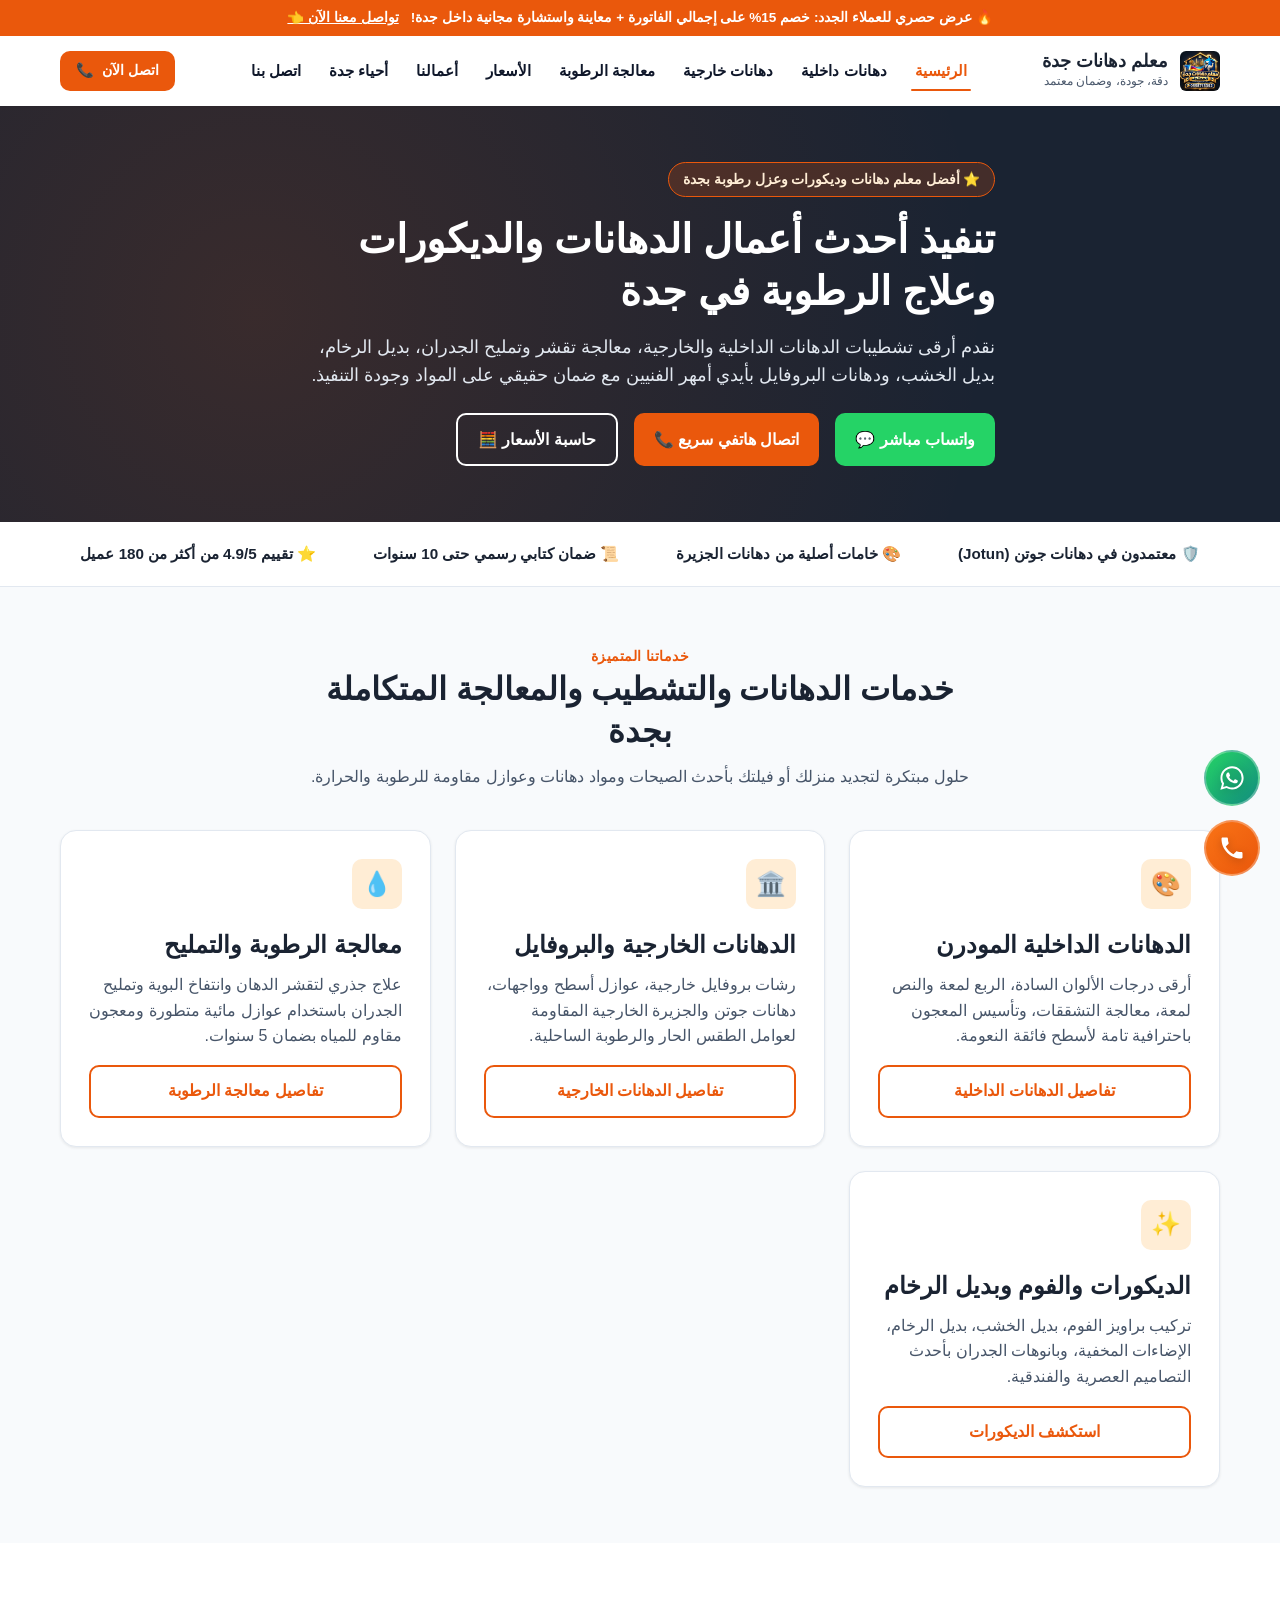
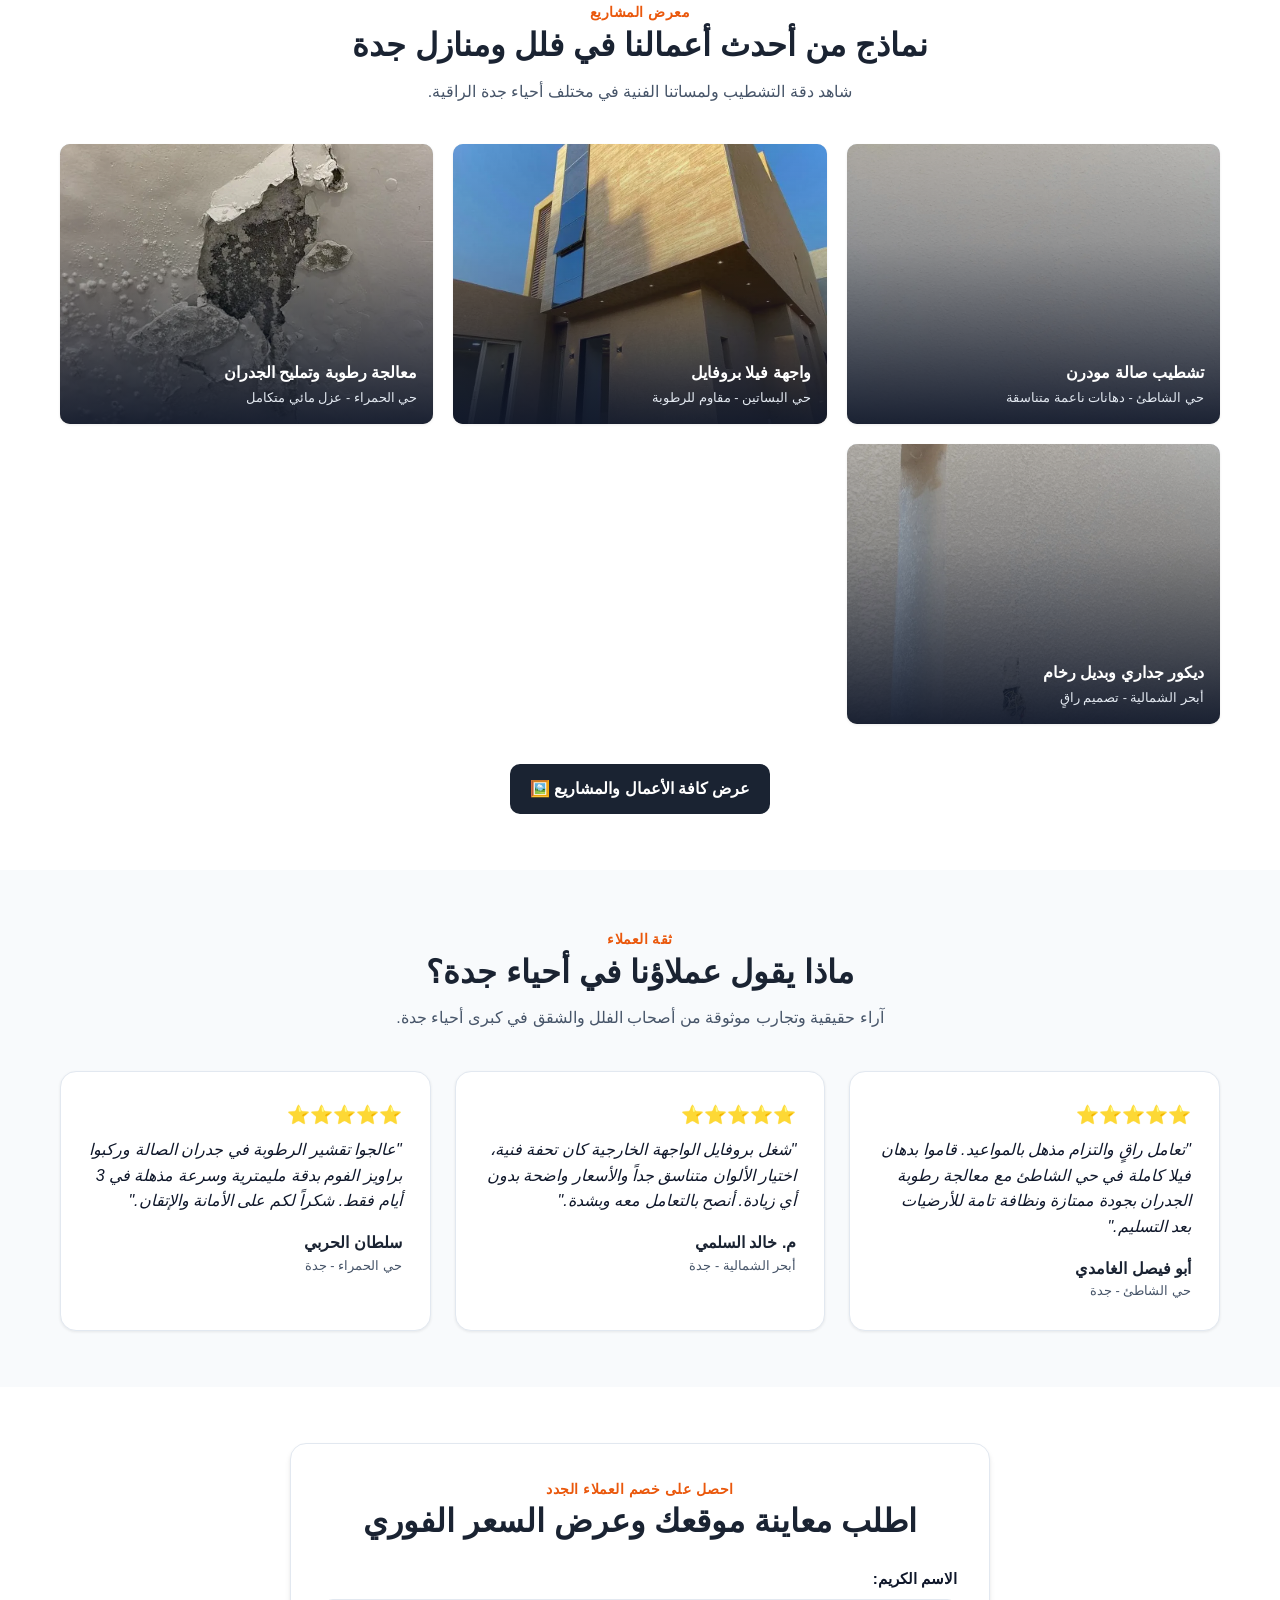
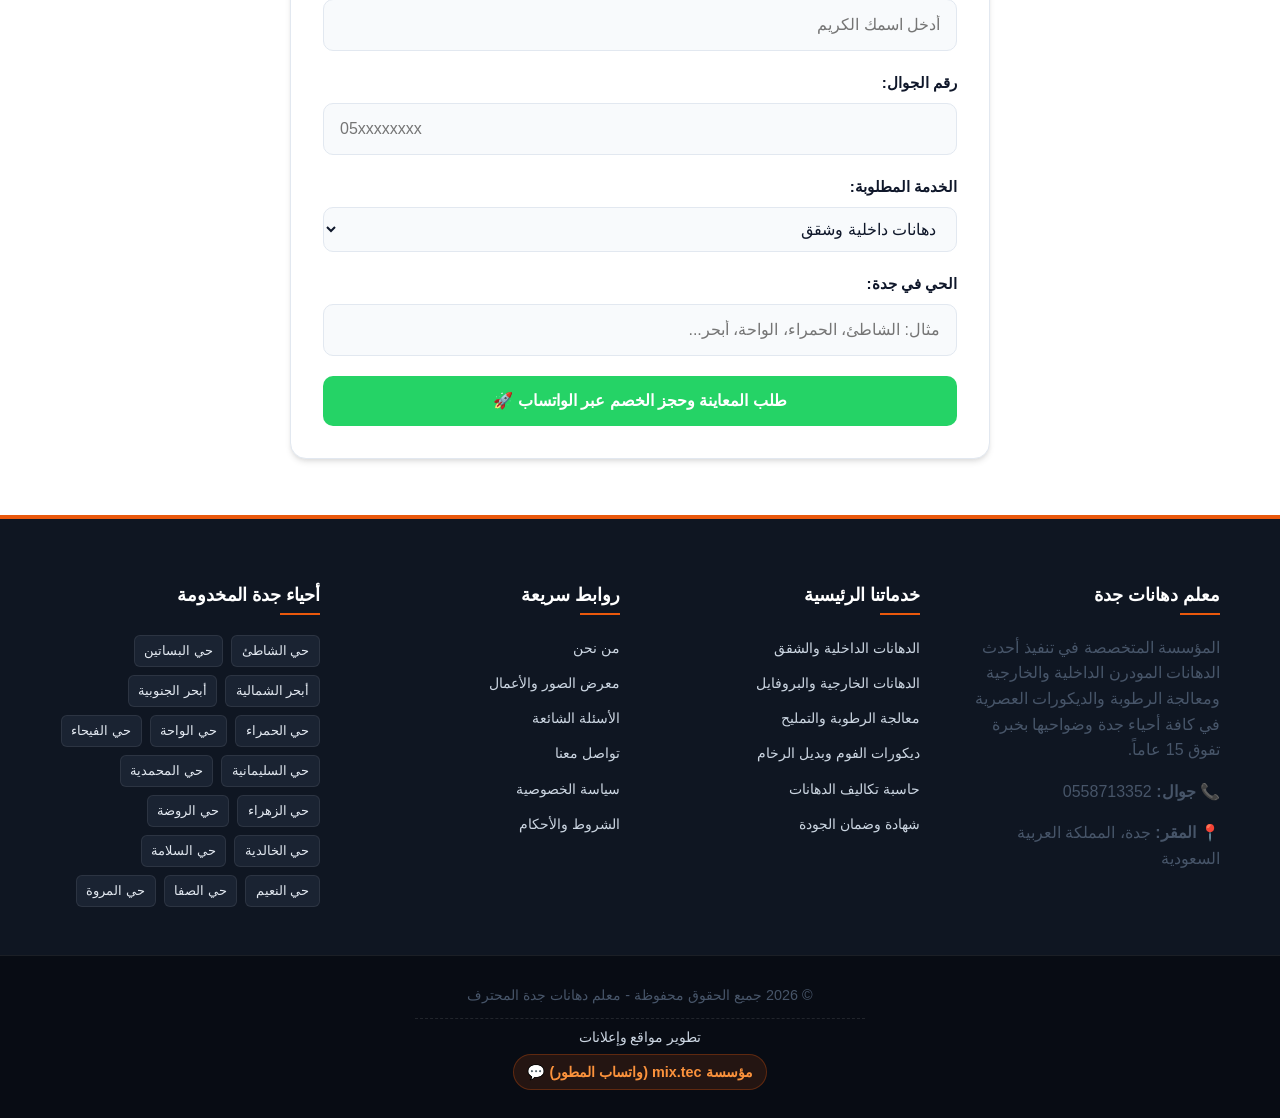
<file: index.html>
<!DOCTYPE html>
<html lang="ar" dir="rtl">
<head>
  <meta charset="UTF-8">
  <meta name="viewport" content="width=device-width, initial-scale=1.0">
  <title>معلم دهانات جدة المحترف | دهانات داخلية وخارجية ومعالجة الرطوبة والديكورات</title>
  <meta name="description" content="معلم دهانات بجدة لتنفيذ كافة أعمال الدهانات الداخلية والخارجية، معالجة رطوبة وتمليح الجدران، الديكورات الحديثة، الفوم، بديل الرخام، والبروفايل بأعلى جودة وضمان معتمد.">
  <link rel="canonical" href="https://jeddah-paints.dev/">
  
  <!-- Favicon & Manifest -->
  <link rel="icon" type="image/webp" href="images/logo_result.webp">
  <link rel="manifest" href="manifest.json">
  <meta name="theme-color" content="#1a2332">

  <!-- Open Graph & Social Share Preview Meta Tags -->
  <meta property="og:site_name" content="معلم دهانات جدة المحترف">
  <meta property="og:title" content="معلم دهانات جدة المحترف | دهانات داخلية وخارجية ومعالجة الرطوبة">
  <meta property="og:description" content="أفضل معلم بوية ودهانات وعزل رطوبة في جدة. تنفيذ سريع، دقة متناهية، أسعار منافسة في جميع أحياء جدة.">
  <meta property="og:image" content="https://jeddah-paints.dev/images/logo_result.webp">
  <meta property="og:image:secure_url" content="https://jeddah-paints.dev/images/logo_result.webp">
  <meta property="og:image:type" content="image/webp">
  <meta property="og:image:width" content="600">
  <meta property="og:image:height" content="600">
  <meta property="og:url" content="https://jeddah-paints.dev/">
  <meta property="og:type" content="website">
  <meta name="twitter:card" content="summary_large_image">
  <meta name="twitter:image" content="https://jeddah-paints.dev/images/logo_result.webp">

  <!-- Critical Preload -->
  <link rel="preload" as="image" href="images/logo_result.webp" fetchpriority="high">
  
  <!-- CSS -->
  <link rel="stylesheet" href="style.css">

  <!-- JSON-LD Local SEO Schema with Google Stars (AggregateRating) -->
  <script type="application/ld+json">
  {
    "@context": "https://schema.org",
    "@type": "HomeAndConstructionBusiness",
    "name": "معلم دهانات جدة المحترف",
    "image": "https://jeddah-paints.dev/images/logo_result.webp",
    "telephone": "+966558713352",
    "url": "https://jeddah-paints.dev/",
    "address": {
      "@type": "PostalAddress",
      "addressLocality": "جدة",
      "addressRegion": "منطقة مكة المكرمة",
      "addressCountry": "SA"
    },
    "geo": {
      "@type": "GeoCoordinates",
      "latitude": 21.543333,
      "longitude": 39.172778
    },
    "aggregateRating": {
      "@type": "AggregateRating",
      "ratingValue": "4.9",
      "reviewCount": "184",
      "bestRating": "5",
      "worstRating": "1"
    },
    "openingHoursSpecification": {
      "@type": "OpeningHoursSpecification",
      "dayOfWeek": ["Saturday", "Sunday", "Monday", "Tuesday", "Wednesday", "Thursday", "Friday"],
      "opens": "07:00",
      "closes": "23:00"
    },
    "priceRange": "$$"
  }
  </script>
</head>
<body>

  <!-- Top Announcement Promo Bar -->
  <div class="top-promo-bar">
    <span>🔥 <strong>عرض حصري للعملاء الجدد:</strong> خصم 15% على إجمالي الفاتورة + معاينة واستشارة مجانية داخل جدة!</span>
    <a href="https://wa.me/966558713352?text=أرغب%20في%20الاستفادة%20من%20خصم%20العملاء%20الجدد">تواصل معنا الآن 👈</a>
  </div>

  <!-- Header -->
  <header class="header">
    <div class="container header-container">
      <a href="index.html" class="brand-wrapper" title="معلم دهانات جدة المحترف">
        <img src="images/logo_result.webp" alt="شعار معلم دهانات جدة" class="brand-logo" width="40" height="40">
        <div class="brand-info">
          <span class="brand-title">معلم دهانات جدة</span>
          <span class="brand-subtitle">دقة، جودة، وضمان معتمد</span>
        </div>
      </a>

      <!-- القائمة الرئيسية العلوية شاملة كافة الخدمات -->
      <nav class="nav-menu" aria-label="القائمة الرئيسية">
        <a href="index.html" class="nav-link active">الرئيسية</a>
        <a href="interior-painting.html" class="nav-link">دهانات داخلية</a>
        <a href="exterior-painting.html" class="nav-link">دهانات خارجية</a>
        <a href="moisture-treatment.html" class="nav-link">معالجة الرطوبة</a>
        <a href="prices.html" class="nav-link">الأسعار</a>
        <a href="our-works.html" class="nav-link">أعمالنا</a>
        <a href="city-landing.html" class="nav-link">أحياء جدة</a>
        <a href="contact-us.html" class="nav-link">اتصل بنا</a>
      </nav>

      <div class="header-actions">
        <a href="tel:0558713352" class="btn btn-primary header-call-btn" title="اتصل الآن">
          <span>اتصل الآن</span> 📞
        </a>
        <button class="hamburger-btn" id="hamburgerBtn" aria-label="فتح القائمة المتنقلة" aria-expanded="false">
          <span class="hamburger-line"></span>
          <span class="hamburger-line"></span>
          <span class="hamburger-line"></span>
        </button>
      </div>
    </div>
  </header>

  <!-- Mobile Navigation Overlay -->
  <div class="mobile-nav" id="mobileNav">
    <div class="mobile-nav-panel">
      <div class="mobile-nav-header">
        <span class="brand-title">القائمة الرئيسية</span>
        <button type="button" class="mobile-nav-close" id="mobileNavClose" aria-label="إغلاق القائمة">✕</button>
      </div>
      <ul class="mobile-nav-list">
        <li class="mobile-nav-item"><a href="index.html" class="active">الرئيسية</a></li>
        <li class="mobile-nav-item"><a href="interior-painting.html">دهانات داخلية وديكورات</a></li>
        <li class="mobile-nav-item"><a href="exterior-painting.html">دهانات خارجية وبروفايل</a></li>
        <li class="mobile-nav-item"><a href="moisture-treatment.html">معالجة الرطوبة والتمليح</a></li>
        <li class="mobile-nav-item"><a href="prices.html">حاسبة وتكلفة الأسعار</a></li>
        <li class="mobile-nav-item"><a href="our-works.html">معرض أعمالنا</a></li>
        <li class="mobile-nav-item"><a href="city-landing.html">مناطق وأحياء جدة</a></li>
        <li class="mobile-nav-item"><a href="about-us.html">من نحن</a></li>
        <li class="mobile-nav-item"><a href="faq.html">الأسئلة الشائعة</a></li>
        <li class="mobile-nav-item"><a href="warranty.html">الضمان والجودة</a></li>
        <li class="mobile-nav-item"><a href="contact-us.html">اتصل بنا</a></li>
      </ul>
    </div>
  </div>

  <main>
    <!-- Hero Section -->
    <section class="hero">
      <div class="container hero-content">
        <span class="hero-badge">⭐ أفضل معلم دهانات وديكورات وعزل رطوبة بجدة</span>
        <h1 class="hero-title">تنفيذ أحدث أعمال الدهانات والديكورات وعلاج الرطوبة في جدة</h1>
        <p class="hero-description">نقدم أرقى تشطيبات الدهانات الداخلية والخارجية، معالجة تقشر وتمليح الجدران، بديل الرخام، بديل الخشب، ودهانات البروفايل بأيدي أمهر الفنيين مع ضمان حقيقي على المواد وجودة التنفيذ.</p>
        <div class="hero-ctas">
          <a href="https://wa.me/966558713352?text=السلام%20عليكم%20أرغب%20في%20معاينة%20وطلب%20عرض%20سعر%20للدهانات" class="btn btn-whatsapp">
            واتساب مباشر 💬
          </a>
          <a href="tel:0558713352" class="btn btn-primary">
            اتصال هاتفي سريع 📞
          </a>
          <a href="prices.html" class="btn btn-outline" style="border-color: #ffffff; color: #ffffff;">
            حاسبة الأسعار 🧮
          </a>
        </div>
      </div>
    </section>

    <!-- Trust Badges Strip (شارات الثقة والشركاء) -->
    <section style="background-color: #ffffff; border-bottom: 1px solid var(--border-color); padding: 1.25rem 0;">
      <div class="container" style="display: flex; flex-wrap: wrap; justify-content: space-around; align-items: center; gap: 1rem; text-align: center;">
        <div style="font-weight: 700; color: var(--primary-color); font-size: 0.95rem;">
          🛡️ معتمدون في دهانات جوتن (Jotun)
        </div>
        <div style="font-weight: 700; color: var(--primary-color); font-size: 0.95rem;">
          🎨 خامات أصلية من دهانات الجزيرة
        </div>
        <div style="font-weight: 700; color: var(--primary-color); font-size: 0.95rem;">
          📜 ضمان كتابي رسمي حتى 10 سنوات
        </div>
        <div style="font-weight: 700; color: var(--primary-color); font-size: 0.95rem;">
          ⭐ تقييم 4.9/5 من أكثر من 180 عميل
        </div>
      </div>
    </section>

    <!-- Services Overview -->
    <section class="section">
      <div class="container">
        <div class="section-header">
          <span class="section-subtitle">خدماتنا المتميزة</span>
          <h2>خدمات الدهانات والتشطيب والمعالجة المتكاملة بجدة</h2>
          <p>حلول مبتكرة لتجديد منزلك أو فيلتك بأحدث الصيحات ومواد دهانات وعوازل مقاومة للرطوبة والحرارة.</p>
        </div>

        <div class="grid">
          <!-- خدمة 1 -->
          <div class="card">
            <div class="card-icon">🎨</div>
            <h3>الدهانات الداخلية المودرن</h3>
            <p>أرقى درجات الألوان السادة، الربع لمعة والنص لمعة، معالجة التشققات، وتأسيس المعجون باحترافية تامة لأسطح فائقة النعومة.</p>
            <a href="interior-painting.html" class="btn btn-outline btn-block">تفاصيل الدهانات الداخلية</a>
          </div>

          <!-- خدمة 2 -->
          <div class="card">
            <div class="card-icon">🏛️</div>
            <h3>الدهانات الخارجية والبروفايل</h3>
            <p>رشات بروفايل خارجية، عوازل أسطح وواجهات، دهانات جوتن والجزيرة الخارجية المقاومة لعوامل الطقس الحار والرطوبة الساحلية.</p>
            <a href="exterior-painting.html" class="btn btn-outline btn-block">تفاصيل الدهانات الخارجية</a>
          </div>

          <!-- خدمة 3 -->
          <div class="card">
            <div class="card-icon">💧</div>
            <h3>معالجة الرطوبة والتمليح</h3>
            <p>علاج جذري لتقشر الدهان وانتفاخ البوية وتمليح الجدران باستخدام عوازل مائية متطورة ومعجون مقاوم للمياه بضمان 5 سنوات.</p>
            <a href="moisture-treatment.html" class="btn btn-outline btn-block">تفاصيل معالجة الرطوبة</a>
          </div>

          <!-- خدمة 4 -->
          <div class="card">
            <div class="card-icon">✨</div>
            <h3>الديكورات والفوم وبديل الرخام</h3>
            <p>تركيب براويز الفوم، بديل الخشب، بديل الرخام، الإضاءات المخفية، وبانوهات الجدران بأحدث التصاميم العصرية والفندقية.</p>
            <a href="interior-painting.html" class="btn btn-outline btn-block">استكشف الديكورات</a>
          </div>
        </div>
      </div>
    </section>

    <!-- Featured Gallery -->
    <section class="section section-bg-white">
      <div class="container">
        <div class="section-header">
          <span class="section-subtitle">معرض المشاريع</span>
          <h2>نماذج من أحدث أعمالنا في فلل ومنازل جدة</h2>
          <p>شاهد دقة التشطيب ولمساتنا الفنية في مختلف أحياء جدة الراقية.</p>
        </div>

        <div class="gallery-grid">
          <div class="gallery-item">
            <img src="images/interior-painting-11_result.webp" alt="صالة مودرن بتشطيب دهان داخلي فاخر بجدة" width="400" height="300" loading="lazy" decoding="async">
            <div class="gallery-overlay">
              <h3>تشطيب صالة مودرن</h3>
              <p>حي الشاطئ - دهانات ناعمة متناسقة</p>
            </div>
          </div>

          <div class="gallery-item">
            <img src="images/Exterior-Painting(1)_result_result_result.webp" alt="واجهة فيلا بروفايل خارجي حديثة بجدة" width="400" height="300" loading="lazy" decoding="async">
            <div class="gallery-overlay">
              <h3>واجهة فيلا بروفايل</h3>
              <p>حي البساتين - مقاوم للرطوبة</p>
            </div>
          </div>

          <div class="gallery-item">
            <img src="images/moisture-treatment (1)_result.webp" alt="معالجة رطوبة الجدران وعزل الأملاح بجدة" width="400" height="300" loading="lazy" decoding="async">
            <div class="gallery-overlay">
              <h3>معالجة رطوبة وتمليح الجدران</h3>
              <p>حي الحمراء - عزل مائي متكامل</p>
            </div>
          </div>

          <div class="gallery-item">
            <img src="images/interior-painting-12_result.webp" alt="ديكور جداري فاخر مع إضاءة مخفية" width="400" height="300" loading="lazy" decoding="async">
            <div class="gallery-overlay">
              <h3>ديكور جداري وبديل رخام</h3>
              <p>أبحر الشمالية - تصميم راقٍ</p>
            </div>
          </div>
        </div>

        <div style="text-align: center; margin-top: 2.5rem;">
          <a href="our-works.html" class="btn btn-secondary">عرض كافة الأعمال والمشاريع 🖼️</a>
        </div>
      </div>
    </section>

    <!-- Testimonials Section (آراء وتقييمات العملاء الحقيقية لتعزيز الثقة) -->
    <section class="section">
      <div class="container">
        <div class="section-header">
          <span class="section-subtitle">ثقة العملاء</span>
          <h2>ماذا يقول عملاؤنا في أحياء جدة؟</h2>
          <p>آراء حقيقية وتجارب موثوقة من أصحاب الفلل والشقق في كبرى أحياء جدة.</p>
        </div>

        <div class="grid">
          <div class="card">
            <div style="color: #f59e0b; margin-bottom: 0.5rem; font-size: 1.15rem;">⭐⭐⭐⭐⭐</div>
            <p style="font-style: italic; color: var(--text-dark); margin-bottom: 1rem;">
              "تعامل راقٍ والتزام مذهل بالمواعيد. قاموا بدهان فيلا كاملة في حي الشاطئ مع معالجة رطوبة الجدران بجودة ممتازة ونظافة تامة للأرضيات بعد التسليم."
            </p>
            <div style="font-weight: 700; color: var(--primary-color);">أبو فيصل الغامدي</div>
            <div style="font-size: 0.8rem; color: var(--text-muted);">حي الشاطئ - جدة</div>
          </div>

          <div class="card">
            <div style="color: #f59e0b; margin-bottom: 0.5rem; font-size: 1.15rem;">⭐⭐⭐⭐⭐</div>
            <p style="font-style: italic; color: var(--text-dark); margin-bottom: 1rem;">
              "شغل بروفايل الواجهة الخارجية كان تحفة فنية، اختيار الألوان متناسق جداً والأسعار واضحة بدون أي زيادة. أنصح بالتعامل معه وبشدة."
            </p>
            <div style="font-weight: 700; color: var(--primary-color);">م. خالد السلمي</div>
            <div style="font-size: 0.8rem; color: var(--text-muted);">أبحر الشمالية - جدة</div>
          </div>

          <div class="card">
            <div style="color: #f59e0b; margin-bottom: 0.5rem; font-size: 1.15rem;">⭐⭐⭐⭐⭐</div>
            <p style="font-style: italic; color: var(--text-dark); margin-bottom: 1rem;">
              "عالجوا تقشير الرطوبة في جدران الصالة وركبوا براويز الفوم بدقة مليمترية وسرعة مذهلة في 3 أيام فقط. شكراً لكم على الأمانة والإتقان."
            </p>
            <div style="font-weight: 700; color: var(--primary-color);">سلطان الحربي</div>
            <div style="font-size: 0.8rem; color: var(--text-muted);">حي الحمراء - جدة</div>
          </div>
        </div>
      </div>
    </section>

    <!-- Quick Conversion Lead Form (مع زر إرسال متوافق 100% للجوال) -->
    <section class="section section-bg-white">
      <div class="container">
        <div class="calc-box">
          <div class="section-header" style="margin-bottom: 1.5rem;">
            <span class="section-subtitle">احصل على خصم العملاء الجدد</span>
            <h2>اطلب معاينة موقعك وعرض السعر الفوري</h2>
          </div>

          <form class="smart-lead-form" id="homeLeadForm">
            <div class="form-group">
              <label for="homeName" class="form-label">الاسم الكريم:</label>
              <input type="text" id="homeName" name="client_name" class="form-control" placeholder="أدخل اسمك الكريم" required>
            </div>

            <div class="form-group">
              <label for="homePhone" class="form-label">رقم الجوال:</label>
              <input type="tel" id="homePhone" name="client_phone" class="form-control" placeholder="05xxxxxxxx" required>
            </div>

            <div class="form-group">
              <label for="homeService" class="form-label">الخدمة المطلوبة:</label>
              <select id="homeService" name="service_type" class="form-control" required>
                <option value="دهانات داخلية">دهانات داخلية وشقق</option>
                <option value="دهانات خارجية وبروفايل">دهانات خارجية وواجهات بروفايل</option>
                <option value="معالجة رطوبة وتمليح الجدران">معالجة رطوبة وتمليح الجدران</option>
                <option value="ديكورات وفوم وبديل رخام">ديكورات (فوم - بديل رخام - بديل خشب)</option>
                <option value="ترميم وتجديد دهانات">ترميم وتجديد دهانات شاملة</option>
              </select>
            </div>

            <div class="form-group">
              <label for="homeDistrict" class="form-label">الحي في جدة:</label>
              <input type="text" id="homeDistrict" name="district" class="form-control" placeholder="مثال: الشاطئ، الحمراء، الواحة، أبحر..." required>
            </div>

            <button type="submit" class="btn btn-whatsapp btn-block">
              طلب المعاينة وحجز الخصم عبر الواتساب 🚀
            </button>
          </form>
        </div>
      </div>
    </section>
  </main>

  <!-- Luxury Floating CTAs with SVG Icons & Pulse Animation -->
  <div class="floating-contact-right" aria-label="أزرار التواصل السريع">
    <a href="https://wa.me/966558713352?text=السلام%20عليكم%20أرغب%20بالاستفسار%20عن%20خدمات%20الدهانات" class="floating-btn whatsapp" title="تواصل عبر الواتساب" target="_blank" rel="noopener">
      <svg viewBox="0 0 24 24" aria-hidden="true">
        <path d="M12.04 2c-5.46 0-9.91 4.45-9.91 9.91 0 1.75.46 3.45 1.32 4.95L2.05 22l5.25-1.38c1.45.79 3.08 1.21 4.74 1.21 5.46 0 9.91-4.45 9.91-9.91 0-2.65-1.03-5.14-2.9-7.01A9.816 9.816 0 0012.04 2zm0 18.15c-1.49 0-2.95-.4-4.22-1.16l-.3-.18-3.13.82.83-3.05-.2-.31a8.17 8.17 0 01-1.25-4.36c0-4.54 3.7-8.24 8.24-8.24 2.2 0 4.27.86 5.82 2.42a8.18 8.18 0 012.42 5.82c0 4.54-3.7 8.24-8.24 8.24zm4.52-6.17c-.25-.12-1.47-.72-1.7-.81-.23-.08-.39-.12-.56.12-.17.25-.64.81-.79.97-.14.17-.29.19-.54.06-.25-.12-1.05-.39-2-1.23-.74-.66-1.24-1.47-1.39-1.71-.14-.25-.02-.38.11-.5.11-.11.25-.29.37-.43.12-.14.17-.25.25-.41.08-.17.04-.31-.02-.43s-.56-1.34-.76-1.84c-.2-.48-.41-.42-.56-.43h-.48c-.17 0-.43.06-.66.31-.22.25-.86.84-.86 2.05s.88 2.38 1 2.54c.12.17 1.73 2.64 4.2 3.7.59.25 1.05.41 1.41.52.59.19 1.13.16 1.56.1.48-.07 1.47-.6 1.68-1.18.21-.58.21-1.07.14-1.18-.06-.11-.23-.17-.48-.29z"/>
      </svg>
    </a>
    <a href="tel:0558713352" class="floating-btn call" title="اتصال هاتفي مباشر">
      <svg viewBox="0 0 24 24" aria-hidden="true">
        <path d="M6.62 10.79c1.44 2.83 3.76 5.14 6.59 6.59l2.2-2.2c.27-.27.67-.36 1.02-.24 1.12.37 2.33.57 3.57.57.55 0 1 .45 1 1V20c0 .55-.45 1-1 1-9.39 0-17-7.61-17-17 0-.55.45-1 1-1h3.5c.55 0 1 .45 1 1 0 1.25.2 2.45.57 3.57.11.35.03.74-.25 1.02l-2.2 2.2z"/>
      </svg>
    </a>
  </div>

  <div class="floating-scroll-left" id="scrollTopContainer" aria-label="الصعود للأعلى">
    <button class="scroll-top-btn" id="scrollTopBtn" title="الرجوع للأعلى" aria-label="الرجوع لأعلى الصفحة">
      <svg viewBox="0 0 24 24" aria-hidden="true">
        <path d="M7.41 15.41L12 10.83l4.59 4.58L18 14l-6-6-6 6z"/>
      </svg>
    </button>
  </div>

  <!-- Unified Footer with 16 Neighborhoods & Stacked Credits -->
  <footer class="footer">
    <div class="container">
      <div class="footer-grid">
        <div class="footer-column">
          <h3>معلم دهانات جدة</h3>
          <p>المؤسسة المتخصصة في تنفيذ أحدث الدهانات المودرن الداخلية والخارجية ومعالجة الرطوبة والديكورات العصرية في كافة أحياء جدة وضواحيها بخبرة تفوق 15 عاماً.</p>
          <p>📞 <strong>جوال:</strong> 0558713352</p>
          <p>📍 <strong>المقر:</strong> جدة، المملكة العربية السعودية</p>
        </div>

        <div class="footer-column">
          <h3>خدماتنا الرئيسية</h3>
          <ul class="footer-links">
            <li><a href="interior-painting.html">الدهانات الداخلية والشقق</a></li>
            <li><a href="exterior-painting.html">الدهانات الخارجية والبروفايل</a></li>
            <li><a href="moisture-treatment.html">معالجة الرطوبة والتمليح</a></li>
            <li><a href="interior-painting.html">ديكورات الفوم وبديل الرخام</a></li>
            <li><a href="prices.html">حاسبة تكاليف الدهانات</a></li>
            <li><a href="warranty.html">شهادة وضمان الجودة</a></li>
          </ul>
        </div>

        <div class="footer-column">
          <h3>روابط سريعة</h3>
          <ul class="footer-links">
            <li><a href="about-us.html">من نحن</a></li>
            <li><a href="our-works.html">معرض الصور والأعمال</a></li>
            <li><a href="faq.html">الأسئلة الشائعة</a></li>
            <li><a href="contact-us.html">تواصل معنا</a></li>
            <li><a href="privacy-policy.html">سياسة الخصوصية</a></li>
            <li><a href="terms-conditions.html">الشروط والأحكام</a></li>
          </ul>
        </div>

        <div class="footer-column">
          <h3>أحياء جدة المخدومة</h3>
          <div class="seo-tags-cloud">
            <span class="seo-tag">حي الشاطئ</span>
            <span class="seo-tag">حي البساتين</span>
            <span class="seo-tag">أبحر الشمالية</span>
            <span class="seo-tag">أبحر الجنوبية</span>
            <span class="seo-tag">حي الحمراء</span>
            <span class="seo-tag">حي الواحة</span>
            <span class="seo-tag">حي الفيحاء</span>
            <span class="seo-tag">حي السليمانية</span>
            <span class="seo-tag">حي المحمدية</span>
            <span class="seo-tag">حي الزهراء</span>
            <span class="seo-tag">حي الروضة</span>
            <span class="seo-tag">حي الخالدية</span>
            <span class="seo-tag">حي السلامة</span>
            <span class="seo-tag">حي النعيم</span>
            <span class="seo-tag">حي الصفا</span>
            <span class="seo-tag">حي المروة</span>
          </div>
        </div>
      </div>
    </div>

    <!-- Stacked Bottom Credits -->
    <div class="footer-bottom">
      <div class="container footer-bottom-container">
        <p>© 2026 جميع الحقوق محفوظة - معلم دهانات جدة المحترف</p>
        <div class="dev-credit-wrapper">
          <span class="dev-credit-title">تطوير مواقع وإعلانات</span>
          <a href="https://wa.me/966578539687" class="dev-credit-link" target="_blank" rel="noopener">
            مؤسسة mix.tec (واتساب المطور) 💬
          </a>
        </div>
      </div>
    </div>
  </footer>

  <script src="script.js" defer></script>
</body>
</html>
</file>
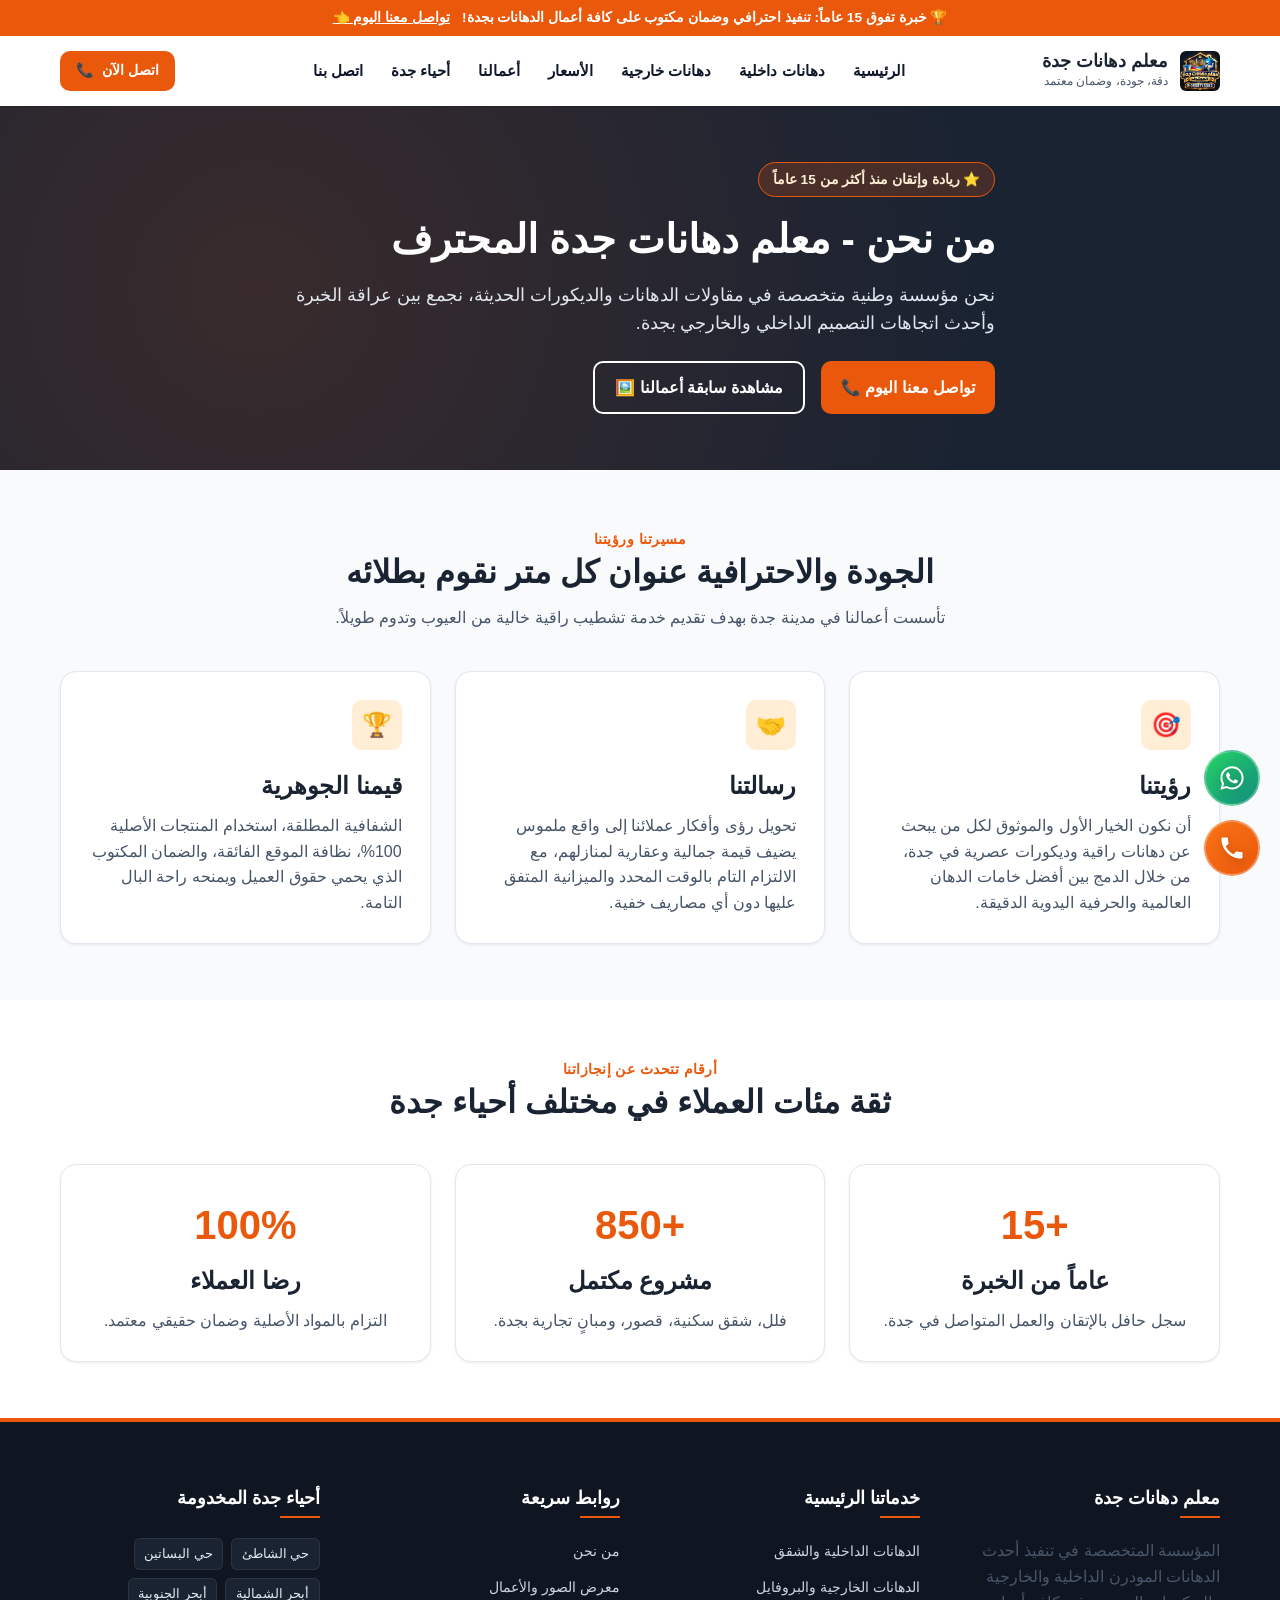
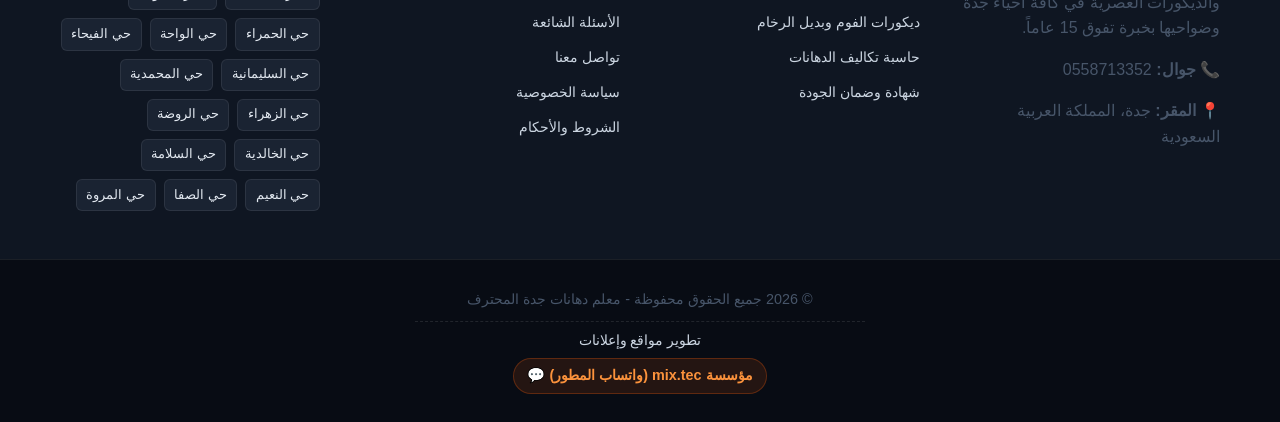
<file: about-us.html>
<!DOCTYPE html>
<html lang="ar" dir="rtl">
<head>
  <meta charset="UTF-8">
  <meta name="viewport" content="width=device-width, initial-scale=1.0">
  <title>من نحن | معلم دهانات جدة المحترف - خبرة 15 عاماً في التشطيبات</title>
  <meta name="description" content="تعرف على معلم دهانات جدة المحترف، خبرة تزيد عن 15 عاماً في تنفيذ أرقى أعمال الدهانات والديكورات الداخلية والخارجية والواجهات بجدة مع ضمان الجودة.">
  <link rel="canonical" href="https://jeddah-paints.dev/about-us.html">
  
  <link rel="icon" type="image/webp" href="images/logo_result.webp">
  <link rel="manifest" href="manifest.json">
  <meta name="theme-color" content="#1a2332">

  <!-- Open Graph & Social Share Preview Meta Tags -->
  <meta property="og:site_name" content="معلم دهانات جدة المحترف">
  <meta property="og:title" content="من نحن | معلم دهانات جدة المحترف">
  <meta property="og:description" content="فريق فني متكامل متخصص في تشطيبات الفلل والقصور والشقق والمباني بأعلى معايير الإتقان.">
  <meta property="og:image" content="https://jeddah-paints.dev/images/logo_result.webp">
  <meta property="og:image:secure_url" content="https://jeddah-paints.dev/images/logo_result.webp">
  <meta property="og:image:type" content="image/webp">
  <meta property="og:image:width" content="600">
  <meta property="og:image:height" content="600">
  <meta property="og:url" content="https://jeddah-paints.dev/about-us.html">
  <meta property="og:type" content="website">
  <meta name="twitter:card" content="summary_large_image">
  <meta name="twitter:image" content="https://jeddah-paints.dev/images/logo_result.webp">

  <link rel="preload" as="image" href="images/logo_result.webp" fetchpriority="high">
  <link rel="stylesheet" href="style.css">
</head>
<body>

  <!-- Top Announcement Promo Bar -->
  <div class="top-promo-bar">
    <span>🏆 <strong>خبرة تفوق 15 عاماً:</strong> تنفيذ احترافي وضمان مكتوب على كافة أعمال الدهانات بجدة!</span>
    <a href="https://wa.me/966558713352?text=أود%20التعرف%20على%20خدماتكم%20وطلب%20استشارة">تواصل معنا اليوم 👈</a>
  </div>

  <!-- Header -->
  <header class="header">
    <div class="container header-container">
      <a href="index.html" class="brand-wrapper" title="معلم دهانات جدة المحترف">
        <img src="images/logo_result.webp" alt="شعار معلم دهانات جدة" class="brand-logo" width="40" height="40">
        <div class="brand-info">
          <span class="brand-title">معلم دهانات جدة</span>
          <span class="brand-subtitle">دقة، جودة، وضمان معتمد</span>
        </div>
      </a>

      <nav class="nav-menu" aria-label="القائمة الرئيسية">
        <a href="index.html" class="nav-link">الرئيسية</a>
        <a href="interior-painting.html" class="nav-link">دهانات داخلية</a>
        <a href="exterior-painting.html" class="nav-link">دهانات خارجية</a>
        <a href="prices.html" class="nav-link">الأسعار</a>
        <a href="our-works.html" class="nav-link">أعمالنا</a>
        <a href="city-landing.html" class="nav-link">أحياء جدة</a>
        <a href="contact-us.html" class="nav-link">اتصل بنا</a>
      </nav>

      <div class="header-actions">
        <a href="tel:0558713352" class="btn btn-primary header-call-btn" title="اتصل الآن">
          <span>اتصل الآن</span> 📞
        </a>
        <button class="hamburger-btn" id="hamburgerBtn" aria-label="فتح القائمة المتنقلة" aria-expanded="false">
          <span class="hamburger-line"></span>
          <span class="hamburger-line"></span>
          <span class="hamburger-line"></span>
        </button>
      </div>
    </div>
  </header>

  <!-- Mobile Navigation Overlay -->
  <div class="mobile-nav" id="mobileNav">
    <div class="mobile-nav-panel">
      <div class="mobile-nav-header">
        <span class="brand-title">القائمة الرئيسية</span>
        <button type="button" class="mobile-nav-close" id="mobileNavClose" aria-label="إغلاق القائمة">✕</button>
      </div>
      <ul class="mobile-nav-list">
        <li class="mobile-nav-item"><a href="index.html">الرئيسية</a></li>
        <li class="mobile-nav-item"><a href="interior-painting.html">دهانات داخلية وديكورات</a></li>
        <li class="mobile-nav-item"><a href="exterior-painting.html">دهانات خارجية وبروفايل</a></li>
        <li class="mobile-nav-item"><a href="prices.html">حاسبة وتكلفة الأسعار</a></li>
        <li class="mobile-nav-item"><a href="our-works.html">معرض أعمالنا</a></li>
        <li class="mobile-nav-item"><a href="city-landing.html">مناطق وأحياء جدة</a></li>
        <li class="mobile-nav-item"><a href="about-us.html" class="active">من نحن</a></li>
        <li class="mobile-nav-item"><a href="faq.html">الأسئلة الشائعة</a></li>
        <li class="mobile-nav-item"><a href="warranty.html">الضمان والجودة</a></li>
        <li class="mobile-nav-item"><a href="contact-us.html">اتصل بنا</a></li>
      </ul>
    </div>
  </div>

  <main>
    <!-- Hero Section -->
    <section class="hero">
      <div class="container hero-content">
        <span class="hero-badge">⭐ ريادة وإتقان منذ أكثر من 15 عاماً</span>
        <h1 class="hero-title">من نحن - معلم دهانات جدة المحترف</h1>
        <p class="hero-description">نحن مؤسسة وطنية متخصصة في مقاولات الدهانات والديكورات الحديثة، نجمع بين عراقة الخبرة وأحدث اتجاهات التصميم الداخلي والخارجي بجدة.</p>
        <div class="hero-ctas">
          <a href="contact-us.html" class="btn btn-primary">تواصل معنا اليوم 📞</a>
          <a href="our-works.html" class="btn btn-outline" style="border-color:#fff; color:#fff;">مشاهدة سابقة أعمالنا 🖼️</a>
        </div>
      </div>
    </section>

    <!-- About Content Section -->
    <section class="section">
      <div class="container">
        <div class="section-header">
          <span class="section-subtitle">مسيرتنا ورؤيتنا</span>
          <h2>الجودة والاحترافية عنوان كل متر نقوم بطلائه</h2>
          <p>تأسست أعمالنا في مدينة جدة بهدف تقديم خدمة تشطيب راقية خالية من العيوب وتدوم طويلاً.</p>
        </div>

        <div class="grid">
          <div class="card">
            <div class="card-icon">🎯</div>
            <h3>رؤيتنا</h3>
            <p>أن نكون الخيار الأول والموثوق لكل من يبحث عن دهانات راقية وديكورات عصرية في جدة، من خلال الدمج بين أفضل خامات الدهان العالمية والحرفية اليدوية الدقيقة.</p>
          </div>

          <div class="card">
            <div class="card-icon">🤝</div>
            <h3>رسالتنا</h3>
            <p>تحويل رؤى وأفكار عملائنا إلى واقع ملموس يضيف قيمة جمالية وعقارية لمنازلهم، مع الالتزام التام بالوقت المحدد والميزانية المتفق عليها دون أي مصاريف خفية.</p>
          </div>

          <div class="card">
            <div class="card-icon">🏆</div>
            <h3>قيمنا الجوهرية</h3>
            <p>الشفافية المطلقة، استخدام المنتجات الأصلية 100%، نظافة الموقع الفائقة، والضمان المكتوب الذي يحمي حقوق العميل ويمنحه راحة البال التامة.</p>
          </div>
        </div>
      </div>
    </section>

    <!-- Stats Section -->
    <section class="section section-bg-white">
      <div class="container">
        <div class="section-header">
          <span class="section-subtitle">أرقام تتحدث عن إنجازاتنا</span>
          <h2>ثقة مئات العملاء في مختلف أحياء جدة</h2>
        </div>

        <div class="grid" style="text-align: center;">
          <div class="card">
            <div style="font-size: 2.5rem; font-weight: 800; color: var(--accent-color); margin-bottom: 0.5rem;">+15</div>
            <h3>عاماً من الخبرة</h3>
            <p>سجل حافل بالإتقان والعمل المتواصل في جدة.</p>
          </div>

          <div class="card">
            <div style="font-size: 2.5rem; font-weight: 800; color: var(--accent-color); margin-bottom: 0.5rem;">+850</div>
            <h3>مشروع مكتمل</h3>
            <p>فلل، شقق سكنية، قصور، ومبانٍ تجارية بجدة.</p>
          </div>

          <div class="card">
            <div style="font-size: 2.5rem; font-weight: 800; color: var(--accent-color); margin-bottom: 0.5rem;">100%</div>
            <h3>رضا العملاء</h3>
            <p>التزام بالمواد الأصلية وضمان حقيقي معتمد.</p>
          </div>
        </div>
      </div>
    </section>
  </main>

  <!-- Luxury Floating CTAs with SVG Icons & Pulse Animation -->
  <div class="floating-contact-right" aria-label="أزرار التواصل السريع">
    <a href="https://wa.me/966558713352?text=السلام%20عليكم%20أود%20التعرف%20على%20خدماتكم" class="floating-btn whatsapp" title="تواصل عبر الواتساب" target="_blank" rel="noopener">
      <svg viewBox="0 0 24 24" aria-hidden="true">
        <path d="M12.04 2c-5.46 0-9.91 4.45-9.91 9.91 0 1.75.46 3.45 1.32 4.95L2.05 22l5.25-1.38c1.45.79 3.08 1.21 4.74 1.21 5.46 0 9.91-4.45 9.91-9.91 0-2.65-1.03-5.14-2.9-7.01A9.816 9.816 0 0012.04 2zm0 18.15c-1.49 0-2.95-.4-4.22-1.16l-.3-.18-3.13.82.83-3.05-.2-.31a8.17 8.17 0 01-1.25-4.36c0-4.54 3.7-8.24 8.24-8.24 2.2 0 4.27.86 5.82 2.42a8.18 8.18 0 012.42 5.82c0 4.54-3.7 8.24-8.24 8.24zm4.52-6.17c-.25-.12-1.47-.72-1.7-.81-.23-.08-.39-.12-.56.12-.17.25-.64.81-.79.97-.14.17-.29.19-.54.06-.25-.12-1.05-.39-2-1.23-.74-.66-1.24-1.47-1.39-1.71-.14-.25-.02-.38.11-.5.11-.11.25-.29.37-.43.12-.14.17-.25.25-.41.08-.17.04-.31-.02-.43s-.56-1.34-.76-1.84c-.2-.48-.41-.42-.56-.43h-.48c-.17 0-.43.06-.66.31-.22.25-.86.84-.86 2.05s.88 2.38 1 2.54c.12.17 1.73 2.64 4.2 3.7.59.25 1.05.41 1.41.52.59.19 1.13.16 1.56.1.48-.07 1.47-.6 1.68-1.18.21-.58.21-1.07.14-1.18-.06-.11-.23-.17-.48-.29z"/>
      </svg>
    </a>
    <a href="tel:0558713352" class="floating-btn call" title="اتصال هاتفي مباشر">
      <svg viewBox="0 0 24 24" aria-hidden="true">
        <path d="M6.62 10.79c1.44 2.83 3.76 5.14 6.59 6.59l2.2-2.2c.27-.27.67-.36 1.02-.24 1.12.37 2.33.57 3.57.57.55 0 1 .45 1 1V20c0 .55-.45 1-1 1-9.39 0-17-7.61-17-17 0-.55.45-1 1-1h3.5c.55 0 1 .45 1 1 0 1.25.2 2.45.57 3.57.11.35.03.74-.25 1.02l-2.2 2.2z"/>
      </svg>
    </a>
  </div>

  <div class="floating-scroll-left" id="scrollTopContainer" aria-label="الصعود للأعلى">
    <button class="scroll-top-btn" id="scrollTopBtn" title="الرجوع للأعلى" aria-label="الرجوع لأعلى الصفحة">
      <svg viewBox="0 0 24 24" aria-hidden="true">
        <path d="M7.41 15.41L12 10.83l4.59 4.58L18 14l-6-6-6 6z"/>
      </svg>
    </button>
  </div>

  <!-- Unified Footer with 16 Neighborhoods & Stacked Credits -->
  <footer class="footer">
    <div class="container">
      <div class="footer-grid">
        <div class="footer-column">
          <h3>معلم دهانات جدة</h3>
          <p>المؤسسة المتخصصة في تنفيذ أحدث الدهانات المودرن الداخلية والخارجية والديكورات العصرية في كافة أحياء جدة وضواحيها بخبرة تفوق 15 عاماً.</p>
          <p>📞 <strong>جوال:</strong> 0558713352</p>
          <p>📍 <strong>المقر:</strong> جدة، المملكة العربية السعودية</p>
        </div>

        <div class="footer-column">
          <h3>خدماتنا الرئيسية</h3>
          <ul class="footer-links">
            <li><a href="interior-painting.html">الدهانات الداخلية والشقق</a></li>
            <li><a href="exterior-painting.html">الدهانات الخارجية والبروفايل</a></li>
            <li><a href="interior-painting.html">ديكورات الفوم وبديل الرخام</a></li>
            <li><a href="prices.html">حاسبة تكاليف الدهانات</a></li>
            <li><a href="warranty.html">شهادة وضمان الجودة</a></li>
          </ul>
        </div>

        <div class="footer-column">
          <h3>روابط سريعة</h3>
          <ul class="footer-links">
            <li><a href="about-us.html">من نحن</a></li>
            <li><a href="our-works.html">معرض الصور والأعمال</a></li>
            <li><a href="faq.html">الأسئلة الشائعة</a></li>
            <li><a href="contact-us.html">تواصل معنا</a></li>
            <li><a href="privacy-policy.html">سياسة الخصوصية</a></li>
            <li><a href="terms-conditions.html">الشروط والأحكام</a></li>
          </ul>
        </div>

        <div class="footer-column">
          <h3>أحياء جدة المخدومة</h3>
          <div class="seo-tags-cloud">
            <span class="seo-tag">حي الشاطئ</span>
            <span class="seo-tag">حي البساتين</span>
            <span class="seo-tag">أبحر الشمالية</span>
            <span class="seo-tag">أبحر الجنوبية</span>
            <span class="seo-tag">حي الحمراء</span>
            <span class="seo-tag">حي الواحة</span>
            <span class="seo-tag">حي الفيحاء</span>
            <span class="seo-tag">حي السليمانية</span>
            <span class="seo-tag">حي المحمدية</span>
            <span class="seo-tag">حي الزهراء</span>
            <span class="seo-tag">حي الروضة</span>
            <span class="seo-tag">حي الخالدية</span>
            <span class="seo-tag">حي السلامة</span>
            <span class="seo-tag">حي النعيم</span>
            <span class="seo-tag">حي الصفا</span>
            <span class="seo-tag">حي المروة</span>
          </div>
        </div>
      </div>
    </div>

    <!-- Stacked Bottom Credits -->
    <div class="footer-bottom">
      <div class="container footer-bottom-container">
        <p>© 2026 جميع الحقوق محفوظة - معلم دهانات جدة المحترف</p>
        <div class="dev-credit-wrapper">
          <span class="dev-credit-title">تطوير مواقع وإعلانات</span>
          <a href="https://wa.me/966578539687" class="dev-credit-link" target="_blank" rel="noopener">
            مؤسسة mix.tec (واتساب المطور) 💬
          </a>
        </div>
      </div>
    </div>
  </footer>

  <script src="script.js" defer></script>
</body>
</html>
</file>
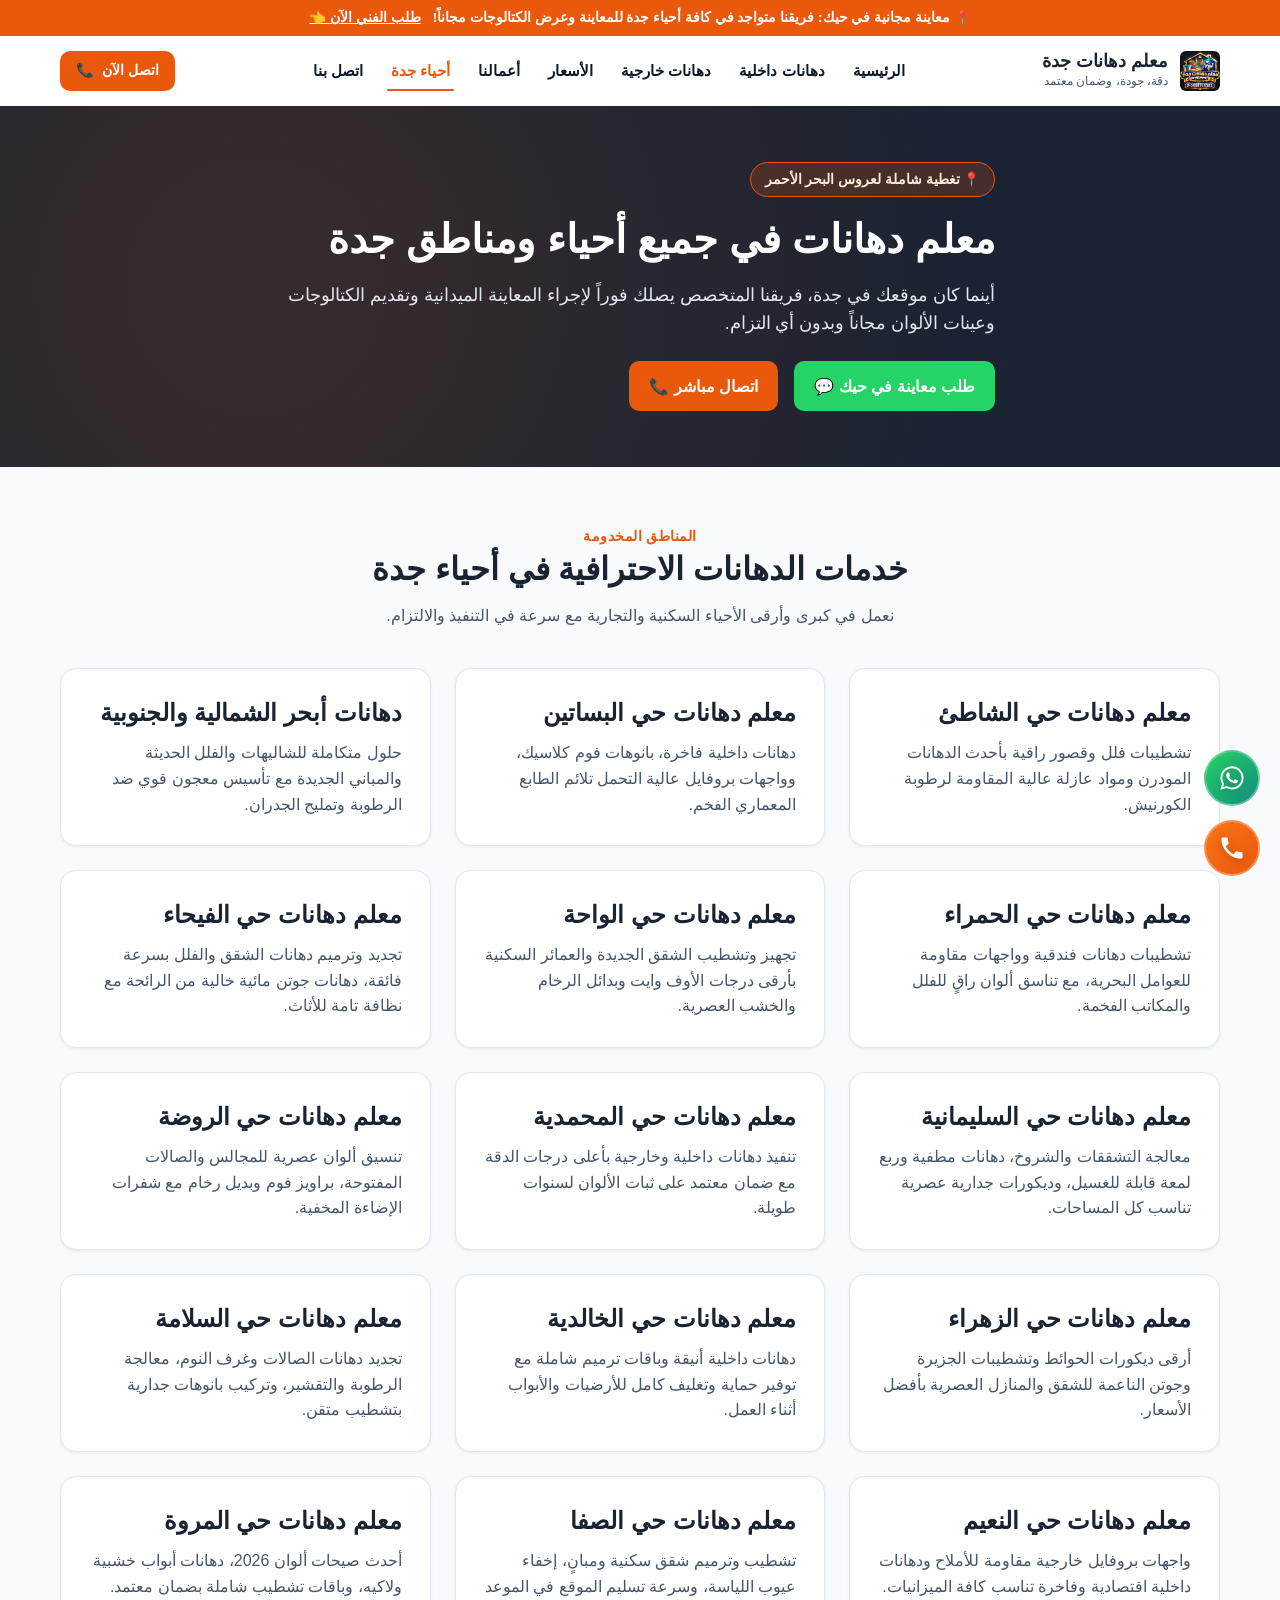
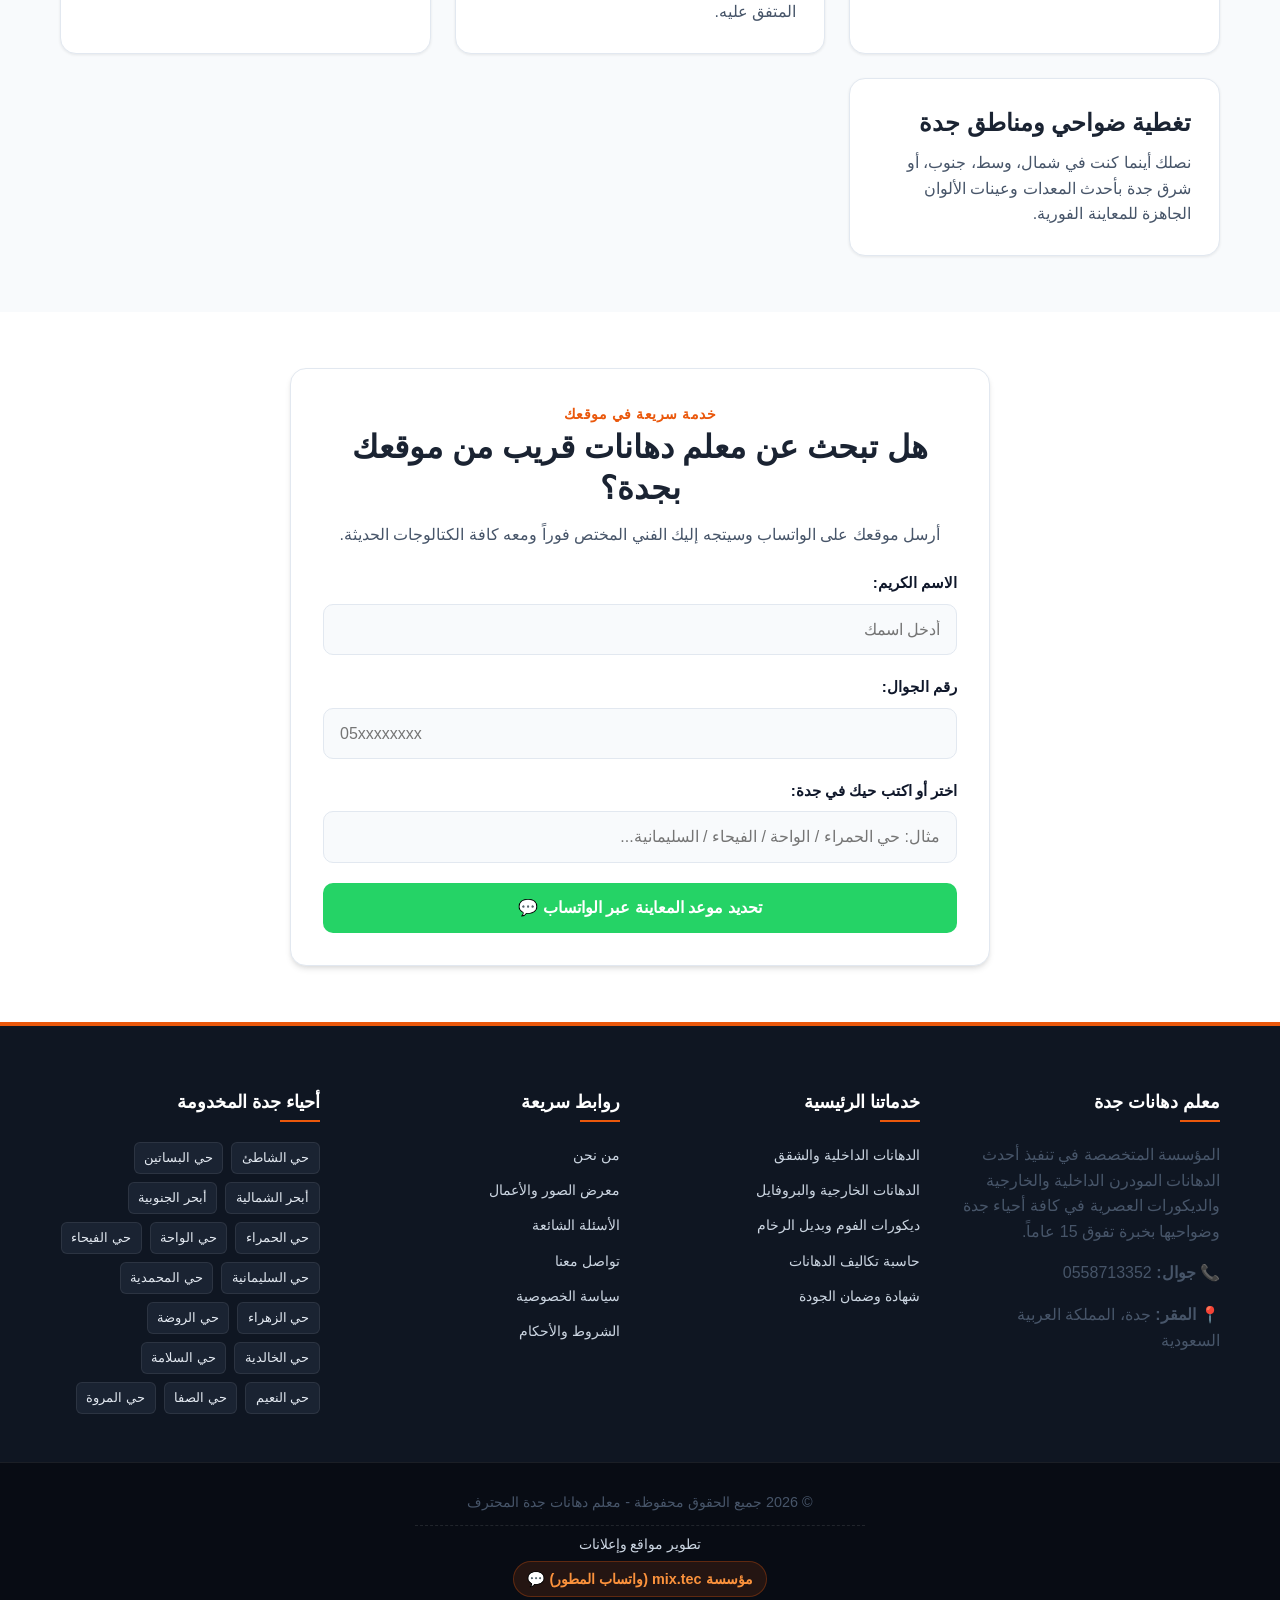
<file: city-landing.html>
<!DOCTYPE html>
<html lang="ar" dir="rtl">
<head>
  <meta charset="UTF-8">
  <meta name="viewport" content="width=device-width, initial-scale=1.0">
  <title>معلم دهانات في جميع أحياء جدة | خدمة سريعة ومعاينة مجانية</title>
  <meta name="description" content="خدمات الدهانات والديكورات متوفرة في كافة أحياء جدة: الشاطئ، البساتين، أبحر، المحمدية، الزهراء، الروضة، الخالدية، السلامة، النعيم، الصفا، المروة، الواحة، الفيحاء، السليمانية، الحمراء.">
  <link rel="canonical" href="https://jeddah-paints.dev/city-landing.html">
  
  <link rel="icon" type="image/webp" href="images/logo_result.webp">
  <link rel="manifest" href="manifest.json">
  <meta name="theme-color" content="#1a2332">

  <!-- Open Graph & Social Share Preview Meta Tags -->
  <meta property="og:site_name" content="معلم دهانات جدة المحترف">
  <meta property="og:title" content="معلم دهانات في كافة أحياء جدة | سرعة وصول وإتقان">
  <meta property="og:description" content="نغطي شمال ووسط وجنوب وشرق جدة بفرق فنية مجهزة لمعاينة وتنفيذ الدهانات فوراً.">
  <meta property="og:image" content="https://jeddah-paints.dev/images/logo_result.webp">
  <meta property="og:image:secure_url" content="https://jeddah-paints.dev/images/logo_result.webp">
  <meta property="og:image:type" content="image/webp">
  <meta property="og:image:width" content="600">
  <meta property="og:image:height" content="600">
  <meta property="og:url" content="https://jeddah-paints.dev/city-landing.html">
  <meta property="og:type" content="website">
  <meta name="twitter:card" content="summary_large_image">
  <meta name="twitter:image" content="https://jeddah-paints.dev/images/logo_result.webp">

  <link rel="preload" as="image" href="images/logo_result.webp" fetchpriority="high">
  <link rel="stylesheet" href="style.css">
</head>
<body>

  <!-- Top Announcement Promo Bar -->
  <div class="top-promo-bar">
    <span>📍 <strong>معاينة مجانية في حيك:</strong> فريقنا متواجد في كافة أحياء جدة للمعاينة وعرض الكتالوجات مجاناً!</span>
    <a href="https://wa.me/966558713352?text=أرغب%20في%20طلب%20معاينة%20مجانية%20في%20حيي">طلب الفني الآن 👈</a>
  </div>

  <!-- Header -->
  <header class="header">
    <div class="container header-container">
      <a href="index.html" class="brand-wrapper" title="معلم دهانات جدة المحترف">
        <img src="images/logo_result.webp" alt="شعار معلم دهانات جدة" class="brand-logo" width="40" height="40">
        <div class="brand-info">
          <span class="brand-title">معلم دهانات جدة</span>
          <span class="brand-subtitle">دقة، جودة، وضمان معتمد</span>
        </div>
      </a>

      <nav class="nav-menu" aria-label="القائمة الرئيسية">
        <a href="index.html" class="nav-link">الرئيسية</a>
        <a href="interior-painting.html" class="nav-link">دهانات داخلية</a>
        <a href="exterior-painting.html" class="nav-link">دهانات خارجية</a>
        <a href="prices.html" class="nav-link">الأسعار</a>
        <a href="our-works.html" class="nav-link">أعمالنا</a>
        <a href="city-landing.html" class="nav-link active">أحياء جدة</a>
        <a href="contact-us.html" class="nav-link">اتصل بنا</a>
      </nav>

      <div class="header-actions">
        <a href="tel:0558713352" class="btn btn-primary header-call-btn" title="اتصل الآن">
          <span>اتصل الآن</span> 📞
        </a>
        <button class="hamburger-btn" id="hamburgerBtn" aria-label="فتح القائمة المتنقلة" aria-expanded="false">
          <span class="hamburger-line"></span>
          <span class="hamburger-line"></span>
          <span class="hamburger-line"></span>
        </button>
      </div>
    </div>
  </header>

  <!-- Mobile Navigation Overlay -->
  <div class="mobile-nav" id="mobileNav">
    <div class="mobile-nav-panel">
      <div class="mobile-nav-header">
        <span class="brand-title">القائمة الرئيسية</span>
        <button type="button" class="mobile-nav-close" id="mobileNavClose" aria-label="إغلاق القائمة">✕</button>
      </div>
      <ul class="mobile-nav-list">
        <li class="mobile-nav-item"><a href="index.html">الرئيسية</a></li>
        <li class="mobile-nav-item"><a href="interior-painting.html">دهانات داخلية وديكورات</a></li>
        <li class="mobile-nav-item"><a href="exterior-painting.html">دهانات خارجية وبروفايل</a></li>
        <li class="mobile-nav-item"><a href="prices.html">حاسبة وتكلفة الأسعار</a></li>
        <li class="mobile-nav-item"><a href="our-works.html">معرض أعمالنا</a></li>
        <li class="mobile-nav-item"><a href="city-landing.html" class="active">مناطق وأحياء جدة</a></li>
        <li class="mobile-nav-item"><a href="about-us.html">من نحن</a></li>
        <li class="mobile-nav-item"><a href="faq.html">الأسئلة الشائعة</a></li>
        <li class="mobile-nav-item"><a href="warranty.html">الضمان والجودة</a></li>
        <li class="mobile-nav-item"><a href="contact-us.html">اتصل بنا</a></li>
      </ul>
    </div>
  </div>

  <main>
    <!-- Hero Section -->
    <section class="hero">
      <div class="container hero-content">
        <span class="hero-badge">📍 تغطية شاملة لعروس البحر الأحمر</span>
        <h1 class="hero-title">معلم دهانات في جميع أحياء ومناطق جدة</h1>
        <p class="hero-description">أينما كان موقعك في جدة، فريقنا المتخصص يصلك فوراً لإجراء المعاينة الميدانية وتقديم الكتالوجات وعينات الألوان مجاناً وبدون أي التزام.</p>
        <div class="hero-ctas">
          <a href="https://wa.me/966558713352?text=السلام%20عليكم%20أريد%20معاينة%20موقعي%20في%20جدة" class="btn btn-whatsapp">
            طلب معاينة في حيك 💬
          </a>
          <a href="tel:0558713352" class="btn btn-primary">
            اتصال مباشر 📞
          </a>
        </div>
      </div>
    </section>

    <!-- Neighborhoods Coverage Grid (16 حي كاملة) -->
    <section class="section">
      <div class="container">
        <div class="section-header">
          <span class="section-subtitle">المناطق المخدومة</span>
          <h2>خدمات الدهانات الاحترافية في أحياء جدة</h2>
          <p>نعمل في كبرى وأرقى الأحياء السكنية والتجارية مع سرعة في التنفيذ والالتزام.</p>
        </div>

        <div class="grid">
          <!-- 1 -->
          <div class="card">
            <h3>معلم دهانات حي الشاطئ</h3>
            <p>تشطيبات فلل وقصور راقية بأحدث الدهانات المودرن ومواد عازلة عالية المقاومة لرطوبة الكورنيش.</p>
          </div>

          <!-- 2 -->
          <div class="card">
            <h3>معلم دهانات حي البساتين</h3>
            <p>دهانات داخلية فاخرة، بانوهات فوم كلاسيك، وواجهات بروفايل عالية التحمل تلائم الطابع المعماري الفخم.</p>
          </div>

          <!-- 3 -->
          <div class="card">
            <h3>دهانات أبحر الشمالية والجنوبية</h3>
            <p>حلول متكاملة للشاليهات والفلل الحديثة والمباني الجديدة مع تأسيس معجون قوي ضد الرطوبة وتمليح الجدران.</p>
          </div>

          <!-- 4 -->
          <div class="card">
            <h3>معلم دهانات حي الحمراء</h3>
            <p>تشطيبات دهانات فندقية وواجهات مقاومة للعوامل البحرية، مع تناسق ألوان راقٍ للفلل والمكاتب الفخمة.</p>
          </div>

          <!-- 5 -->
          <div class="card">
            <h3>معلم دهانات حي الواحة</h3>
            <p>تجهيز وتشطيب الشقق الجديدة والعمائر السكنية بأرقى درجات الأوف وايت وبدائل الرخام والخشب العصرية.</p>
          </div>

          <!-- 6 -->
          <div class="card">
            <h3>معلم دهانات حي الفيحاء</h3>
            <p>تجديد وترميم دهانات الشقق والفلل بسرعة فائقة، دهانات جوتن مائية خالية من الرائحة مع نظافة تامة للأثاث.</p>
          </div>

          <!-- 7 -->
          <div class="card">
            <h3>معلم دهانات حي السليمانية</h3>
            <p>معالجة التشققات والشروخ، دهانات مطفية وربع لمعة قابلة للغسيل، وديكورات جدارية عصرية تناسب كل المساحات.</p>
          </div>

          <!-- 8 -->
          <div class="card">
            <h3>معلم دهانات حي المحمدية</h3>
            <p>تنفيذ دهانات داخلية وخارجية بأعلى درجات الدقة مع ضمان معتمد على ثبات الألوان لسنوات طويلة.</p>
          </div>

          <!-- 9 -->
          <div class="card">
            <h3>معلم دهانات حي الروضة</h3>
            <p>تنسيق ألوان عصرية للمجالس والصالات المفتوحة، براويز فوم وبديل رخام مع شفرات الإضاءة المخفية.</p>
          </div>

          <!-- 10 -->
          <div class="card">
            <h3>معلم دهانات حي الزهراء</h3>
            <p>أرقى ديكورات الحوائط وتشطيبات الجزيرة وجوتن الناعمة للشقق والمنازل العصرية بأفضل الأسعار.</p>
          </div>

          <!-- 11 -->
          <div class="card">
            <h3>معلم دهانات حي الخالدية</h3>
            <p>دهانات داخلية أنيقة وباقات ترميم شاملة مع توفير حماية وتغليف كامل للأرضيات والأبواب أثناء العمل.</p>
          </div>

          <!-- 12 -->
          <div class="card">
            <h3>معلم دهانات حي السلامة</h3>
            <p>تجديد دهانات الصالات وغرف النوم، معالجة الرطوبة والتقشير، وتركيب بانوهات جدارية بتشطيب متقن.</p>
          </div>

          <!-- 13 -->
          <div class="card">
            <h3>معلم دهانات حي النعيم</h3>
            <p>واجهات بروفايل خارجية مقاومة للأملاح ودهانات داخلية اقتصادية وفاخرة تناسب كافة الميزانيات.</p>
          </div>

          <!-- 14 -->
          <div class="card">
            <h3>معلم دهانات حي الصفا</h3>
            <p>تشطيب وترميم شقق سكنية ومبانٍ، إخفاء عيوب اللياسة، وسرعة تسليم الموقع في الموعد المتفق عليه.</p>
          </div>

          <!-- 15 -->
          <div class="card">
            <h3>معلم دهانات حي المروة</h3>
            <p>أحدث صيحات ألوان 2026، دهانات أبواب خشبية ولاكيه، وباقات تشطيب شاملة بضمان معتمد.</p>
          </div>

          <!-- 16 -->
          <div class="card">
            <h3>تغطية ضواحي ومناطق جدة</h3>
            <p>نصلك أينما كنت في شمال، وسط، جنوب، أو شرق جدة بأحدث المعدات وعينات الألوان الجاهزة للمعاينة الفورية.</p>
          </div>
        </div>
      </div>
    </section>

    <!-- Fast Response Map Area CTA -->
    <section class="section section-bg-white">
      <div class="container">
        <div class="calc-box">
          <div class="section-header" style="margin-bottom: 1.5rem;">
            <span class="section-subtitle">خدمة سريعة في موقعك</span>
            <h2>هل تبحث عن معلم دهانات قريب من موقعك بجدة؟</h2>
            <p>أرسل موقعك على الواتساب وسيتجه إليك الفني المختص فوراً ومعه كافة الكتالوجات الحديثة.</p>
          </div>

          <form class="smart-lead-form" id="districtLeadForm">
            <div class="form-group">
              <label for="leadName" class="form-label">الاسم الكريم:</label>
              <input type="text" id="leadName" name="client_name" class="form-control" placeholder="أدخل اسمك" required>
            </div>

            <div class="form-group">
              <label for="leadPhone" class="form-label">رقم الجوال:</label>
              <input type="tel" id="leadPhone" name="client_phone" class="form-control" placeholder="05xxxxxxxx" required>
            </div>

            <div class="form-group">
              <label for="leadDistrict" class="form-label">اختر أو اكتب حيك في جدة:</label>
              <input type="text" id="leadDistrict" name="district" class="form-control" placeholder="مثال: حي الحمراء / الواحة / الفيحاء / السليمانية..." required>
            </div>

            <input type="hidden" name="service_type" value="طلب معلم دهانات في أحياء جدة">

            <button type="submit" class="btn btn-whatsapp btn-block">
              تحديد موعد المعاينة عبر الواتساب 💬
            </button>
          </form>
        </div>
      </div>
    </section>
  </main>

  <!-- Luxury Floating CTAs with SVG Icons & Pulse Animation -->
  <div class="floating-contact-right" aria-label="أزرار التواصل السريع">
    <a href="https://wa.me/966558713352?text=السلام%20عليكم%20أود%20طلب%20معاينة%20في%20جدة" class="floating-btn whatsapp" title="تواصل عبر الواتساب" target="_blank" rel="noopener">
      <svg viewBox="0 0 24 24" aria-hidden="true">
        <path d="M12.04 2c-5.46 0-9.91 4.45-9.91 9.91 0 1.75.46 3.45 1.32 4.95L2.05 22l5.25-1.38c1.45.79 3.08 1.21 4.74 1.21 5.46 0 9.91-4.45 9.91-9.91 0-2.65-1.03-5.14-2.9-7.01A9.816 9.816 0 0012.04 2zm0 18.15c-1.49 0-2.95-.4-4.22-1.16l-.3-.18-3.13.82.83-3.05-.2-.31a8.17 8.17 0 01-1.25-4.36c0-4.54 3.7-8.24 8.24-8.24 2.2 0 4.27.86 5.82 2.42a8.18 8.18 0 012.42 5.82c0 4.54-3.7 8.24-8.24 8.24zm4.52-6.17c-.25-.12-1.47-.72-1.7-.81-.23-.08-.39-.12-.56.12-.17.25-.64.81-.79.97-.14.17-.29.19-.54.06-.25-.12-1.05-.39-2-1.23-.74-.66-1.24-1.47-1.39-1.71-.14-.25-.02-.38.11-.5.11-.11.25-.29.37-.43.12-.14.17-.25.25-.41.08-.17.04-.31-.02-.43s-.56-1.34-.76-1.84c-.2-.48-.41-.42-.56-.43h-.48c-.17 0-.43.06-.66.31-.22.25-.86.84-.86 2.05s.88 2.38 1 2.54c.12.17 1.73 2.64 4.2 3.7.59.25 1.05.41 1.41.52.59.19 1.13.16 1.56.1.48-.07 1.47-.6 1.68-1.18.21-.58.21-1.07.14-1.18-.06-.11-.23-.17-.48-.29z"/>
      </svg>
    </a>
    <a href="tel:0558713352" class="floating-btn call" title="اتصال هاتفي مباشر">
      <svg viewBox="0 0 24 24" aria-hidden="true">
        <path d="M6.62 10.79c1.44 2.83 3.76 5.14 6.59 6.59l2.2-2.2c.27-.27.67-.36 1.02-.24 1.12.37 2.33.57 3.57.57.55 0 1 .45 1 1V20c0 .55-.45 1-1 1-9.39 0-17-7.61-17-17 0-.55.45-1 1-1h3.5c.55 0 1 .45 1 1 0 1.25.2 2.45.57 3.57.11.35.03.74-.25 1.02l-2.2 2.2z"/>
      </svg>
    </a>
  </div>

  <div class="floating-scroll-left" id="scrollTopContainer" aria-label="الصعود للأعلى">
    <button class="scroll-top-btn" id="scrollTopBtn" title="الرجوع للأعلى" aria-label="الرجوع لأعلى الصفحة">
      <svg viewBox="0 0 24 24" aria-hidden="true">
        <path d="M7.41 15.41L12 10.83l4.59 4.58L18 14l-6-6-6 6z"/>
      </svg>
    </button>
  </div>

  <!-- Unified Footer with 16 Neighborhoods & Stacked Credits -->
  <footer class="footer">
    <div class="container">
      <div class="footer-grid">
        <div class="footer-column">
          <h3>معلم دهانات جدة</h3>
          <p>المؤسسة المتخصصة في تنفيذ أحدث الدهانات المودرن الداخلية والخارجية والديكورات العصرية في كافة أحياء جدة وضواحيها بخبرة تفوق 15 عاماً.</p>
          <p>📞 <strong>جوال:</strong> 0558713352</p>
          <p>📍 <strong>المقر:</strong> جدة، المملكة العربية السعودية</p>
        </div>

        <div class="footer-column">
          <h3>خدماتنا الرئيسية</h3>
          <ul class="footer-links">
            <li><a href="interior-painting.html">الدهانات الداخلية والشقق</a></li>
            <li><a href="exterior-painting.html">الدهانات الخارجية والبروفايل</a></li>
            <li><a href="interior-painting.html">ديكورات الفوم وبديل الرخام</a></li>
            <li><a href="prices.html">حاسبة تكاليف الدهانات</a></li>
            <li><a href="warranty.html">شهادة وضمان الجودة</a></li>
          </ul>
        </div>

        <div class="footer-column">
          <h3>روابط سريعة</h3>
          <ul class="footer-links">
            <li><a href="about-us.html">من نحن</a></li>
            <li><a href="our-works.html">معرض الصور والأعمال</a></li>
            <li><a href="faq.html">الأسئلة الشائعة</a></li>
            <li><a href="contact-us.html">تواصل معنا</a></li>
            <li><a href="privacy-policy.html">سياسة الخصوصية</a></li>
            <li><a href="terms-conditions.html">الشروط والأحكام</a></li>
          </ul>
        </div>

        <div class="footer-column">
          <h3>أحياء جدة المخدومة</h3>
          <div class="seo-tags-cloud">
            <span class="seo-tag">حي الشاطئ</span>
            <span class="seo-tag">حي البساتين</span>
            <span class="seo-tag">أبحر الشمالية</span>
            <span class="seo-tag">أبحر الجنوبية</span>
            <span class="seo-tag">حي الحمراء</span>
            <span class="seo-tag">حي الواحة</span>
            <span class="seo-tag">حي الفيحاء</span>
            <span class="seo-tag">حي السليمانية</span>
            <span class="seo-tag">حي المحمدية</span>
            <span class="seo-tag">حي الزهراء</span>
            <span class="seo-tag">حي الروضة</span>
            <span class="seo-tag">حي الخالدية</span>
            <span class="seo-tag">حي السلامة</span>
            <span class="seo-tag">حي النعيم</span>
            <span class="seo-tag">حي الصفا</span>
            <span class="seo-tag">حي المروة</span>
          </div>
        </div>
      </div>
    </div>

    <!-- Stacked Bottom Credits -->
    <div class="footer-bottom">
      <div class="container footer-bottom-container">
        <p>© 2026 جميع الحقوق محفوظة - معلم دهانات جدة المحترف</p>
        <div class="dev-credit-wrapper">
          <span class="dev-credit-title">تطوير مواقع وإعلانات</span>
          <a href="https://wa.me/966578539687" class="dev-credit-link" target="_blank" rel="noopener">
            مؤسسة mix.tec (واتساب المطور) 💬
          </a>
        </div>
      </div>
    </div>
  </footer>

  <script src="script.js" defer></script>
</body>
</html>
</file>
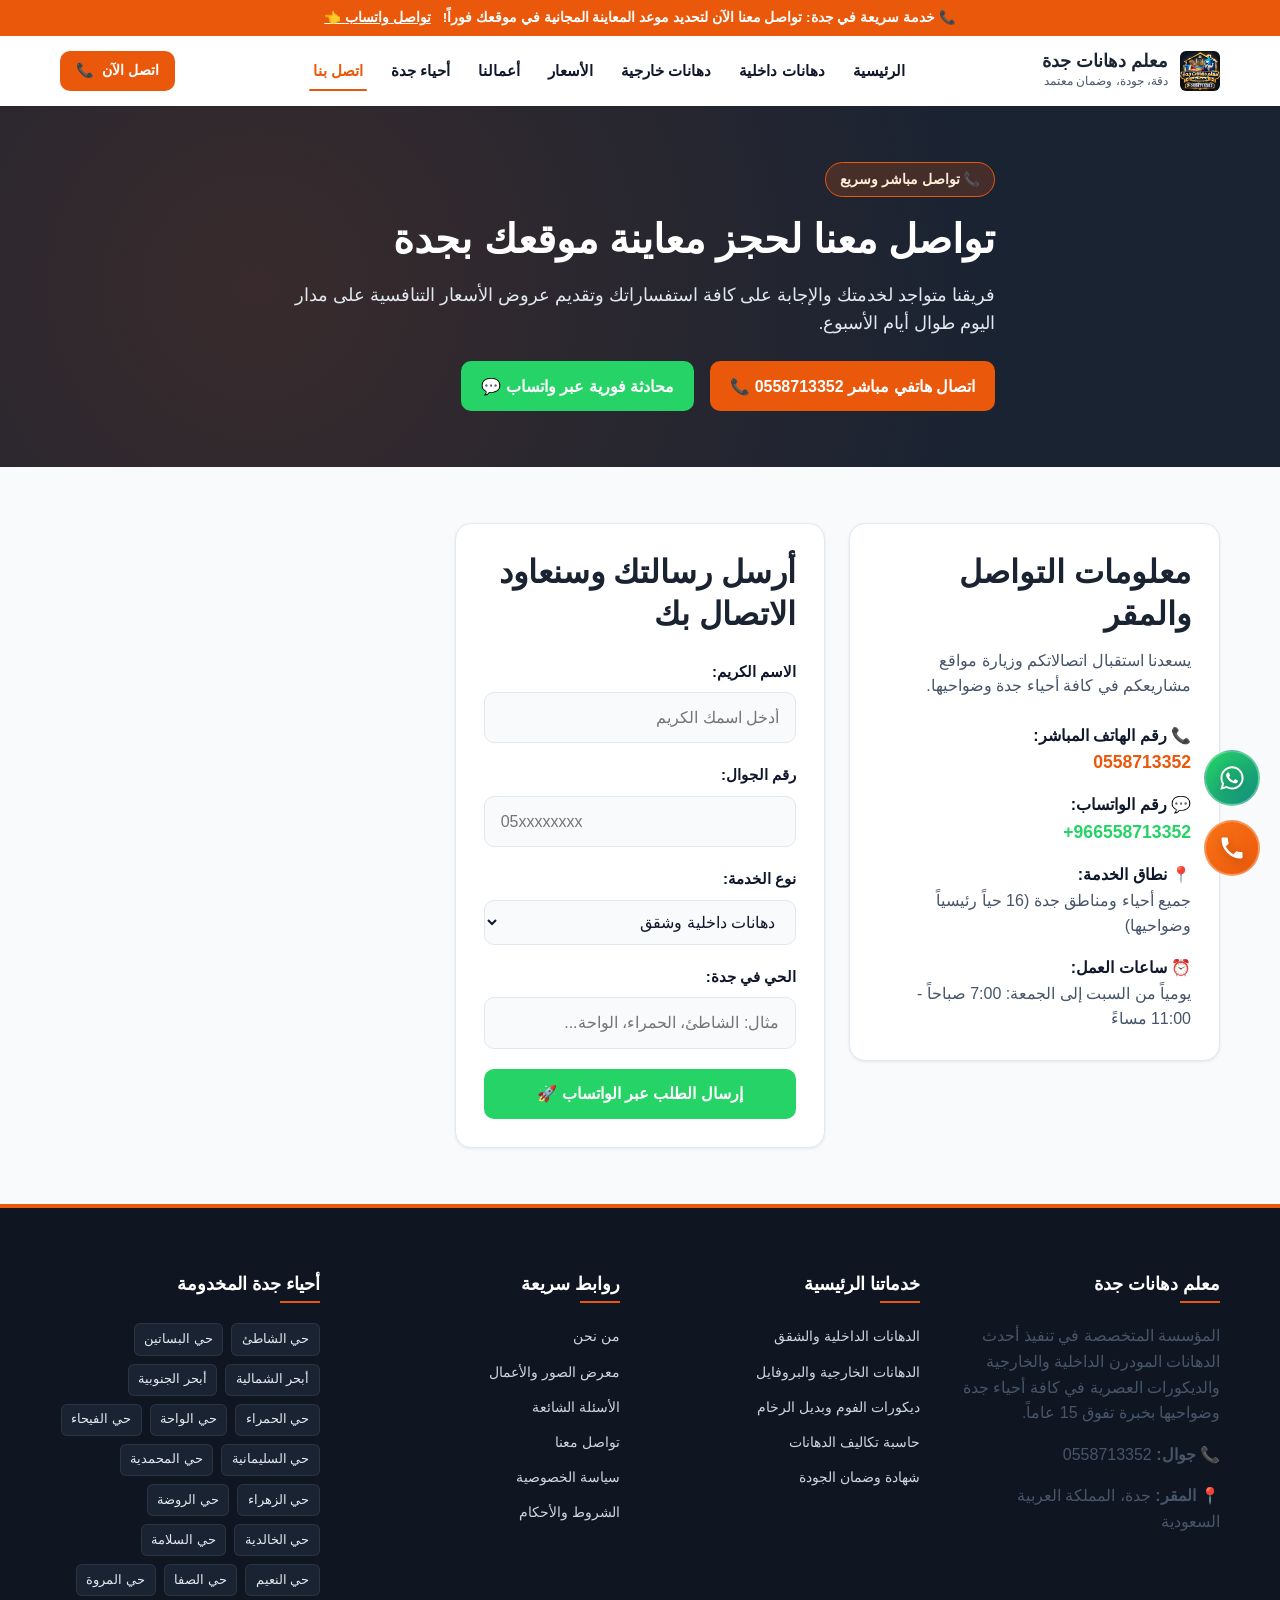
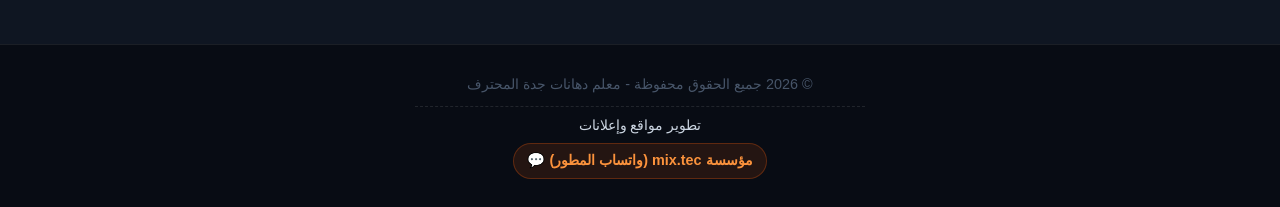
<file: contact-us.html>
<!DOCTYPE html>
<html lang="ar" dir="rtl">
<head>
  <meta charset="UTF-8">
  <meta name="viewport" content="width=device-width, initial-scale=1.0">
  <title>اتصل بنا | معلم دهانات جدة - حجز موعد ومعاينة مجانية</title>
  <meta name="description" content="تواصل مع معلم دهانات جدة المحترف للحصول على معاينة مجانية وعرض سعر فوري. اتصل بنا هاتفياً أو عبر الواتساب على مدار الساعة.">
  <link rel="canonical" href="https://jeddah-paints.dev/contact-us.html">
  
  <link rel="icon" type="image/webp" href="images/logo_result.webp">
  <link rel="manifest" href="manifest.json">
  <meta name="theme-color" content="#1a2332">

  <!-- Open Graph & Social Share Preview Meta Tags -->
  <meta property="og:site_name" content="معلم دهانات جدة المحترف">
  <meta property="og:title" content="اتصل بمعلم دهانات جدة المحترف">
  <meta property="og:description" content="طلب معاينة وحجز موعد دهانات وديكورات في جميع أحياء جدة.">
  <meta property="og:image" content="https://jeddah-paints.dev/images/logo_result.webp">
  <meta property="og:image:secure_url" content="https://jeddah-paints.dev/images/logo_result.webp">
  <meta property="og:image:type" content="image/webp">
  <meta property="og:image:width" content="600">
  <meta property="og:image:height" content="600">
  <meta property="og:url" content="https://jeddah-paints.dev/contact-us.html">
  <meta property="og:type" content="website">
  <meta name="twitter:card" content="summary_large_image">
  <meta name="twitter:image" content="https://jeddah-paints.dev/images/logo_result.webp">

  <link rel="preload" as="image" href="images/logo_result.webp" fetchpriority="high">
  <link rel="stylesheet" href="style.css">
</head>
<body>

  <!-- Top Announcement Promo Bar -->
  <div class="top-promo-bar">
    <span>📞 <strong>خدمة سريعة في جدة:</strong> تواصل معنا الآن لتحديد موعد المعاينة المجانية في موقعك فوراً!</span>
    <a href="https://wa.me/966558713352?text=السلام%20عليكم%20أرغب%20في%20حجز%20موعد%20معاينة">تواصل واتساب 👈</a>
  </div>

  <!-- Header -->
  <header class="header">
    <div class="container header-container">
      <a href="index.html" class="brand-wrapper" title="معلم دهانات جدة المحترف">
        <img src="images/logo_result.webp" alt="شعار معلم دهانات جدة" class="brand-logo" width="40" height="40">
        <div class="brand-info">
          <span class="brand-title">معلم دهانات جدة</span>
          <span class="brand-subtitle">دقة، جودة، وضمان معتمد</span>
        </div>
      </a>

      <nav class="nav-menu" aria-label="القائمة الرئيسية">
        <a href="index.html" class="nav-link">الرئيسية</a>
        <a href="interior-painting.html" class="nav-link">دهانات داخلية</a>
        <a href="exterior-painting.html" class="nav-link">دهانات خارجية</a>
        <a href="prices.html" class="nav-link">الأسعار</a>
        <a href="our-works.html" class="nav-link">أعمالنا</a>
        <a href="city-landing.html" class="nav-link">أحياء جدة</a>
        <a href="contact-us.html" class="nav-link active">اتصل بنا</a>
      </nav>

      <div class="header-actions">
        <a href="tel:0558713352" class="btn btn-primary header-call-btn" title="اتصل الآن">
          <span>اتصل الآن</span> 📞
        </a>
        <button class="hamburger-btn" id="hamburgerBtn" aria-label="فتح القائمة المتنقلة" aria-expanded="false">
          <span class="hamburger-line"></span>
          <span class="hamburger-line"></span>
          <span class="hamburger-line"></span>
        </button>
      </div>
    </div>
  </header>

  <!-- Mobile Navigation Overlay -->
  <div class="mobile-nav" id="mobileNav">
    <div class="mobile-nav-panel">
      <div class="mobile-nav-header">
        <span class="brand-title">القائمة الرئيسية</span>
        <button type="button" class="mobile-nav-close" id="mobileNavClose" aria-label="إغلاق القائمة">✕</button>
      </div>
      <ul class="mobile-nav-list">
        <li class="mobile-nav-item"><a href="index.html">الرئيسية</a></li>
        <li class="mobile-nav-item"><a href="interior-painting.html">دهانات داخلية وديكورات</a></li>
        <li class="mobile-nav-item"><a href="exterior-painting.html">دهانات خارجية وبروفايل</a></li>
        <li class="mobile-nav-item"><a href="prices.html">حاسبة وتكلفة الأسعار</a></li>
        <li class="mobile-nav-item"><a href="our-works.html">معرض أعمالنا</a></li>
        <li class="mobile-nav-item"><a href="city-landing.html">مناطق وأحياء جدة</a></li>
        <li class="mobile-nav-item"><a href="about-us.html">من نحن</a></li>
        <li class="mobile-nav-item"><a href="faq.html">الأسئلة الشائعة</a></li>
        <li class="mobile-nav-item"><a href="warranty.html">الضمان والجودة</a></li>
        <li class="mobile-nav-item"><a href="contact-us.html" class="active">اتصل بنا</a></li>
      </ul>
    </div>
  </div>

  <main>
    <!-- Hero Section -->
    <section class="hero">
      <div class="container hero-content">
        <span class="hero-badge">📞 تواصل مباشر وسريع</span>
        <h1 class="hero-title">تواصل معنا لحجز معاينة موقعك بجدة</h1>
        <p class="hero-description">فريقنا متواجد لخدمتك والإجابة على كافة استفساراتك وتقديم عروض الأسعار التنافسية على مدار اليوم طوال أيام الأسبوع.</p>
        <div class="hero-ctas">
          <a href="tel:0558713352" class="btn btn-primary">اتصال هاتفي مباشر 0558713352 📞</a>
          <a href="https://wa.me/966558713352?text=السلام%20عليكم%20أرغب%20في%20حجز%20موعد%20معاينة" class="btn btn-whatsapp">محادثة فورية عبر واتساب 💬</a>
        </div>
      </div>
    </section>

    <!-- Contact Details & Form Section -->
    <section class="section">
      <div class="container">
        <div class="grid" style="align-items: start;">
          <!-- Contact Info Card -->
          <div class="card">
            <h2>معلومات التواصل والمقر</h2>
            <p>يسعدنا استقبال اتصالاتكم وزيارة مواقع مشاريعكم في كافة أحياء جدة وضواحيها.</p>
            <div style="display: flex; flex-direction: column; gap: 1rem; margin-top: 1.5rem;">
              <div>
                <strong>📞 رقم الهاتف المباشر:</strong>
                <p><a href="tel:0558713352" style="color: var(--accent-color); font-weight: 700; font-size: 1.1rem;">0558713352</a></p>
              </div>
              <div>
                <strong>💬 رقم الواتساب:</strong>
                <p><a href="https://wa.me/966558713352" style="color: var(--whatsapp-color); font-weight: 700; font-size: 1.1rem;">966558713352+</a></p>
              </div>
              <div>
                <strong>📍 نطاق الخدمة:</strong>
                <p>جميع أحياء ومناطق جدة (16 حياً رئيسياً وضواحيها)</p>
              </div>
              <div>
                <strong>⏰ ساعات العمل:</strong>
                <p>يومياً من السبت إلى الجمعة: 7:00 صباحاً - 11:00 مساءً</p>
              </div>
            </div>
          </div>

          <!-- Contact Form Card -->
          <div class="card">
            <h2>أرسل رسالتك وسنعاود الاتصال بك</h2>
            <form class="smart-lead-form" id="contactPageForm" style="margin-top: 1.5rem;">
              <div class="form-group">
                <label for="contactName" class="form-label">الاسم الكريم:</label>
                <input type="text" id="contactName" name="client_name" class="form-control" placeholder="أدخل اسمك الكريم" required>
              </div>

              <div class="form-group">
                <label for="contactPhone" class="form-label">رقم الجوال:</label>
                <input type="tel" id="contactPhone" name="client_phone" class="form-control" placeholder="05xxxxxxxx" required>
              </div>

              <div class="form-group">
                <label for="contactService" class="form-label">نوع الخدمة:</label>
                <select id="contactService" name="service_type" class="form-control" required>
                  <option value="دهانات داخلية">دهانات داخلية وشقق</option>
                  <option value="دهانات خارجية وبروفايل">دهانات خارجية وواجهات</option>
                  <option value="ديكورات وفوم">ديكورات وبديل رخام وفوم</option>
                  <option value="ترميم عام">ترميم وتجديد دهانات</option>
                </select>
              </div>

              <div class="form-group">
                <label for="contactDistrict" class="form-label">الحي في جدة:</label>
                <input type="text" id="contactDistrict" name="district" class="form-control" placeholder="مثال: الشاطئ، الحمراء، الواحة..." required>
              </div>

              <button type="submit" class="btn btn-whatsapp btn-block">إرسال الطلب عبر الواتساب 🚀</button>
            </form>
          </div>
        </div>
      </div>
    </section>
  </main>

  <!-- Luxury Floating CTAs with SVG Icons & Pulse Animation -->
  <div class="floating-contact-right" aria-label="أزرار التواصل السريع">
    <a href="https://wa.me/966558713352?text=السلام%20عليكم%20أود%20التواصل%20معكم" class="floating-btn whatsapp" title="تواصل عبر الواتساب" target="_blank" rel="noopener">
      <svg viewBox="0 0 24 24" aria-hidden="true">
        <path d="M12.04 2c-5.46 0-9.91 4.45-9.91 9.91 0 1.75.46 3.45 1.32 4.95L2.05 22l5.25-1.38c1.45.79 3.08 1.21 4.74 1.21 5.46 0 9.91-4.45 9.91-9.91 0-2.65-1.03-5.14-2.9-7.01A9.816 9.816 0 0012.04 2zm0 18.15c-1.49 0-2.95-.4-4.22-1.16l-.3-.18-3.13.82.83-3.05-.2-.31a8.17 8.17 0 01-1.25-4.36c0-4.54 3.7-8.24 8.24-8.24 2.2 0 4.27.86 5.82 2.42a8.18 8.18 0 012.42 5.82c0 4.54-3.7 8.24-8.24 8.24zm4.52-6.17c-.25-.12-1.47-.72-1.7-.81-.23-.08-.39-.12-.56.12-.17.25-.64.81-.79.97-.14.17-.29.19-.54.06-.25-.12-1.05-.39-2-1.23-.74-.66-1.24-1.47-1.39-1.71-.14-.25-.02-.38.11-.5.11-.11.25-.29.37-.43.12-.14.17-.25.25-.41.08-.17.04-.31-.02-.43s-.56-1.34-.76-1.84c-.2-.48-.41-.42-.56-.43h-.48c-.17 0-.43.06-.66.31-.22.25-.86.84-.86 2.05s.88 2.38 1 2.54c.12.17 1.73 2.64 4.2 3.7.59.25 1.05.41 1.41.52.59.19 1.13.16 1.56.1.48-.07 1.47-.6 1.68-1.18.21-.58.21-1.07.14-1.18-.06-.11-.23-.17-.48-.29z"/>
      </svg>
    </a>
    <a href="tel:0558713352" class="floating-btn call" title="اتصال هاتفي مباشر">
      <svg viewBox="0 0 24 24" aria-hidden="true">
        <path d="M6.62 10.79c1.44 2.83 3.76 5.14 6.59 6.59l2.2-2.2c.27-.27.67-.36 1.02-.24 1.12.37 2.33.57 3.57.57.55 0 1 .45 1 1V20c0 .55-.45 1-1 1-9.39 0-17-7.61-17-17 0-.55.45-1 1-1h3.5c.55 0 1 .45 1 1 0 1.25.2 2.45.57 3.57.11.35.03.74-.25 1.02l-2.2 2.2z"/>
      </svg>
    </a>
  </div>

  <div class="floating-scroll-left" id="scrollTopContainer" aria-label="الصعود للأعلى">
    <button class="scroll-top-btn" id="scrollTopBtn" title="الرجوع للأعلى" aria-label="الرجوع لأعلى الصفحة">
      <svg viewBox="0 0 24 24" aria-hidden="true">
        <path d="M7.41 15.41L12 10.83l4.59 4.58L18 14l-6-6-6 6z"/>
      </svg>
    </button>
  </div>

  <!-- Unified Footer with 16 Neighborhoods & Stacked Credits -->
  <footer class="footer">
    <div class="container">
      <div class="footer-grid">
        <div class="footer-column">
          <h3>معلم دهانات جدة</h3>
          <p>المؤسسة المتخصصة في تنفيذ أحدث الدهانات المودرن الداخلية والخارجية والديكورات العصرية في كافة أحياء جدة وضواحيها بخبرة تفوق 15 عاماً.</p>
          <p>📞 <strong>جوال:</strong> 0558713352</p>
          <p>📍 <strong>المقر:</strong> جدة، المملكة العربية السعودية</p>
        </div>

        <div class="footer-column">
          <h3>خدماتنا الرئيسية</h3>
          <ul class="footer-links">
            <li><a href="interior-painting.html">الدهانات الداخلية والشقق</a></li>
            <li><a href="exterior-painting.html">الدهانات الخارجية والبروفايل</a></li>
            <li><a href="interior-painting.html">ديكورات الفوم وبديل الرخام</a></li>
            <li><a href="prices.html">حاسبة تكاليف الدهانات</a></li>
            <li><a href="warranty.html">شهادة وضمان الجودة</a></li>
          </ul>
        </div>

        <div class="footer-column">
          <h3>روابط سريعة</h3>
          <ul class="footer-links">
            <li><a href="about-us.html">من نحن</a></li>
            <li><a href="our-works.html">معرض الصور والأعمال</a></li>
            <li><a href="faq.html">الأسئلة الشائعة</a></li>
            <li><a href="contact-us.html">تواصل معنا</a></li>
            <li><a href="privacy-policy.html">سياسة الخصوصية</a></li>
            <li><a href="terms-conditions.html">الشروط والأحكام</a></li>
          </ul>
        </div>

        <div class="footer-column">
          <h3>أحياء جدة المخدومة</h3>
          <div class="seo-tags-cloud">
            <span class="seo-tag">حي الشاطئ</span>
            <span class="seo-tag">حي البساتين</span>
            <span class="seo-tag">أبحر الشمالية</span>
            <span class="seo-tag">أبحر الجنوبية</span>
            <span class="seo-tag">حي الحمراء</span>
            <span class="seo-tag">حي الواحة</span>
            <span class="seo-tag">حي الفيحاء</span>
            <span class="seo-tag">حي السليمانية</span>
            <span class="seo-tag">حي المحمدية</span>
            <span class="seo-tag">حي الزهراء</span>
            <span class="seo-tag">حي الروضة</span>
            <span class="seo-tag">حي الخالدية</span>
            <span class="seo-tag">حي السلامة</span>
            <span class="seo-tag">حي النعيم</span>
            <span class="seo-tag">حي الصفا</span>
            <span class="seo-tag">حي المروة</span>
          </div>
        </div>
      </div>
    </div>

    <!-- Stacked Bottom Credits -->
    <div class="footer-bottom">
      <div class="container footer-bottom-container">
        <p>© 2026 جميع الحقوق محفوظة - معلم دهانات جدة المحترف</p>
        <div class="dev-credit-wrapper">
          <span class="dev-credit-title">تطوير مواقع وإعلانات</span>
          <a href="https://wa.me/966578539687" class="dev-credit-link" target="_blank" rel="noopener">
            مؤسسة mix.tec (واتساب المطور) 💬
          </a>
        </div>
      </div>
    </div>
  </footer>

  <script src="script.js" defer></script>
</body>
</html>
</file>
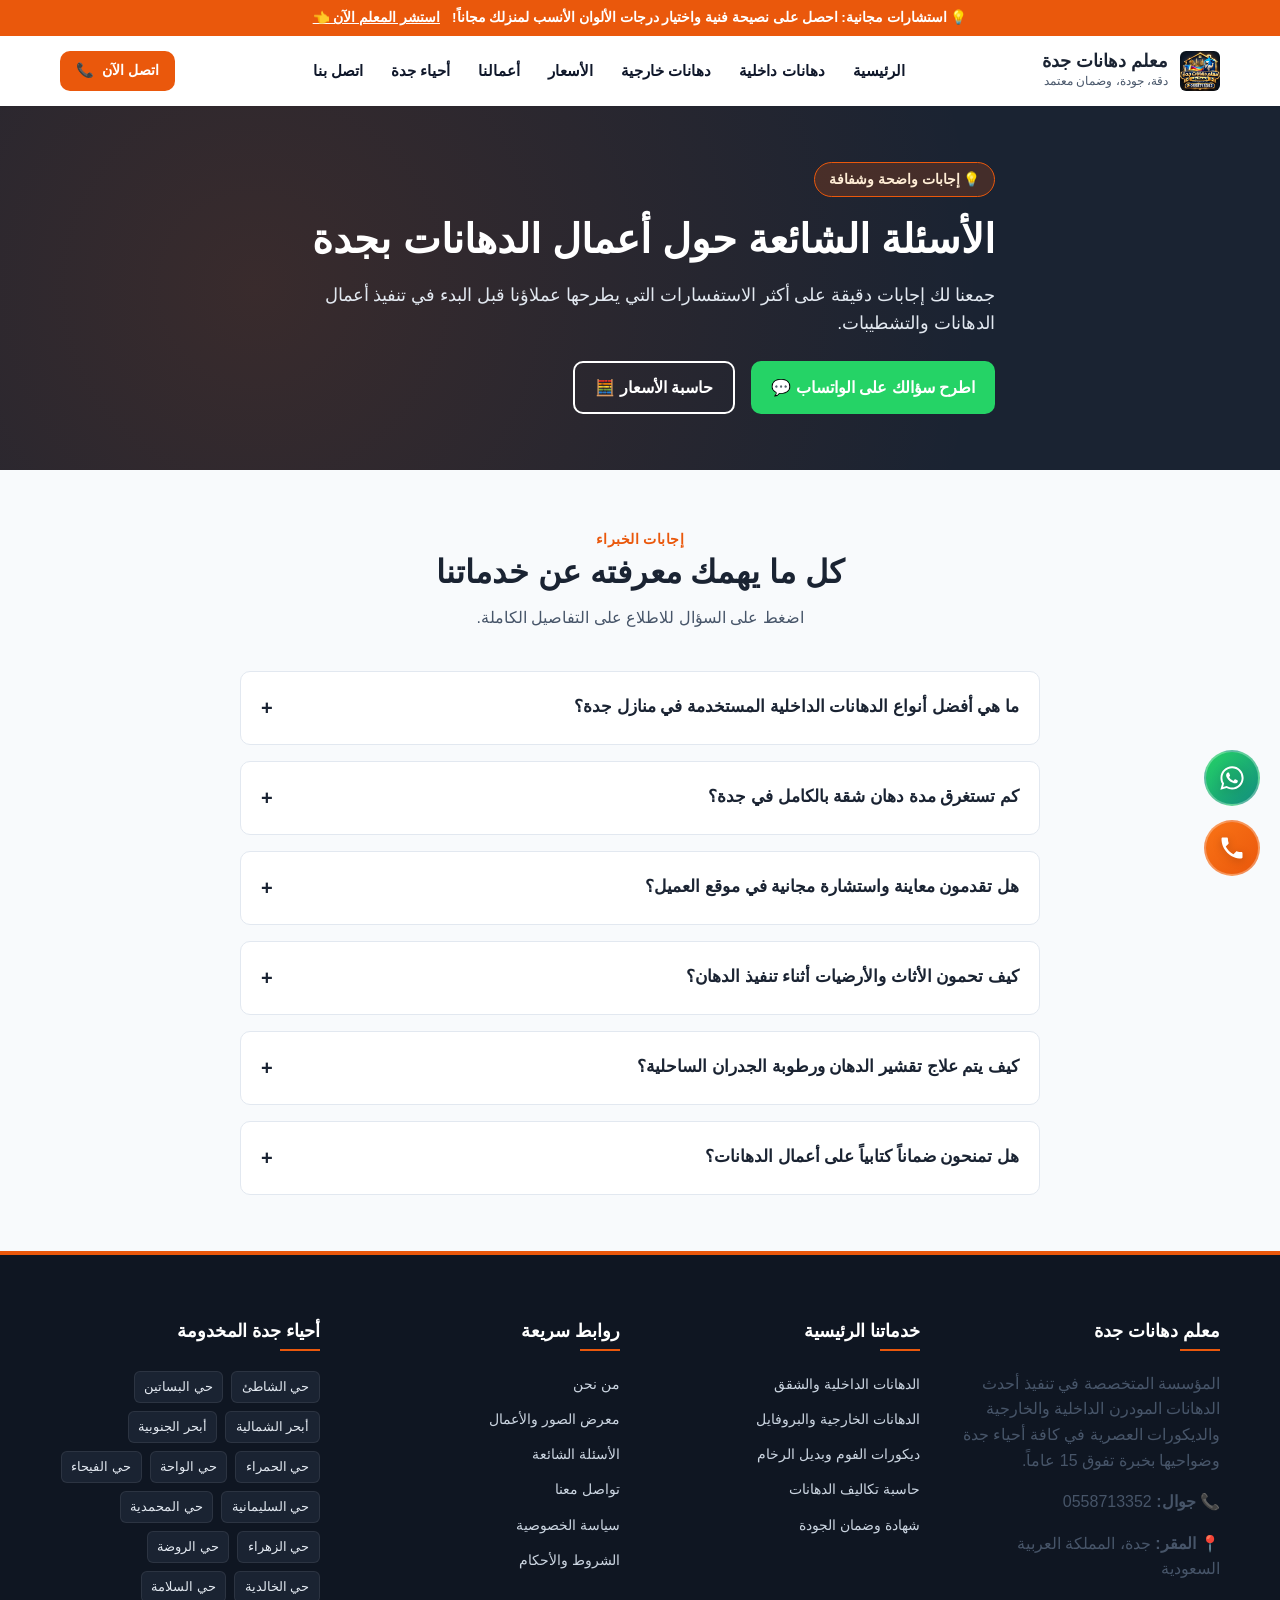
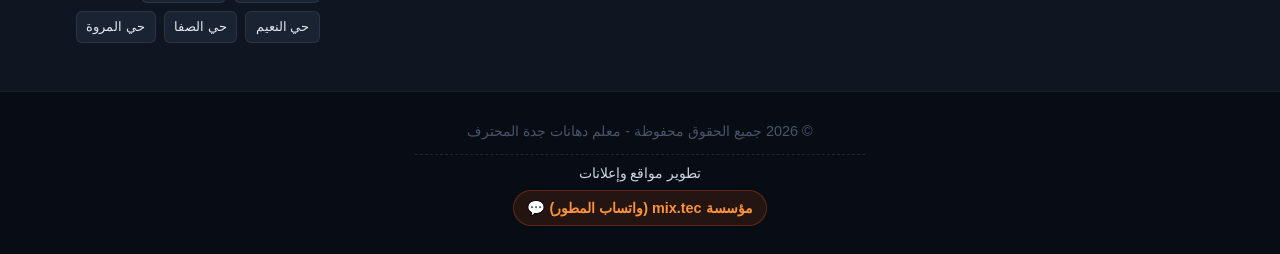
<file: faq.html>
<!DOCTYPE html>
<html lang="ar" dir="rtl">
<head>
  <meta charset="UTF-8">
  <meta name="viewport" content="width=device-width, initial-scale=1.0">
  <title>الأسئلة الشائعة عن الدهانات والديكورات بجدة | إجابات شاملة</title>
  <meta name="description" content="إجابات على أهم الأسئلة حول أسعار الدهان بجدة، مدة التنفيذ، أفضل أنواع الدهانات الداخلية والخارجية، ومعالجة الرطوبة والضمانات.">
  <link rel="canonical" href="https://jeddah-paints.dev/faq.html">
  
  <link rel="icon" type="image/webp" href="images/logo_result.webp">
  <link rel="manifest" href="manifest.json">
  <meta name="theme-color" content="#1a2332">

  <!-- Open Graph & Social Share Preview Meta Tags -->
  <meta property="og:site_name" content="معلم دهانات جدة المحترف">
  <meta property="og:title" content="الأسئلة الشائعة | معلم دهانات جدة المحترف">
  <meta property="og:description" content="كل ما تحتاج معرفته قبل البدء في دهان وتشطيب شقتك أو فيلتك بجدة.">
  <meta property="og:image" content="https://jeddah-paints.dev/images/logo_result.webp">
  <meta property="og:image:secure_url" content="https://jeddah-paints.dev/images/logo_result.webp">
  <meta property="og:image:type" content="image/webp">
  <meta property="og:image:width" content="600">
  <meta property="og:image:height" content="600">
  <meta property="og:url" content="https://jeddah-paints.dev/faq.html">
  <meta property="og:type" content="website">
  <meta name="twitter:card" content="summary_large_image">
  <meta name="twitter:image" content="https://jeddah-paints.dev/images/logo_result.webp">

  <link rel="preload" as="image" href="images/logo_result.webp" fetchpriority="high">
  <link rel="stylesheet" href="style.css">

  <!-- FAQ Schema -->
  <script type="application/ld+json">
  {
    "@context": "https://schema.org",
    "@type": "FAQPage",
    "mainEntity": [
      {
        "@type": "Question",
        "name": "ما هي أفضل أنواع الدهانات الداخلية المستخدمة في منازل جدة؟",
        "acceptedAnswer": {
          "@type": "Answer",
          "text": "نوصي دائماً باستخدام دهانات جوتن (Jotun Fenomastic) ودهانات الجزيرة (Jazeera Paints) نظراً لقدرتها الفائقة على تحمل الرطوبة وقابليتها للغسيل وثبات ألوانها لسنوات طويلة."
        }
      },
      {
        "@type": "Question",
        "name": "كم تستغرق مدة دهان شقة بالكامل؟",
        "acceptedAnswer": {
          "@type": "Answer",
          "text": "تستغرق الشقة المكونة من 4 إلى 5 غرف ما بين 3 إلى 5 أيام عمل فقط، ويشمل ذلك معالجة الشروخ والتأسيس بالمعجون والطلاء النهائي والتنظيف."
        }
      },
      {
        "@type": "Question",
        "name": "هل تقدمون معاينة واستشارة مجانية في موقع العميل؟",
        "acceptedAnswer": {
          "@type": "Answer",
          "text": "نعم، نقدم خدمة المعاينة الميدانية المجانية تماماً في كافة أحياء جدة الـ 16، حيث نقوم بقياس المساحات وعرض كتالوجات الألوان وتقديم عرض سعر دقيق."
        }
      },
      {
        "@type": "Question",
        "name": "كيف يتم التعامل مع تقشير الدهان ورطوبة الجدران؟",
        "acceptedAnswer": {
          "@type": "Answer",
          "text": "نقوم بإزالة وقشط الدهان التالف حتى الوصول للياسة الأصلية، ثم نطبق مادة عازلة مائية مقاومة للأملاح، تليها طبقات معجون مخصص للرطوبة قبل الدهان النهائي."
        }
      }
    ]
  }
  </script>
</head>
<body>

  <!-- Top Announcement Promo Bar -->
  <div class="top-promo-bar">
    <span>💡 <strong>استشارات مجانية:</strong> احصل على نصيحة فنية واختيار درجات الألوان الأنسب لمنزلك مجاناً!</span>
    <a href="https://wa.me/966558713352?text=لدي%20استفسار%20عن%20ألوان%20الدهانات">استشر المعلم الآن 👈</a>
  </div>

  <!-- Header -->
  <header class="header">
    <div class="container header-container">
      <a href="index.html" class="brand-wrapper" title="معلم دهانات جدة المحترف">
        <img src="images/logo_result.webp" alt="شعار معلم دهانات جدة" class="brand-logo" width="40" height="40">
        <div class="brand-info">
          <span class="brand-title">معلم دهانات جدة</span>
          <span class="brand-subtitle">دقة، جودة، وضمان معتمد</span>
        </div>
      </a>

      <nav class="nav-menu" aria-label="القائمة الرئيسية">
        <a href="index.html" class="nav-link">الرئيسية</a>
        <a href="interior-painting.html" class="nav-link">دهانات داخلية</a>
        <a href="exterior-painting.html" class="nav-link">دهانات خارجية</a>
        <a href="prices.html" class="nav-link">الأسعار</a>
        <a href="our-works.html" class="nav-link">أعمالنا</a>
        <a href="city-landing.html" class="nav-link">أحياء جدة</a>
        <a href="contact-us.html" class="nav-link">اتصل بنا</a>
      </nav>

      <div class="header-actions">
        <a href="tel:0558713352" class="btn btn-primary header-call-btn" title="اتصل الآن">
          <span>اتصل الآن</span> 📞
        </a>
        <button class="hamburger-btn" id="hamburgerBtn" aria-label="فتح القائمة المتنقلة" aria-expanded="false">
          <span class="hamburger-line"></span>
          <span class="hamburger-line"></span>
          <span class="hamburger-line"></span>
        </button>
      </div>
    </div>
  </header>

  <!-- Mobile Navigation Overlay -->
  <div class="mobile-nav" id="mobileNav">
    <div class="mobile-nav-panel">
      <div class="mobile-nav-header">
        <span class="brand-title">القائمة الرئيسية</span>
        <button type="button" class="mobile-nav-close" id="mobileNavClose" aria-label="إغلاق القائمة">✕</button>
      </div>
      <ul class="mobile-nav-list">
        <li class="mobile-nav-item"><a href="index.html">الرئيسية</a></li>
        <li class="mobile-nav-item"><a href="interior-painting.html">دهانات داخلية وديكورات</a></li>
        <li class="mobile-nav-item"><a href="exterior-painting.html">دهانات خارجية وبروفايل</a></li>
        <li class="mobile-nav-item"><a href="prices.html">حاسبة وتكلفة الأسعار</a></li>
        <li class="mobile-nav-item"><a href="our-works.html">معرض أعمالنا</a></li>
        <li class="mobile-nav-item"><a href="city-landing.html">مناطق وأحياء جدة</a></li>
        <li class="mobile-nav-item"><a href="about-us.html">من نحن</a></li>
        <li class="mobile-nav-item"><a href="faq.html" class="active">الأسئلة الشائعة</a></li>
        <li class="mobile-nav-item"><a href="warranty.html">الضمان والجودة</a></li>
        <li class="mobile-nav-item"><a href="contact-us.html">اتصل بنا</a></li>
      </ul>
    </div>
  </div>

  <main>
    <!-- Hero Section -->
    <section class="hero">
      <div class="container hero-content">
        <span class="hero-badge">💡 إجابات واضحة وشفافة</span>
        <h1 class="hero-title">الأسئلة الشائعة حول أعمال الدهانات بجدة</h1>
        <p class="hero-description">جمعنا لك إجابات دقيقة على أكثر الاستفسارات التي يطرحها عملاؤنا قبل البدء في تنفيذ أعمال الدهانات والتشطيبات.</p>
        <div class="hero-ctas">
          <a href="https://wa.me/966558713352?text=السلام%20عليكم%20لدي%20استفسار%20خاص%20عن%20الدهانات" class="btn btn-whatsapp">اطرح سؤالك على الواتساب 💬</a>
          <a href="prices.html" class="btn btn-outline" style="border-color:#fff; color:#fff;">حاسبة الأسعار 🧮</a>
        </div>
      </div>
    </section>

    <!-- FAQ Accordion Section -->
    <section class="section">
      <div class="container">
        <div class="section-header">
          <span class="section-subtitle">إجابات الخبراء</span>
          <h2>كل ما يهمك معرفته عن خدماتنا</h2>
          <p>اضغط على السؤال للاطلاع على التفاصيل الكاملة.</p>
        </div>

        <div class="faq-accordion">
          <!-- FAQ Item 1 -->
          <div class="faq-item">
            <button type="button" class="faq-question">
              <span>ما هي أفضل أنواع الدهانات الداخلية المستخدمة في منازل جدة؟</span>
              <span class="faq-icon">+</span>
            </button>
            <div class="faq-answer">
              <p>نوصي دائماً باستخدام دهانات جوتن (Jotun Fenomastic) ودهانات الجزيرة (Jazeera Paints) نظراً لقدرتها الفائقة على تحمل الرطوبة وقابليتها للغسيل وثبات ألوانها لسنوات طويلة دون بهتان.</p>
            </div>
          </div>

          <!-- FAQ Item 2 -->
          <div class="faq-item">
            <button type="button" class="faq-question">
              <span>كم تستغرق مدة دهان شقة بالكامل في جدة؟</span>
              <span class="faq-icon">+</span>
            </button>
            <div class="faq-answer">
              <p>تستغرق الشقة المكونة من 4 إلى 5 غرف ما بين 3 إلى 5 أيام عمل فقط، ويشمل ذلك معالجة الشروخ والتأسيس بالمعجون والطلاء النهائي والتنظيف الشامل.</p>
            </div>
          </div>

          <!-- FAQ Item 3 -->
          <div class="faq-item">
            <button type="button" class="faq-question">
              <span>هل تقدمون معاينة واستشارة مجانية في موقع العميل؟</span>
              <span class="faq-icon">+</span>
            </button>
            <div class="faq-answer">
              <p>نعم، نقدم خدمة المعاينة الميدانية المجانية تماماً في كافة أحياء جدة الـ 16، حيث نقوم بقياس المساحات وعرض كتالوجات الألوان وتقديم عرض سعر دقيق ومكتوب دون أي التزام مالي.</p>
            </div>
          </div>

          <!-- FAQ Item 4 -->
          <div class="faq-item">
            <button type="button" class="faq-question">
              <span>كيف تحمون الأثاث والأرضيات أثناء تنفيذ الدهان؟</span>
              <span class="faq-icon">+</span>
            </button>
            <div class="faq-answer">
              <p>نتبع بروتوكول حماية صارم يشمل تجميع الأثاث وتغليفه بالكامل بنايلون سميك، وتغطية الأرضيات والمفاتيح الكهربائية بأشرطة مخصصة لضمان تسليم الموقع نظيفاً وجاهزاً للسكن.</p>
            </div>
          </div>

          <!-- FAQ Item 5 -->
          <div class="faq-item">
            <button type="button" class="faq-question">
              <span>كيف يتم علاج تقشير الدهان ورطوبة الجدران الساحلية؟</span>
              <span class="faq-icon">+</span>
            </button>
            <div class="faq-answer">
              <p>نقوم أولاً بإزالة وقشط الدهان التالف تماماً، ثم نطبق طبقة برايمر عازل مائي مانع للأملاح، يعقبه تأسيس بمعجون مخصص لمقاومة الرطوبة قبل تطبيق الدهان النهائي المعتمد.</p>
            </div>
          </div>

          <!-- FAQ Item 6 -->
          <div class="faq-item">
            <button type="button" class="faq-question">
              <span>هل تمنحون ضماناً كتابياً على أعمال الدهانات؟</span>
              <span class="faq-icon">+</span>
            </button>
            <div class="faq-answer">
              <p>نعم، نقدم ضماناً رسمياً يصل إلى 5 سنوات للدهانات الداخلية و10 سنوات للدهانات الخارجية والبروفايل ضد التقشر والتغير اللوني وعيوب التنفيذ.</p>
            </div>
          </div>
        </div>
      </div>
    </section>
  </main>

  <!-- Luxury Floating CTAs with SVG Icons & Pulse Animation -->
  <div class="floating-contact-right" aria-label="أزرار التواصل السريع">
    <a href="https://wa.me/966558713352?text=السلام%20عليكم%20لدي%20سؤال%20عن%20الدهانات" class="floating-btn whatsapp" title="تواصل عبر الواتساب" target="_blank" rel="noopener">
      <svg viewBox="0 0 24 24" aria-hidden="true">
        <path d="M12.04 2c-5.46 0-9.91 4.45-9.91 9.91 0 1.75.46 3.45 1.32 4.95L2.05 22l5.25-1.38c1.45.79 3.08 1.21 4.74 1.21 5.46 0 9.91-4.45 9.91-9.91 0-2.65-1.03-5.14-2.9-7.01A9.816 9.816 0 0012.04 2zm0 18.15c-1.49 0-2.95-.4-4.22-1.16l-.3-.18-3.13.82.83-3.05-.2-.31a8.17 8.17 0 01-1.25-4.36c0-4.54 3.7-8.24 8.24-8.24 2.2 0 4.27.86 5.82 2.42a8.18 8.18 0 012.42 5.82c0 4.54-3.7 8.24-8.24 8.24zm4.52-6.17c-.25-.12-1.47-.72-1.7-.81-.23-.08-.39-.12-.56.12-.17.25-.64.81-.79.97-.14.17-.29.19-.54.06-.25-.12-1.05-.39-2-1.23-.74-.66-1.24-1.47-1.39-1.71-.14-.25-.02-.38.11-.5.11-.11.25-.29.37-.43.12-.14.17-.25.25-.41.08-.17.04-.31-.02-.43s-.56-1.34-.76-1.84c-.2-.48-.41-.42-.56-.43h-.48c-.17 0-.43.06-.66.31-.22.25-.86.84-.86 2.05s.88 2.38 1 2.54c.12.17 1.73 2.64 4.2 3.7.59.25 1.05.41 1.41.52.59.19 1.13.16 1.56.1.48-.07 1.47-.6 1.68-1.18.21-.58.21-1.07.14-1.18-.06-.11-.23-.17-.48-.29z"/>
      </svg>
    </a>
    <a href="tel:0558713352" class="floating-btn call" title="اتصال هاتفي مباشر">
      <svg viewBox="0 0 24 24" aria-hidden="true">
        <path d="M6.62 10.79c1.44 2.83 3.76 5.14 6.59 6.59l2.2-2.2c.27-.27.67-.36 1.02-.24 1.12.37 2.33.57 3.57.57.55 0 1 .45 1 1V20c0 .55-.45 1-1 1-9.39 0-17-7.61-17-17 0-.55.45-1 1-1h3.5c.55 0 1 .45 1 1 0 1.25.2 2.45.57 3.57.11.35.03.74-.25 1.02l-2.2 2.2z"/>
      </svg>
    </a>
  </div>

  <div class="floating-scroll-left" id="scrollTopContainer" aria-label="الصعود للأعلى">
    <button class="scroll-top-btn" id="scrollTopBtn" title="الرجوع للأعلى" aria-label="الرجوع لأعلى الصفحة">
      <svg viewBox="0 0 24 24" aria-hidden="true">
        <path d="M7.41 15.41L12 10.83l4.59 4.58L18 14l-6-6-6 6z"/>
      </svg>
    </button>
  </div>

  <!-- Unified Footer with 16 Neighborhoods & Stacked Credits -->
  <footer class="footer">
    <div class="container">
      <div class="footer-grid">
        <div class="footer-column">
          <h3>معلم دهانات جدة</h3>
          <p>المؤسسة المتخصصة في تنفيذ أحدث الدهانات المودرن الداخلية والخارجية والديكورات العصرية في كافة أحياء جدة وضواحيها بخبرة تفوق 15 عاماً.</p>
          <p>📞 <strong>جوال:</strong> 0558713352</p>
          <p>📍 <strong>المقر:</strong> جدة، المملكة العربية السعودية</p>
        </div>

        <div class="footer-column">
          <h3>خدماتنا الرئيسية</h3>
          <ul class="footer-links">
            <li><a href="interior-painting.html">الدهانات الداخلية والشقق</a></li>
            <li><a href="exterior-painting.html">الدهانات الخارجية والبروفايل</a></li>
            <li><a href="interior-painting.html">ديكورات الفوم وبديل الرخام</a></li>
            <li><a href="prices.html">حاسبة تكاليف الدهانات</a></li>
            <li><a href="warranty.html">شهادة وضمان الجودة</a></li>
          </ul>
        </div>

        <div class="footer-column">
          <h3>روابط سريعة</h3>
          <ul class="footer-links">
            <li><a href="about-us.html">من نحن</a></li>
            <li><a href="our-works.html">معرض الصور والأعمال</a></li>
            <li><a href="faq.html">الأسئلة الشائعة</a></li>
            <li><a href="contact-us.html">تواصل معنا</a></li>
            <li><a href="privacy-policy.html">سياسة الخصوصية</a></li>
            <li><a href="terms-conditions.html">الشروط والأحكام</a></li>
          </ul>
        </div>

        <div class="footer-column">
          <h3>أحياء جدة المخدومة</h3>
          <div class="seo-tags-cloud">
            <span class="seo-tag">حي الشاطئ</span>
            <span class="seo-tag">حي البساتين</span>
            <span class="seo-tag">أبحر الشمالية</span>
            <span class="seo-tag">أبحر الجنوبية</span>
            <span class="seo-tag">حي الحمراء</span>
            <span class="seo-tag">حي الواحة</span>
            <span class="seo-tag">حي الفيحاء</span>
            <span class="seo-tag">حي السليمانية</span>
            <span class="seo-tag">حي المحمدية</span>
            <span class="seo-tag">حي الزهراء</span>
            <span class="seo-tag">حي الروضة</span>
            <span class="seo-tag">حي الخالدية</span>
            <span class="seo-tag">حي السلامة</span>
            <span class="seo-tag">حي النعيم</span>
            <span class="seo-tag">حي الصفا</span>
            <span class="seo-tag">حي المروة</span>
          </div>
        </div>
      </div>
    </div>

    <!-- Stacked Bottom Credits -->
    <div class="footer-bottom">
      <div class="container footer-bottom-container">
        <p>© 2026 جميع الحقوق محفوظة - معلم دهانات جدة المحترف</p>
        <div class="dev-credit-wrapper">
          <span class="dev-credit-title">تطوير مواقع وإعلانات</span>
          <a href="https://wa.me/966578539687" class="dev-credit-link" target="_blank" rel="noopener">
            مؤسسة mix.tec (واتساب المطور) 💬
          </a>
        </div>
      </div>
    </div>
  </footer>

  <script src="script.js" defer></script>
</body>
</html>
</file>
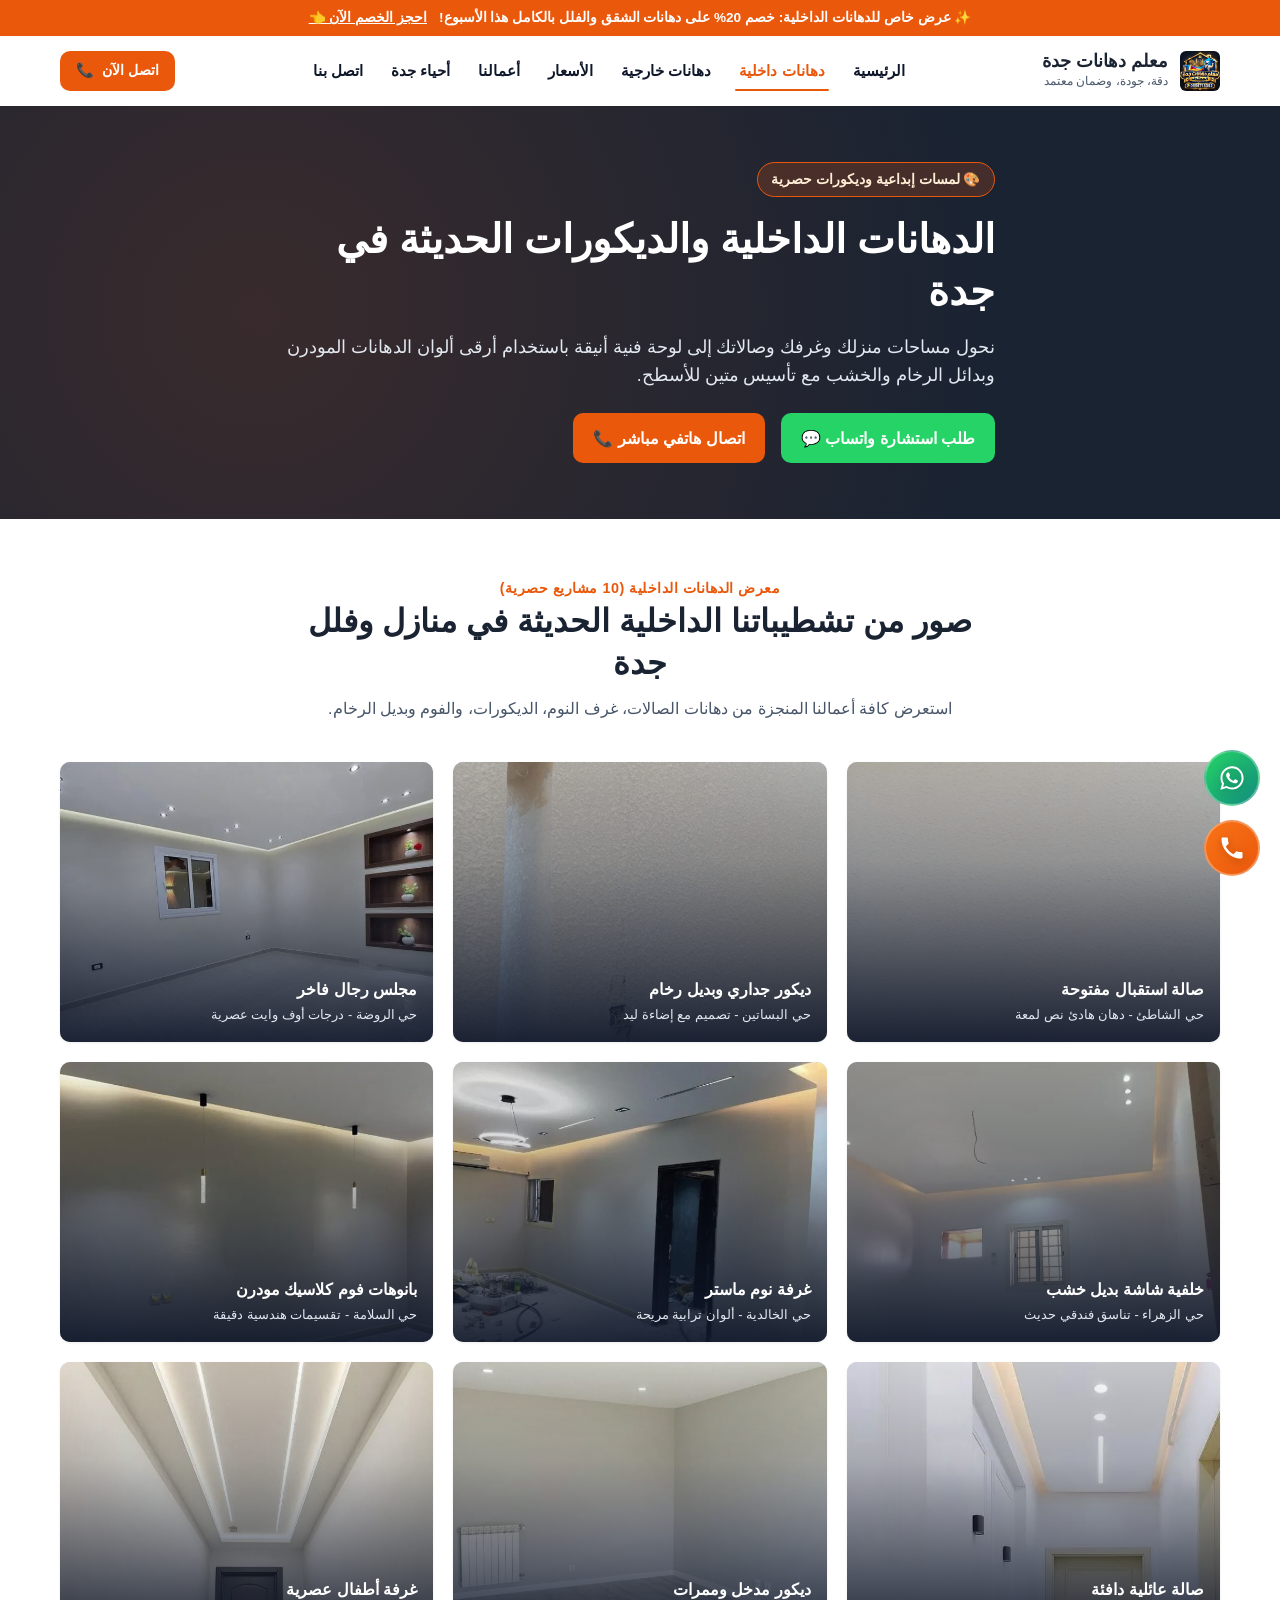
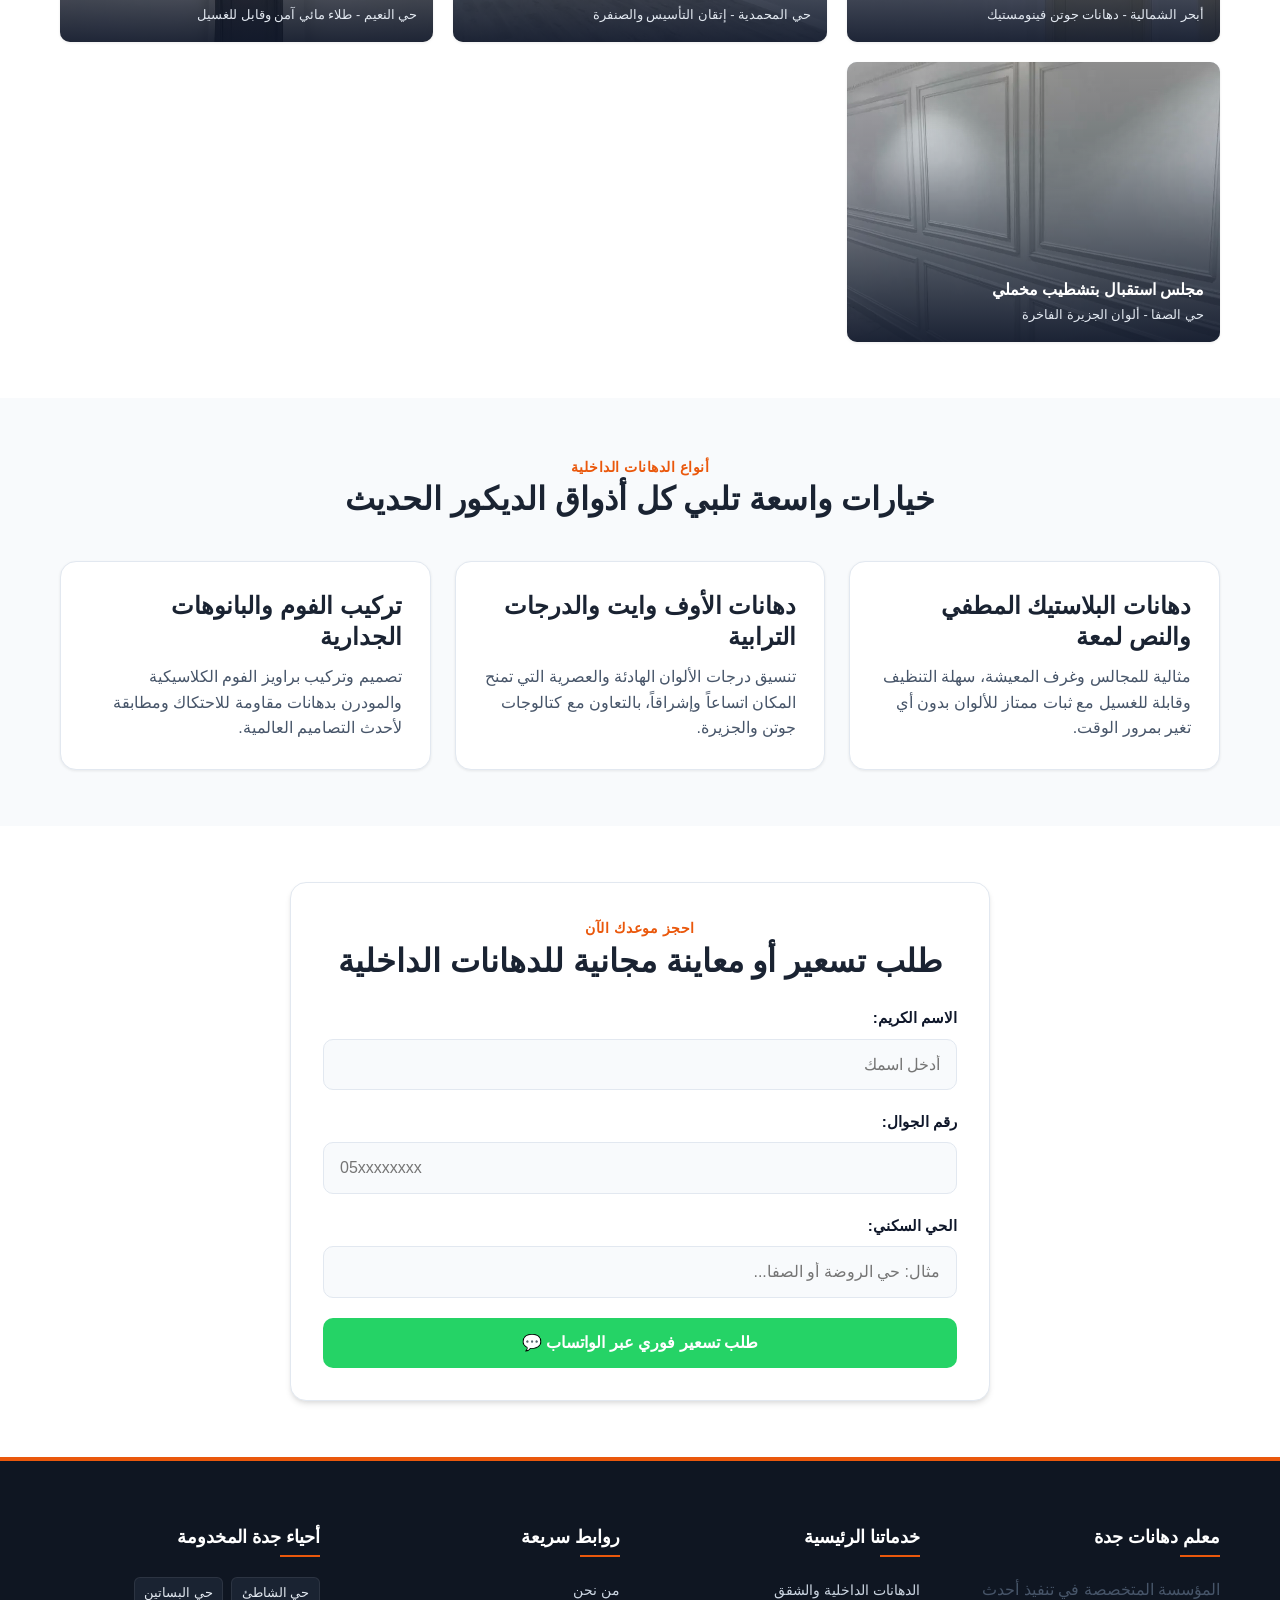
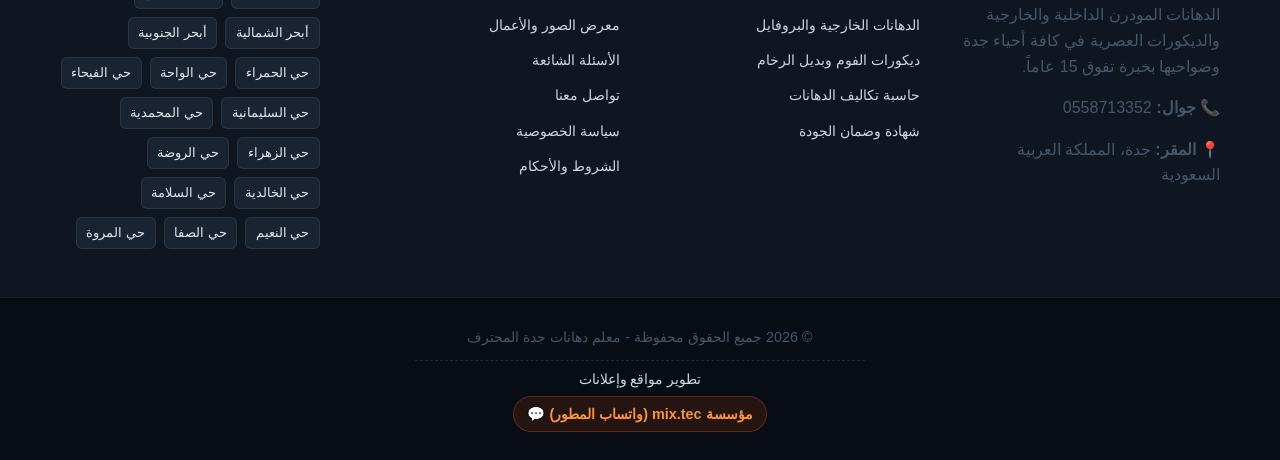
<file: interior-painting.html>
<!DOCTYPE html>
<html lang="ar" dir="rtl">
<head>
  <meta charset="UTF-8">
  <meta name="viewport" content="width=device-width, initial-scale=1.0">
  <title>دهانات داخلية وديكورات مودرن بجدة | معلم دهانات جوتن والجزيرة</title>
  <meta name="description" content="تنفيذ كافة أعمال الدهانات الداخلية بجدة: تشطيبات سادة، ديكورات فوم، بديل خشب، بديل رخام، معالجة الشروخ والتشققات، بأحدث ألوان عام 2026 وجودة لا تضاهى.">
  <link rel="canonical" href="https://jeddah-paints.dev/interior-painting.html">
  
  <link rel="icon" type="image/webp" href="images/logo_result.webp">
  <link rel="manifest" href="manifest.json">
  <meta name="theme-color" content="#1a2332">

  <!-- Open Graph & Social Share Preview Meta Tags -->
  <meta property="og:site_name" content="معلم دهانات جدة المحترف">
  <meta property="og:title" content="دهانات داخلية وديكورات مودرن بجدة | معلم دهانات جدة">
  <meta property="og:description" content="أرقى الدهانات الداخلية والديكورات الحديثة في جدة بأفضل الأسعار وبأيدي أمهر المعلمين.">
  <meta property="og:image" content="https://jeddah-paints.dev/images/logo_result.webp">
  <meta property="og:image:secure_url" content="https://jeddah-paints.dev/images/logo_result.webp">
  <meta property="og:image:type" content="image/webp">
  <meta property="og:image:width" content="600">
  <meta property="og:image:height" content="600">
  <meta property="og:url" content="https://jeddah-paints.dev/interior-painting.html">
  <meta property="og:type" content="website">
  <meta name="twitter:card" content="summary_large_image">
  <meta name="twitter:image" content="https://jeddah-paints.dev/images/logo_result.webp">

  <link rel="preload" as="image" href="images/logo_result.webp" fetchpriority="high">
  <link rel="stylesheet" href="style.css">
</head>
<body>

  <!-- Top Announcement Promo Bar -->
  <div class="top-promo-bar">
    <span>✨ <strong>عرض خاص للدهانات الداخلية:</strong> خصم 20% على دهانات الشقق والفلل بالكامل هذا الأسبوع!</span>
    <a href="https://wa.me/966558713352?text=أرغب%20في%20الاستفادة%20من%20خصم%20الدهانات%20الداخلية">احجز الخصم الآن 👈</a>
  </div>

  <!-- Header -->
  <header class="header">
    <div class="container header-container">
      <a href="index.html" class="brand-wrapper" title="معلم دهانات جدة المحترف">
        <img src="images/logo_result.webp" alt="شعار معلم دهانات جدة" class="brand-logo" width="40" height="40">
        <div class="brand-info">
          <span class="brand-title">معلم دهانات جدة</span>
          <span class="brand-subtitle">دقة، جودة، وضمان معتمد</span>
        </div>
      </a>

      <nav class="nav-menu" aria-label="القائمة الرئيسية">
        <a href="index.html" class="nav-link">الرئيسية</a>
        <a href="interior-painting.html" class="nav-link active">دهانات داخلية</a>
        <a href="exterior-painting.html" class="nav-link">دهانات خارجية</a>
        <a href="prices.html" class="nav-link">الأسعار</a>
        <a href="our-works.html" class="nav-link">أعمالنا</a>
        <a href="city-landing.html" class="nav-link">أحياء جدة</a>
        <a href="contact-us.html" class="nav-link">اتصل بنا</a>
      </nav>

      <div class="header-actions">
        <a href="tel:0558713352" class="btn btn-primary header-call-btn" title="اتصل الآن">
          <span>اتصل الآن</span> 📞
        </a>
        <button class="hamburger-btn" id="hamburgerBtn" aria-label="فتح القائمة المتنقلة" aria-expanded="false">
          <span class="hamburger-line"></span>
          <span class="hamburger-line"></span>
          <span class="hamburger-line"></span>
        </button>
      </div>
    </div>
  </header>

  <!-- Mobile Navigation Overlay -->
  <div class="mobile-nav" id="mobileNav">
    <div class="mobile-nav-panel">
      <div class="mobile-nav-header">
        <span class="brand-title">القائمة الرئيسية</span>
        <button type="button" class="mobile-nav-close" id="mobileNavClose" aria-label="إغلاق القائمة">✕</button>
      </div>
      <ul class="mobile-nav-list">
        <li class="mobile-nav-item"><a href="index.html">الرئيسية</a></li>
        <li class="mobile-nav-item"><a href="interior-painting.html" class="active">دهانات داخلية وديكورات</a></li>
        <li class="mobile-nav-item"><a href="exterior-painting.html">دهانات خارجية وبروفايل</a></li>
        <li class="mobile-nav-item"><a href="prices.html">حاسبة وتكلفة الأسعار</a></li>
        <li class="mobile-nav-item"><a href="our-works.html">معرض أعمالنا</a></li>
        <li class="mobile-nav-item"><a href="city-landing.html">مناطق وأحياء جدة</a></li>
        <li class="mobile-nav-item"><a href="about-us.html">من نحن</a></li>
        <li class="mobile-nav-item"><a href="faq.html">الأسئلة الشائعة</a></li>
        <li class="mobile-nav-item"><a href="warranty.html">الضمان والجودة</a></li>
        <li class="mobile-nav-item"><a href="contact-us.html">اتصل بنا</a></li>
      </ul>
    </div>
  </div>

  <main>
    <!-- Hero Section -->
    <section class="hero">
      <div class="container hero-content">
        <span class="hero-badge">🎨 لمسات إبداعية وديكورات حصرية</span>
        <h1 class="hero-title">الدهانات الداخلية والديكورات الحديثة في جدة</h1>
        <p class="hero-description">نحول مساحات منزلك وغرفك وصالاتك إلى لوحة فنية أنيقة باستخدام أرقى ألوان الدهانات المودرن وبدائل الرخام والخشب مع تأسيس متين للأسطح.</p>
        <div class="hero-ctas">
          <a href="https://wa.me/966558713352?text=السلام%20عليكم%20أريد%20معلومات%20وعرض%20سعر%20للدهانات%20الداخلية" class="btn btn-whatsapp">
            طلب استشارة واتساب 💬
          </a>
          <a href="tel:0558713352" class="btn btn-primary">
            اتصال هاتفي مباشر 📞
          </a>
        </div>
      </div>
    </section>

    <!-- 10 Interior Images Gallery Section -->
    <section class="section section-bg-white">
      <div class="container">
        <div class="section-header">
          <span class="section-subtitle">معرض الدهانات الداخلية (10 مشاريع حصرية)</span>
          <h2>صور من تشطيباتنا الداخلية الحديثة في منازل وفلل جدة</h2>
          <p>استعرض كافة أعمالنا المنجزة من دهانات الصالات، غرف النوم، الديكورات، والفوم وبديل الرخام.</p>
        </div>

        <div class="gallery-grid">
          <!-- Image 1 -->
          <div class="gallery-item">
            <img src="images/interior-painting-11_result.webp" alt="تشطيب دهانات صالة مودرن بجدة" width="400" height="300" loading="lazy" decoding="async">
            <div class="gallery-overlay">
              <h3>صالة استقبال مفتوحة</h3>
              <p>حي الشاطئ - دهان هادئ نص لمعة</p>
            </div>
          </div>

          <!-- Image 2 -->
          <div class="gallery-item">
            <img src="images/interior-painting-12_result.webp" alt="ديكور جداري فاخر مع بديل رخام" width="400" height="300" loading="lazy" decoding="async">
            <div class="gallery-overlay">
              <h3>ديكور جداري وبديل رخام</h3>
              <p>حي البساتين - تصميم مع إضاءة ليد</p>
            </div>
          </div>

          <!-- Image 3 -->
          <div class="gallery-item">
            <img src="images/interior-painting-13_result.webp" alt="دهان مجلس رجال راقٍ" width="400" height="300" loading="lazy" decoding="async">
            <div class="gallery-overlay">
              <h3>مجلس رجال فاخر</h3>
              <p>حي الروضة - درجات أوف وايت عصرية</p>
            </div>
          </div>

          <!-- Image 4 -->
          <div class="gallery-item">
            <img src="images/interior-painting-14_result.webp" alt="خلفية شاشة تلفزيون بديل خشب" width="400" height="300" loading="lazy" decoding="async">
            <div class="gallery-overlay">
              <h3>خلفية شاشة بديل خشب</h3>
              <p>حي الزهراء - تناسق فندقي حديث</p>
            </div>
          </div>

          <!-- Image 5 -->
          <div class="gallery-item">
            <img src="images/interior-painting-15_result.webp" alt="غرفة نوم رئيسية بدهان مطفي" width="400" height="300" loading="lazy" decoding="async">
            <div class="gallery-overlay">
              <h3>غرفة نوم ماستر</h3>
              <p>حي الخالدية - ألوان ترابية مريحة</p>
            </div>
          </div>

          <!-- Image 6 -->
          <div class="gallery-item">
            <img src="images/interior-painting-16_result.webp" alt="تركيب بانوهات وبراويز فوم جدارية" width="400" height="300" loading="lazy" decoding="async">
            <div class="gallery-overlay">
              <h3>بانوهات فوم كلاسيك مودرن</h3>
              <p>حي السلامة - تقسيمات هندسية دقيقة</p>
            </div>
          </div>

          <!-- Image 7 -->
          <div class="gallery-item">
            <img src="images/interior-painting-17_result.webp" alt="صالة معيشة بتشطيب ناعم" width="400" height="300" loading="lazy" decoding="async">
            <div class="gallery-overlay">
              <h3>صالة عائلية دافئة</h3>
              <p>أبحر الشمالية - دهانات جوتن فينومستيك</p>
            </div>
          </div>

          <!-- Image 8 -->
          <div class="gallery-item">
            <img src="images/interior-painting-18_result.webp" alt="تنسيق ديكور مدخل وممر فيلا" width="400" height="300" loading="lazy" decoding="async">
            <div class="gallery-overlay">
              <h3>ديكور مدخل وممرات</h3>
              <p>حي المحمدية - إتقان التأسيس والصنفرة</p>
            </div>
          </div>

          <!-- Image 9 -->
          <div class="gallery-item">
            <img src="images/interior-painting-19_result.webp" alt="دهان غرفة أطفال بألوان زاهية" width="400" height="300" loading="lazy" decoding="async">
            <div class="gallery-overlay">
              <h3>غرفة أطفال عصرية</h3>
              <p>حي النعيم - طلاء مائي آمن وقابل للغسيل</p>
            </div>
          </div>

          <!-- Image 10 -->
          <div class="gallery-item">
            <img src="images/interior-painting-20_result.webp" alt="تشطيب مجلس عربي بدهان كلاسيكي" width="400" height="300" loading="lazy" decoding="async">
            <div class="gallery-overlay">
              <h3>مجلس استقبال بتشطيب مخملي</h3>
              <p>حي الصفا - ألوان الجزيرة الفاخرة</p>
            </div>
          </div>
        </div>
      </div>
    </section>

    <!-- Interior Services Breakdown -->
    <section class="section">
      <div class="container">
        <div class="section-header">
          <span class="section-subtitle">أنواع الدهانات الداخلية</span>
          <h2>خيارات واسعة تلبي كل أذواق الديكور الحديث</h2>
        </div>

        <div class="grid">
          <div class="card">
            <h3>دهانات البلاستيك المطفي والنص لمعة</h3>
            <p>مثالية للمجالس وغرف المعيشة، سهلة التنظيف وقابلة للغسيل مع ثبات ممتاز للألوان بدون أي تغير بمرور الوقت.</p>
          </div>
          <div class="card">
            <h3>دهانات الأوف وايت والدرجات الترابية</h3>
            <p>تنسيق درجات الألوان الهادئة والعصرية التي تمنح المكان اتساعاً وإشراقاً، بالتعاون مع كتالوجات جوتن والجزيرة.</p>
          </div>
          <div class="card">
            <h3>تركيب الفوم والبانوهات الجدارية</h3>
            <p>تصميم وتركيب براويز الفوم الكلاسيكية والمودرن بدهانات مقاومة للاحتكاك ومطابقة لأحدث التصاميم العالمية.</p>
          </div>
        </div>
      </div>
    </section>

    <!-- Smart CTA Box -->
    <section class="section section-bg-white">
      <div class="container">
        <div class="calc-box">
          <div class="section-header" style="margin-bottom: 1.5rem;">
            <span class="section-subtitle">احجز موعدك الآن</span>
            <h2>طلب تسعير أو معاينة مجانية للدهانات الداخلية</h2>
          </div>

          <form class="smart-lead-form" id="interiorLeadForm">
            <div class="form-group">
              <label for="interiorName" class="form-label">الاسم الكريم:</label>
              <input type="text" id="interiorName" name="client_name" class="form-control" placeholder="أدخل اسمك" required>
            </div>
            <div class="form-group">
              <label for="interiorPhone" class="form-label">رقم الجوال:</label>
              <input type="tel" id="interiorPhone" name="client_phone" class="form-control" placeholder="05xxxxxxxx" required>
            </div>
            <div class="form-group">
              <label for="interiorDistrict" class="form-label">الحي السكني:</label>
              <input type="text" id="interiorDistrict" name="district" class="form-control" placeholder="مثال: حي الروضة أو الصفا..." required>
            </div>
            <input type="hidden" name="service_type" value="دهانات داخلية وديكورات">
            <button type="submit" class="btn btn-whatsapp btn-block">
              طلب تسعير فوري عبر الواتساب 💬
            </button>
          </form>
        </div>
      </div>
    </section>
  </main>

  <!-- Luxury Floating CTAs with SVG Icons & Pulse Animation -->
  <div class="floating-contact-right" aria-label="أزرار التواصل السريع">
    <a href="https://wa.me/966558713352?text=السلام%20عليكم%20أرغب%20بالاستفسار%20عن%20الدهانات%20الداخلية" class="floating-btn whatsapp" title="تواصل عبر الواتساب" target="_blank" rel="noopener">
      <svg viewBox="0 0 24 24" aria-hidden="true">
        <path d="M12.04 2c-5.46 0-9.91 4.45-9.91 9.91 0 1.75.46 3.45 1.32 4.95L2.05 22l5.25-1.38c1.45.79 3.08 1.21 4.74 1.21 5.46 0 9.91-4.45 9.91-9.91 0-2.65-1.03-5.14-2.9-7.01A9.816 9.816 0 0012.04 2zm0 18.15c-1.49 0-2.95-.4-4.22-1.16l-.3-.18-3.13.82.83-3.05-.2-.31a8.17 8.17 0 01-1.25-4.36c0-4.54 3.7-8.24 8.24-8.24 2.2 0 4.27.86 5.82 2.42a8.18 8.18 0 012.42 5.82c0 4.54-3.7 8.24-8.24 8.24zm4.52-6.17c-.25-.12-1.47-.72-1.7-.81-.23-.08-.39-.12-.56.12-.17.25-.64.81-.79.97-.14.17-.29.19-.54.06-.25-.12-1.05-.39-2-1.23-.74-.66-1.24-1.47-1.39-1.71-.14-.25-.02-.38.11-.5.11-.11.25-.29.37-.43.12-.14.17-.25.25-.41.08-.17.04-.31-.02-.43s-.56-1.34-.76-1.84c-.2-.48-.41-.42-.56-.43h-.48c-.17 0-.43.06-.66.31-.22.25-.86.84-.86 2.05s.88 2.38 1 2.54c.12.17 1.73 2.64 4.2 3.7.59.25 1.05.41 1.41.52.59.19 1.13.16 1.56.1.48-.07 1.47-.6 1.68-1.18.21-.58.21-1.07.14-1.18-.06-.11-.23-.17-.48-.29z"/>
      </svg>
    </a>
    <a href="tel:0558713352" class="floating-btn call" title="اتصال هاتفي مباشر">
      <svg viewBox="0 0 24 24" aria-hidden="true">
        <path d="M6.62 10.79c1.44 2.83 3.76 5.14 6.59 6.59l2.2-2.2c.27-.27.67-.36 1.02-.24 1.12.37 2.33.57 3.57.57.55 0 1 .45 1 1V20c0 .55-.45 1-1 1-9.39 0-17-7.61-17-17 0-.55.45-1 1-1h3.5c.55 0 1 .45 1 1 0 1.25.2 2.45.57 3.57.11.35.03.74-.25 1.02l-2.2 2.2z"/>
      </svg>
    </a>
  </div>

  <div class="floating-scroll-left" id="scrollTopContainer" aria-label="الصعود للأعلى">
    <button class="scroll-top-btn" id="scrollTopBtn" title="الرجوع للأعلى" aria-label="الرجوع لأعلى الصفحة">
      <svg viewBox="0 0 24 24" aria-hidden="true">
        <path d="M7.41 15.41L12 10.83l4.59 4.58L18 14l-6-6-6 6z"/>
      </svg>
    </button>
  </div>

  <!-- Unified Footer with 16 Neighborhoods & Stacked Credits -->
  <footer class="footer">
    <div class="container">
      <div class="footer-grid">
        <div class="footer-column">
          <h3>معلم دهانات جدة</h3>
          <p>المؤسسة المتخصصة في تنفيذ أحدث الدهانات المودرن الداخلية والخارجية والديكورات العصرية في كافة أحياء جدة وضواحيها بخبرة تفوق 15 عاماً.</p>
          <p>📞 <strong>جوال:</strong> 0558713352</p>
          <p>📍 <strong>المقر:</strong> جدة، المملكة العربية السعودية</p>
        </div>

        <div class="footer-column">
          <h3>خدماتنا الرئيسية</h3>
          <ul class="footer-links">
            <li><a href="interior-painting.html">الدهانات الداخلية والشقق</a></li>
            <li><a href="exterior-painting.html">الدهانات الخارجية والبروفايل</a></li>
            <li><a href="interior-painting.html">ديكورات الفوم وبديل الرخام</a></li>
            <li><a href="prices.html">حاسبة تكاليف الدهانات</a></li>
            <li><a href="warranty.html">شهادة وضمان الجودة</a></li>
          </ul>
        </div>

        <div class="footer-column">
          <h3>روابط سريعة</h3>
          <ul class="footer-links">
            <li><a href="about-us.html">من نحن</a></li>
            <li><a href="our-works.html">معرض الصور والأعمال</a></li>
            <li><a href="faq.html">الأسئلة الشائعة</a></li>
            <li><a href="contact-us.html">تواصل معنا</a></li>
            <li><a href="privacy-policy.html">سياسة الخصوصية</a></li>
            <li><a href="terms-conditions.html">الشروط والأحكام</a></li>
          </ul>
        </div>

        <div class="footer-column">
          <h3>أحياء جدة المخدومة</h3>
          <div class="seo-tags-cloud">
            <span class="seo-tag">حي الشاطئ</span>
            <span class="seo-tag">حي البساتين</span>
            <span class="seo-tag">أبحر الشمالية</span>
            <span class="seo-tag">أبحر الجنوبية</span>
            <span class="seo-tag">حي الحمراء</span>
            <span class="seo-tag">حي الواحة</span>
            <span class="seo-tag">حي الفيحاء</span>
            <span class="seo-tag">حي السليمانية</span>
            <span class="seo-tag">حي المحمدية</span>
            <span class="seo-tag">حي الزهراء</span>
            <span class="seo-tag">حي الروضة</span>
            <span class="seo-tag">حي الخالدية</span>
            <span class="seo-tag">حي السلامة</span>
            <span class="seo-tag">حي النعيم</span>
            <span class="seo-tag">حي الصفا</span>
            <span class="seo-tag">حي المروة</span>
          </div>
        </div>
      </div>
    </div>

    <!-- Stacked Bottom Credits -->
    <div class="footer-bottom">
      <div class="container footer-bottom-container">
        <p>© 2026 جميع الحقوق محفوظة - معلم دهانات جدة المحترف</p>
        <div class="dev-credit-wrapper">
          <span class="dev-credit-title">تطوير مواقع وإعلانات</span>
          <a href="https://wa.me/966578539687" class="dev-credit-link" target="_blank" rel="noopener">
            مؤسسة mix.tec (واتساب المطور) 💬
          </a>
        </div>
      </div>
    </div>
  </footer>

  <script src="script.js" defer></script>
</body>
</html>
</file>
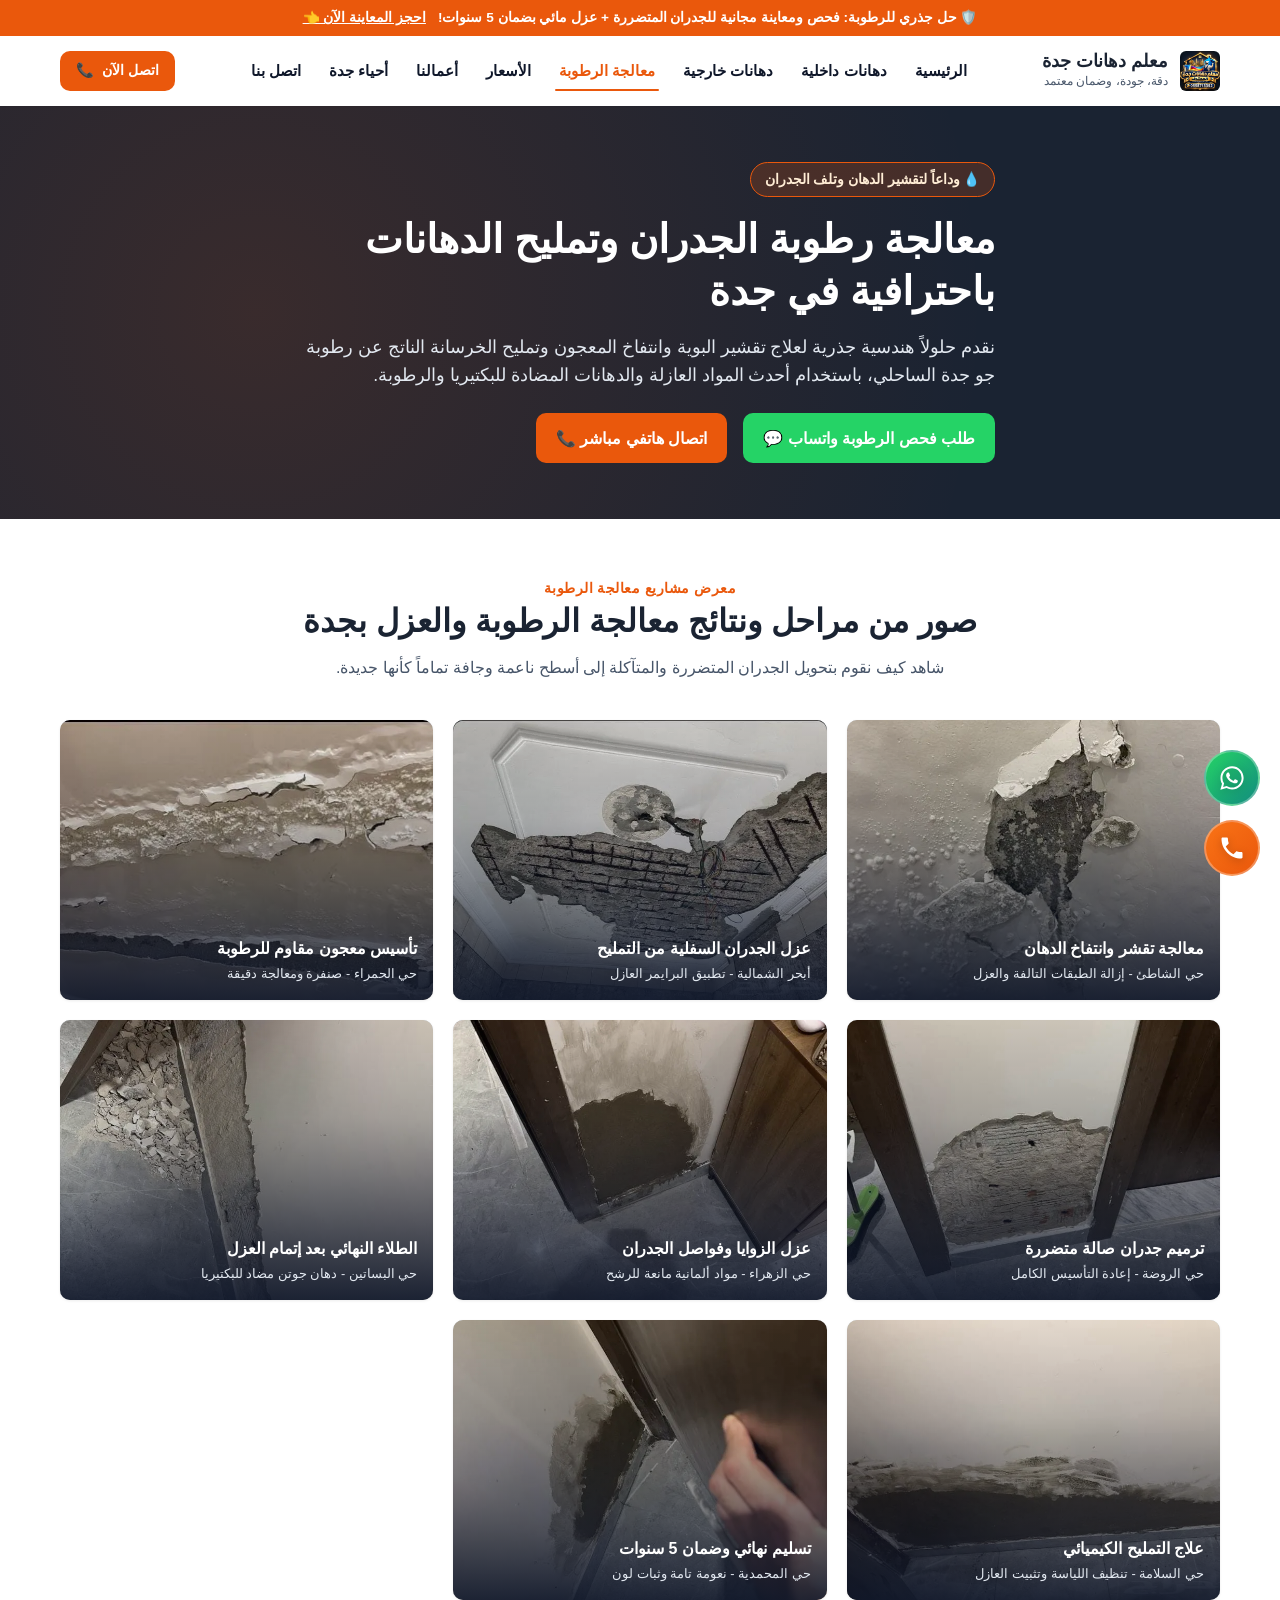
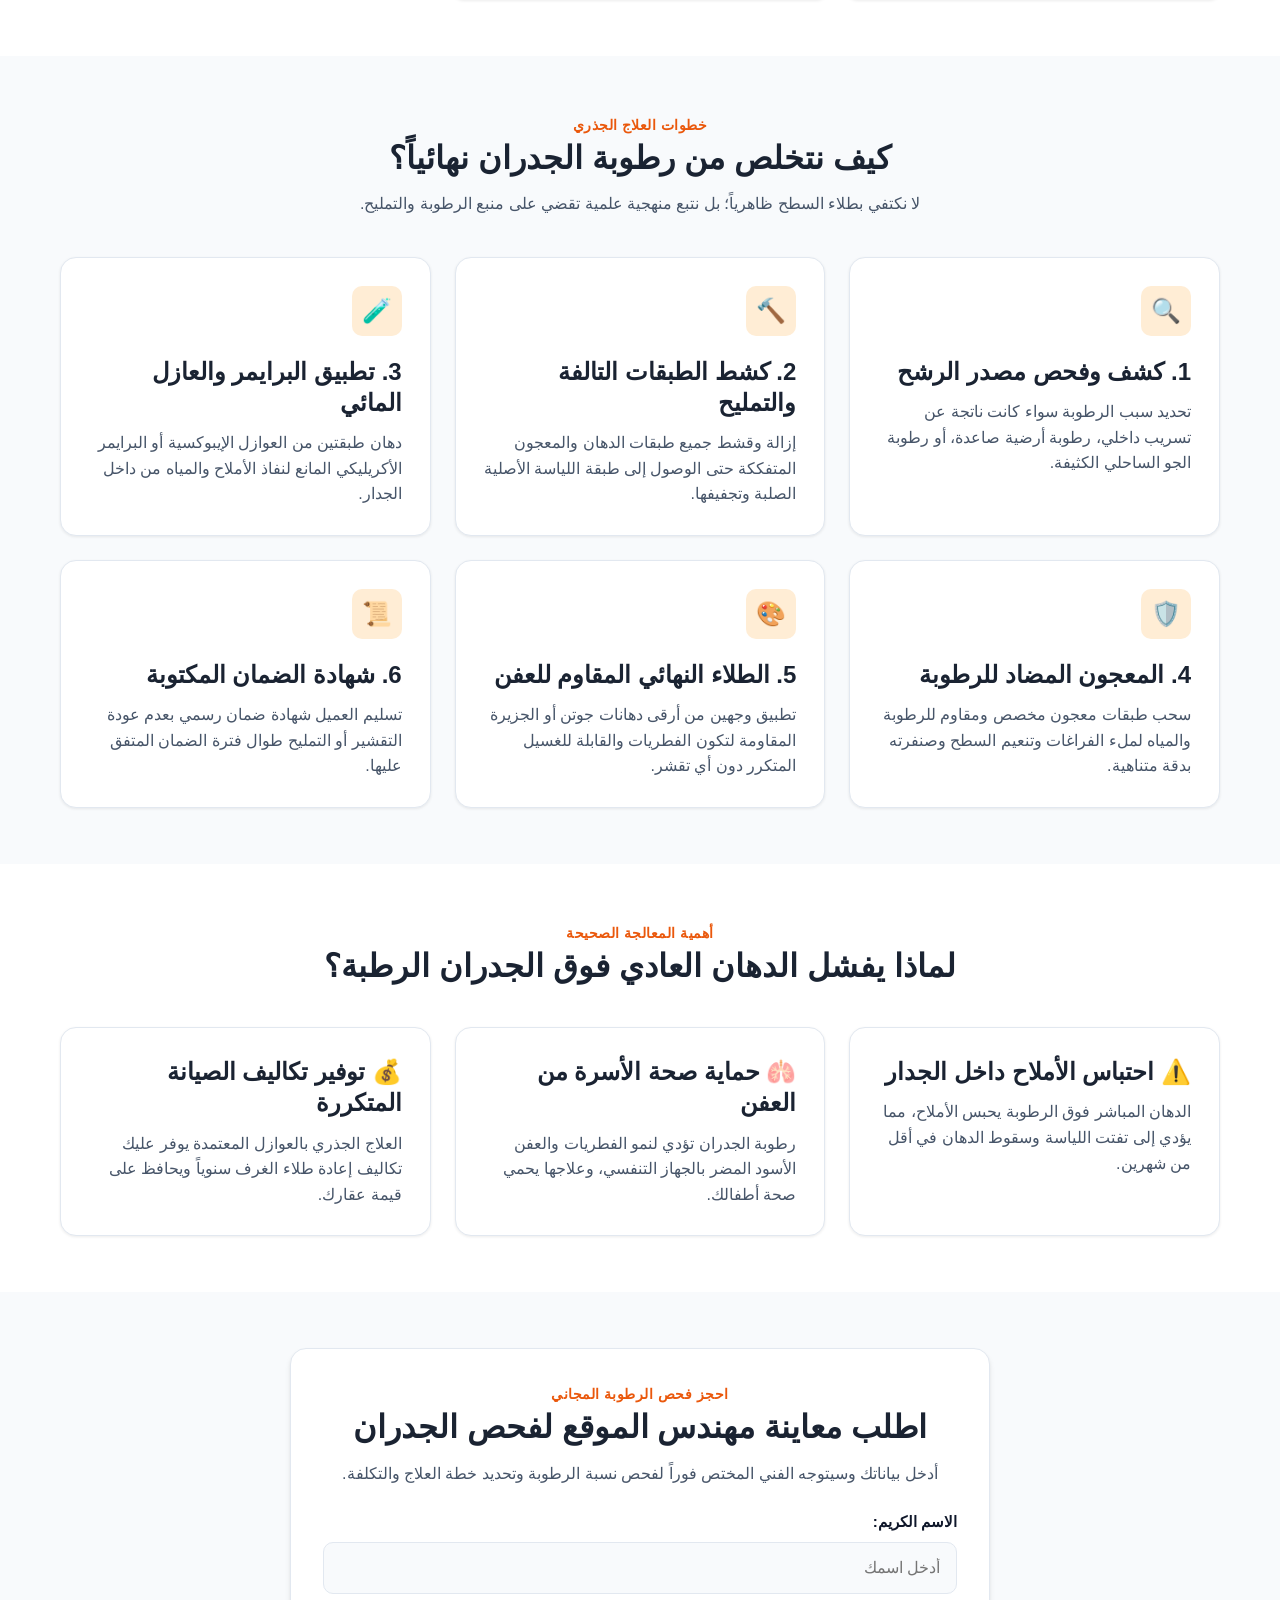
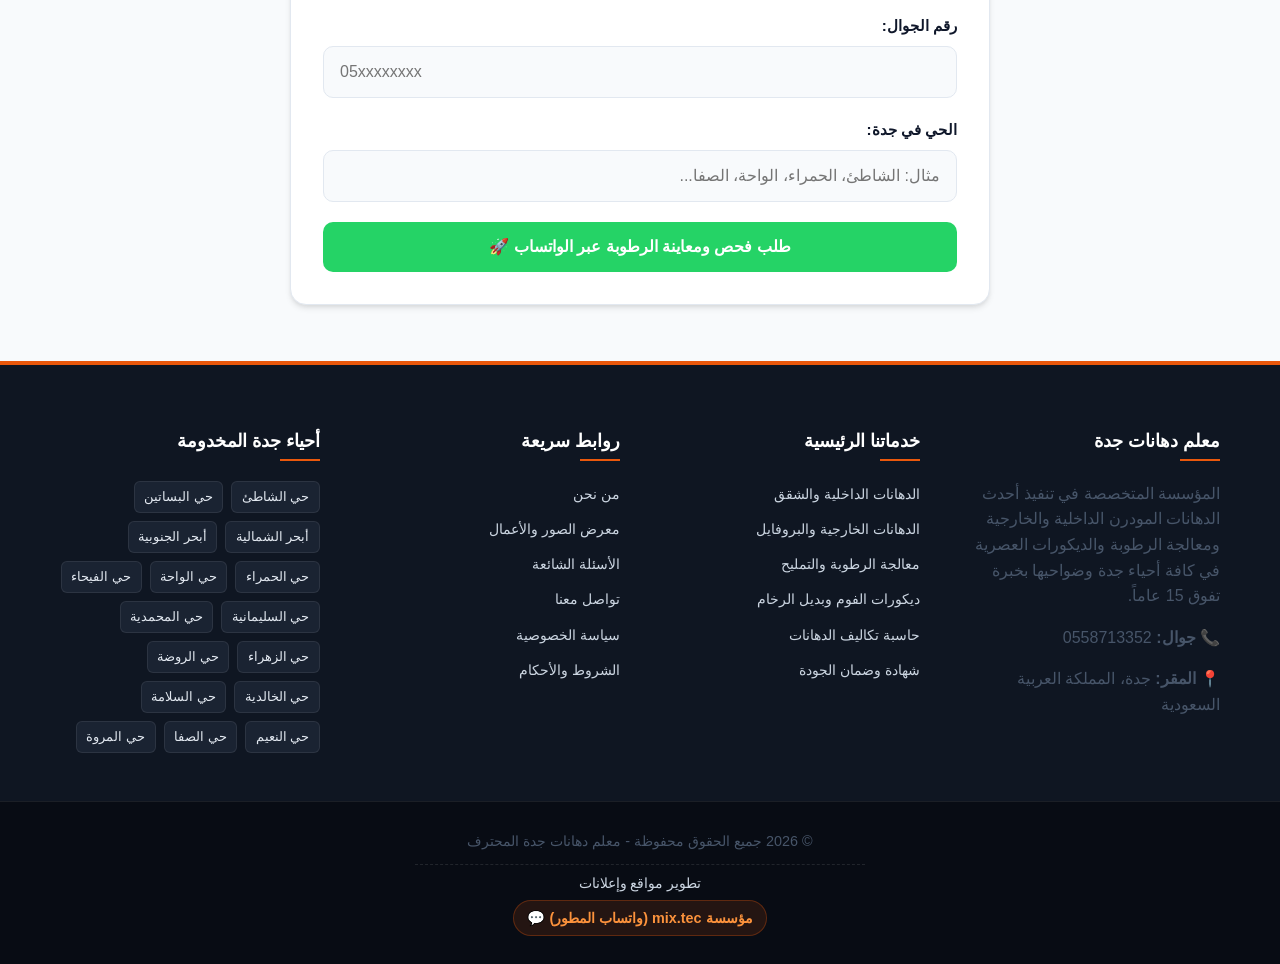
<file: moisture-treatment.html>
<!DOCTYPE html>
<html lang="ar" dir="rtl">
<head>
  <meta charset="UTF-8">
  <meta name="viewport" content="width=device-width, initial-scale=1.0">
  <title>معالجة رطوبة الجدران وتمليح الدهانات بجدة | عزل مائي وضمان معتمد</title>
  <meta name="description" content="أفضل فني معالجة رطوبة الجدران وتقشير البوية والتمليح في جدة. حلول جذرية لعزل الجدران، معجون مقاوم للرطوبة، ودهانات جوتن والجزيرة العازلة مع ضمان حقيقي.">
  <link rel="canonical" href="https://jeddah-paints.dev/moisture-treatment.html">
  
  <link rel="icon" type="image/webp" href="images/logo_result.webp">
  <link rel="manifest" href="manifest.json">
  <meta name="theme-color" content="#1a2332">

  <!-- Open Graph & Social Share Preview Meta Tags -->
  <meta property="og:site_name" content="معلم دهانات جدة المحترف">
  <meta property="og:title" content="معالجة رطوبة وتمليح الجدران بجدة | معلم دهانات جدة">
  <meta property="og:description" content="علاج نهائي لتقشر الدهانات ورطوبة الجدران الساحلية بأحدث العوازل المائية في كافة أحياء جدة.">
  <meta property="og:image" content="https://jeddah-paints.dev/images/logo_result.webp">
  <meta property="og:image:secure_url" content="https://jeddah-paints.dev/images/logo_result.webp">
  <meta property="og:image:type" content="image/webp">
  <meta property="og:image:width" content="600">
  <meta property="og:image:height" content="600">
  <meta property="og:url" content="https://jeddah-paints.dev/moisture-treatment.html">
  <meta property="og:type" content="website">
  <meta name="twitter:card" content="summary_large_image">
  <meta name="twitter:image" content="https://jeddah-paints.dev/images/logo_result.webp">

  <link rel="preload" as="image" href="images/logo_result.webp" fetchpriority="high">
  <link rel="stylesheet" href="style.css">

  <!-- Schema Markup -->
  <script type="application/ld+json">
  {
    "@context": "https://schema.org",
    "@type": "Service",
    "name": "معالجة رطوبة الجدران والدهانات بجدة",
    "provider": {
      "@type": "HomeAndConstructionBusiness",
      "name": "معلم دهانات جدة المحترف",
      "telephone": "+966558713352",
      "url": "https://jeddah-paints.dev/"
    },
    "areaServed": {
      "@type": "City",
      "name": "جدة"
    },
    "description": "معالجة تقشير الدهانات، تمليح اللياسة، تطبيق العوازل المائية والبرايمر المقاوم للرطوبة الساحلية في جدة."
  }
  </script>
</head>
<body>

  <!-- Top Announcement Promo Bar -->
  <div class="top-promo-bar">
    <span>🛡️ <strong>حل جذري للرطوبة:</strong> فحص ومعاينة مجانية للجدران المتضررة + عزل مائي بضمان 5 سنوات!</span>
    <a href="https://wa.me/966558713352?text=أرغب%20في%20معاينة%20وعلاج%20رطوبة%20الجدران%20في%20منزلي">احجز المعاينة الآن 👈</a>
  </div>

  <!-- Header -->
  <header class="header">
    <div class="container header-container">
      <a href="index.html" class="brand-wrapper" title="معلم دهانات جدة المحترف">
        <img src="images/logo_result.webp" alt="شعار معلم دهانات جدة" class="brand-logo" width="40" height="40">
        <div class="brand-info">
          <span class="brand-title">معلم دهانات جدة</span>
          <span class="brand-subtitle">دقة، جودة، وضمان معتمد</span>
        </div>
      </a>

      <nav class="nav-menu" aria-label="القائمة الرئيسية">
        <a href="index.html" class="nav-link">الرئيسية</a>
        <a href="interior-painting.html" class="nav-link">دهانات داخلية</a>
        <a href="exterior-painting.html" class="nav-link">دهانات خارجية</a>
        <a href="moisture-treatment.html" class="nav-link active">معالجة الرطوبة</a>
        <a href="prices.html" class="nav-link">الأسعار</a>
        <a href="our-works.html" class="nav-link">أعمالنا</a>
        <a href="city-landing.html" class="nav-link">أحياء جدة</a>
        <a href="contact-us.html" class="nav-link">اتصل بنا</a>
      </nav>

      <div class="header-actions">
        <a href="tel:0558713352" class="btn btn-primary header-call-btn" title="اتصل الآن">
          <span>اتصل الآن</span> 📞
        </a>
        <button class="hamburger-btn" id="hamburgerBtn" aria-label="فتح القائمة المتنقلة" aria-expanded="false">
          <span class="hamburger-line"></span>
          <span class="hamburger-line"></span>
          <span class="hamburger-line"></span>
        </button>
      </div>
    </div>
  </header>

  <!-- Mobile Navigation Overlay -->
  <div class="mobile-nav" id="mobileNav">
    <div class="mobile-nav-panel">
      <div class="mobile-nav-header">
        <span class="brand-title">القائمة الرئيسية</span>
        <button type="button" class="mobile-nav-close" id="mobileNavClose" aria-label="إغلاق القائمة">✕</button>
      </div>
      <ul class="mobile-nav-list">
        <li class="mobile-nav-item"><a href="index.html">الرئيسية</a></li>
        <li class="mobile-nav-item"><a href="interior-painting.html">دهانات داخلية وديكورات</a></li>
        <li class="mobile-nav-item"><a href="exterior-painting.html">دهانات خارجية وبروفايل</a></li>
        <li class="mobile-nav-item"><a href="moisture-treatment.html" class="active">معالجة الرطوبة والتمليح</a></li>
        <li class="mobile-nav-item"><a href="prices.html">حاسبة وتكلفة الأسعار</a></li>
        <li class="mobile-nav-item"><a href="our-works.html">معرض أعمالنا</a></li>
        <li class="mobile-nav-item"><a href="city-landing.html">مناطق وأحياء جدة</a></li>
        <li class="mobile-nav-item"><a href="about-us.html">من نحن</a></li>
        <li class="mobile-nav-item"><a href="faq.html">الأسئلة الشائعة</a></li>
        <li class="mobile-nav-item"><a href="warranty.html">الضمان والجودة</a></li>
        <li class="mobile-nav-item"><a href="contact-us.html">اتصل بنا</a></li>
      </ul>
    </div>
  </div>

  <main>
    <!-- Hero Section -->
    <section class="hero">
      <div class="container hero-content">
        <span class="hero-badge">💧 وداعاً لتقشير الدهان وتلف الجدران</span>
        <h1 class="hero-title">معالجة رطوبة الجدران وتمليح الدهانات باحترافية في جدة</h1>
        <p class="hero-description">نقدم حلولاً هندسية جذرية لعلاج تقشير البوية وانتفاخ المعجون وتمليح الخرسانة الناتج عن رطوبة جو جدة الساحلي، باستخدام أحدث المواد العازلة والدهانات المضادة للبكتيريا والرطوبة.</p>
        <div class="hero-ctas">
          <a href="https://wa.me/966558713352?text=السلام%20عليكم%20أريد%20معاينة%20لعلاج%20الرطوبة%20في%20الجدران" class="btn btn-whatsapp">
            طلب فحص الرطوبة واتساب 💬
          </a>
          <a href="tel:0558713352" class="btn btn-primary">
            اتصال هاتفي مباشر 📞
          </a>
        </div>
      </div>
    </section>

    <!-- 8 Moisture Treatment Images Gallery -->
    <section class="section section-bg-white">
      <div class="container">
        <div class="section-header">
          <span class="section-subtitle">معرض مشاريع معالجة الرطوبة</span>
          <h2>صور من مراحل ونتائج معالجة الرطوبة والعزل بجدة</h2>
          <p>شاهد كيف نقوم بتحويل الجدران المتضررة والمتآكلة إلى أسطح ناعمة وجافة تماماً كأنها جديدة.</p>
        </div>

        <div class="gallery-grid">
          <!-- Image 1 -->
          <div class="gallery-item">
            <img src="images/moisture-treatment (1)_result.webp" alt="معالجة تقشير الدهان ورطوبة الجدران بجدة" width="400" height="300" loading="lazy" decoding="async">
            <div class="gallery-overlay">
              <h3>معالجة تقشر وانتفاخ الدهان</h3>
              <p>حي الشاطئ - إزالة الطبقات التالفة والعزل</p>
            </div>
          </div>

          <!-- Image 2 (3 in source list) -->
          <div class="gallery-item">
            <img src="images/moisture-treatment (3)_result.webp" alt="عزل مائي للجدران السفلية المتملحة" width="400" height="300" loading="lazy" decoding="async">
            <div class="gallery-overlay">
              <h3>عزل الجدران السفلية من التمليح</h3>
              <p>أبحر الشمالية - تطبيق البرايمر العازل</p>
            </div>
          </div>

          <!-- Image 3 (4 in source list) -->
          <div class="gallery-item">
            <img src="images/moisture-treatment (4)_result.webp" alt="تأسيس معجون مقاوم للرطوبة للأسقف والجدران" width="400" height="300" loading="lazy" decoding="async">
            <div class="gallery-overlay">
              <h3>تأسيس معجون مقاوم للرطوبة</h3>
              <p>حي الحمراء - صنفرة ومعالجة دقيقة</p>
            </div>
          </div>

          <!-- Image 4 (5 in source list) -->
          <div class="gallery-item">
            <img src="images/moisture-treatment (5)_result.webp" alt="ترميم وعلاج جدران الصالات من الرطوبة" width="400" height="300" loading="lazy" decoding="async">
            <div class="gallery-overlay">
              <h3>ترميم جدران صالة متضررة</h3>
              <p>حي الروضة - إعادة التأسيس الكامل</p>
            </div>
          </div>

          <!-- Image 5 (6 in source list) -->
          <div class="gallery-item">
            <img src="images/moisture-treatment (6)_result.webp" alt="معالجة رطوبة زوايا الغرف والأرضيات" width="400" height="300" loading="lazy" decoding="async">
            <div class="gallery-overlay">
              <h3>عزل الزوايا وفواصل الجدران</h3>
              <p>حي الزهراء - مواد ألمانية مانعة للرشح</p>
            </div>
          </div>

          <!-- Image 6 (7 in source list) -->
          <div class="gallery-item">
            <img src="images/moisture-treatment (7)_result.webp" alt="تشطيب نهائي بعد عزل الرطوبة بجدة" width="400" height="300" loading="lazy" decoding="async">
            <div class="gallery-overlay">
              <h3>الطلاء النهائي بعد إتمام العزل</h3>
              <p>حي البساتين - دهان جوتن مضاد للبكتيريا</p>
            </div>
          </div>

          <!-- Image 7 (8 in source list) -->
          <div class="gallery-item">
            <img src="images/moisture-treatment (8)_result.webp" alt="معالجة تمليح الخرسانة واللياسة بجدة" width="400" height="300" loading="lazy" decoding="async">
            <div class="gallery-overlay">
              <h3>علاج التمليح الكيميائي</h3>
              <p>حي السلامة - تنظيف اللياسة وتثبيت العازل</p>
            </div>
          </div>

          <!-- Image 8 (9 in source list) -->
          <div class="gallery-item">
            <img src="images/moisture-treatment (9)_result.webp" alt="تسليم الجدران ملساء وجافة بضمان معتمد" width="400" height="300" loading="lazy" decoding="async">
            <div class="gallery-overlay">
              <h3>تسليم نهائي وضمان 5 سنوات</h3>
              <p>حي المحمدية - نعومة تامة وثبات لون</p>
            </div>
          </div>
        </div>
      </div>
    </section>

    <!-- Remediation Steps Section -->
    <section class="section">
      <div class="container">
        <div class="section-header">
          <span class="section-subtitle">خطوات العلاج الجذري</span>
          <h2>كيف نتخلص من رطوبة الجدران نهائياً؟</h2>
          <p>لا نكتفي بطلاء السطح ظاهرياً؛ بل نتبع منهجية علمية تقضي على منبع الرطوبة والتمليح.</p>
        </div>

        <div class="grid">
          <div class="card">
            <div class="card-icon">🔍</div>
            <h3>1. كشف وفحص مصدر الرشح</h3>
            <p>تحديد سبب الرطوبة سواء كانت ناتجة عن تسريب داخلي، رطوبة أرضية صاعدة، أو رطوبة الجو الساحلي الكثيفة.</p>
          </div>

          <div class="card">
            <div class="card-icon">🔨</div>
            <h3>2. كشط الطبقات التالفة والتمليح</h3>
            <p>إزالة وقشط جميع طبقات الدهان والمعجون المتفككة حتى الوصول إلى طبقة اللياسة الأصلية الصلبة وتجفيفها.</p>
          </div>

          <div class="card">
            <div class="card-icon">🧪</div>
            <h3>3. تطبيق البرايمر والعازل المائي</h3>
            <p>دهان طبقتين من العوازل الإيبوكسية أو البرايمر الأكريليكي المانع لنفاذ الأملاح والمياه من داخل الجدار.</p>
          </div>

          <div class="card">
            <div class="card-icon">🛡️</div>
            <h3>4. المعجون المضاد للرطوبة</h3>
            <p>سحب طبقات معجون مخصص ومقاوم للرطوبة والمياه لملء الفراغات وتنعيم السطح وصنفرته بدقة متناهية.</p>
          </div>

          <div class="card">
            <div class="card-icon">🎨</div>
            <h3>5. الطلاء النهائي المقاوم للعفن</h3>
            <p>تطبيق وجهين من أرقى دهانات جوتن أو الجزيرة المقاومة لتكون الفطريات والقابلة للغسيل المتكرر دون أي تقشر.</p>
          </div>

          <div class="card">
            <div class="card-icon">📜</div>
            <h3>6. شهادة الضمان المكتوبة</h3>
            <p>تسليم العميل شهادة ضمان رسمي بعدم عودة التقشير أو التمليح طوال فترة الضمان المتفق عليها.</p>
          </div>
        </div>
      </div>
    </section>

    <!-- Why Moisture Remediation in Jeddah -->
    <section class="section section-bg-white">
      <div class="container">
        <div class="section-header">
          <span class="section-subtitle">أهمية المعالجة الصحيحة</span>
          <h2>لماذا يفشل الدهان العادي فوق الجدران الرطبة؟</h2>
        </div>

        <div class="grid">
          <div class="card">
            <h3>⚠️ احتباس الأملاح داخل الجدار</h3>
            <p>الدهان المباشر فوق الرطوبة يحبس الأملاح، مما يؤدي إلى تفتت اللياسة وسقوط الدهان في أقل من شهرين.</p>
          </div>

          <div class="card">
            <h3>🫁 حماية صحة الأسرة من العفن</h3>
            <p>رطوبة الجدران تؤدي لنمو الفطريات والعفن الأسود المضر بالجهاز التنفسي، وعلاجها يحمي صحة أطفالك.</p>
          </div>

          <div class="card">
            <h3>💰 توفير تكاليف الصيانة المتكررة</h3>
            <p>العلاج الجذري بالعوازل المعتمدة يوفر عليك تكاليف إعادة طلاء الغرف سنوياً ويحافظ على قيمة عقارك.</p>
          </div>
        </div>
      </div>
    </section>

    <!-- Smart Form Box -->
    <section class="section">
      <div class="container">
        <div class="calc-box">
          <div class="section-header" style="margin-bottom: 1.5rem;">
            <span class="section-subtitle">احجز فحص الرطوبة المجاني</span>
            <h2>اطلب معاينة مهندس الموقع لفحص الجدران</h2>
            <p>أدخل بياناتك وسيتوجه الفني المختص فوراً لفحص نسبة الرطوبة وتحديد خطة العلاج والتكلفة.</p>
          </div>

          <form class="smart-lead-form" id="moistureLeadForm">
            <div class="form-group">
              <label for="moistureName" class="form-label">الاسم الكريم:</label>
              <input type="text" id="moistureName" name="client_name" class="form-control" placeholder="أدخل اسمك" required>
            </div>

            <div class="form-group">
              <label for="moisturePhone" class="form-label">رقم الجوال:</label>
              <input type="tel" id="moisturePhone" name="client_phone" class="form-control" placeholder="05xxxxxxxx" required>
            </div>

            <div class="form-group">
              <label for="moistureDistrict" class="form-label">الحي في جدة:</label>
              <input type="text" id="moistureDistrict" name="district" class="form-control" placeholder="مثال: الشاطئ، الحمراء، الواحة، الصفا..." required>
            </div>

            <input type="hidden" name="service_type" value="معالجة رطوبة الجدران وتمليح الدهانات">

            <button type="submit" class="btn btn-whatsapp btn-block">
              طلب فحص ومعاينة الرطوبة عبر الواتساب 🚀
            </button>
          </form>
        </div>
      </div>
    </section>
  </main>

  <!-- Luxury Floating CTAs with SVG Icons & Pulse Animation -->
  <div class="floating-contact-right" aria-label="أزرار التواصل السريع">
    <a href="https://wa.me/966558713352?text=السلام%20عليكم%20أرغب%20بالاستفسار%20عن%20معالجة%20رطوبة%20الجدران" class="floating-btn whatsapp" title="تواصل عبر الواتساب" target="_blank" rel="noopener">
      <svg viewBox="0 0 24 24" aria-hidden="true">
        <path d="M12.04 2c-5.46 0-9.91 4.45-9.91 9.91 0 1.75.46 3.45 1.32 4.95L2.05 22l5.25-1.38c1.45.79 3.08 1.21 4.74 1.21 5.46 0 9.91-4.45 9.91-9.91 0-2.65-1.03-5.14-2.9-7.01A9.816 9.816 0 0012.04 2zm0 18.15c-1.49 0-2.95-.4-4.22-1.16l-.3-.18-3.13.82.83-3.05-.2-.31a8.17 8.17 0 01-1.25-4.36c0-4.54 3.7-8.24 8.24-8.24 2.2 0 4.27.86 5.82 2.42a8.18 8.18 0 012.42 5.82c0 4.54-3.7 8.24-8.24 8.24zm4.52-6.17c-.25-.12-1.47-.72-1.7-.81-.23-.08-.39-.12-.56.12-.17.25-.64.81-.79.97-.14.17-.29.19-.54.06-.25-.12-1.05-.39-2-1.23-.74-.66-1.24-1.47-1.39-1.71-.14-.25-.02-.38.11-.5.11-.11.25-.29.37-.43.12-.14.17-.25.25-.41.08-.17.04-.31-.02-.43s-.56-1.34-.76-1.84c-.2-.48-.41-.42-.56-.43h-.48c-.17 0-.43.06-.66.31-.22.25-.86.84-.86 2.05s.88 2.38 1 2.54c.12.17 1.73 2.64 4.2 3.7.59.25 1.05.41 1.41.52.59.19 1.13.16 1.56.1.48-.07 1.47-.6 1.68-1.18.21-.58.21-1.07.14-1.18-.06-.11-.23-.17-.48-.29z"/>
      </svg>
    </a>
    <a href="tel:0558713352" class="floating-btn call" title="اتصال هاتفي مباشر">
      <svg viewBox="0 0 24 24" aria-hidden="true">
        <path d="M6.62 10.79c1.44 2.83 3.76 5.14 6.59 6.59l2.2-2.2c.27-.27.67-.36 1.02-.24 1.12.37 2.33.57 3.57.57.55 0 1 .45 1 1V20c0 .55-.45 1-1 1-9.39 0-17-7.61-17-17 0-.55.45-1 1-1h3.5c.55 0 1 .45 1 1 0 1.25.2 2.45.57 3.57.11.35.03.74-.25 1.02l-2.2 2.2z"/>
      </svg>
    </a>
  </div>

  <div class="floating-scroll-left" id="scrollTopContainer" aria-label="الصعود للأعلى">
    <button class="scroll-top-btn" id="scrollTopBtn" title="الرجوع للأعلى" aria-label="الرجوع لأعلى الصفحة">
      <svg viewBox="0 0 24 24" aria-hidden="true">
        <path d="M7.41 15.41L12 10.83l4.59 4.58L18 14l-6-6-6 6z"/>
      </svg>
    </button>
  </div>

  <!-- Unified Footer with 16 Neighborhoods & Stacked Credits -->
  <footer class="footer">
    <div class="container">
      <div class="footer-grid">
        <div class="footer-column">
          <h3>معلم دهانات جدة</h3>
          <p>المؤسسة المتخصصة في تنفيذ أحدث الدهانات المودرن الداخلية والخارجية ومعالجة الرطوبة والديكورات العصرية في كافة أحياء جدة وضواحيها بخبرة تفوق 15 عاماً.</p>
          <p>📞 <strong>جوال:</strong> 0558713352</p>
          <p>📍 <strong>المقر:</strong> جدة، المملكة العربية السعودية</p>
        </div>

        <div class="footer-column">
          <h3>خدماتنا الرئيسية</h3>
          <ul class="footer-links">
            <li><a href="interior-painting.html">الدهانات الداخلية والشقق</a></li>
            <li><a href="exterior-painting.html">الدهانات الخارجية والبروفايل</a></li>
            <li><a href="moisture-treatment.html">معالجة الرطوبة والتمليح</a></li>
            <li><a href="interior-painting.html">ديكورات الفوم وبديل الرخام</a></li>
            <li><a href="prices.html">حاسبة تكاليف الدهانات</a></li>
            <li><a href="warranty.html">شهادة وضمان الجودة</a></li>
          </ul>
        </div>

        <div class="footer-column">
          <h3>روابط سريعة</h3>
          <ul class="footer-links">
            <li><a href="about-us.html">من نحن</a></li>
            <li><a href="our-works.html">معرض الصور والأعمال</a></li>
            <li><a href="faq.html">الأسئلة الشائعة</a></li>
            <li><a href="contact-us.html">تواصل معنا</a></li>
            <li><a href="privacy-policy.html">سياسة الخصوصية</a></li>
            <li><a href="terms-conditions.html">الشروط والأحكام</a></li>
          </ul>
        </div>

        <div class="footer-column">
          <h3>أحياء جدة المخدومة</h3>
          <div class="seo-tags-cloud">
            <span class="seo-tag">حي الشاطئ</span>
            <span class="seo-tag">حي البساتين</span>
            <span class="seo-tag">أبحر الشمالية</span>
            <span class="seo-tag">أبحر الجنوبية</span>
            <span class="seo-tag">حي الحمراء</span>
            <span class="seo-tag">حي الواحة</span>
            <span class="seo-tag">حي الفيحاء</span>
            <span class="seo-tag">حي السليمانية</span>
            <span class="seo-tag">حي المحمدية</span>
            <span class="seo-tag">حي الزهراء</span>
            <span class="seo-tag">حي الروضة</span>
            <span class="seo-tag">حي الخالدية</span>
            <span class="seo-tag">حي السلامة</span>
            <span class="seo-tag">حي النعيم</span>
            <span class="seo-tag">حي الصفا</span>
            <span class="seo-tag">حي المروة</span>
          </div>
        </div>
      </div>
    </div>

    <!-- Stacked Bottom Credits -->
    <div class="footer-bottom">
      <div class="container footer-bottom-container">
        <p>© 2026 جميع الحقوق محفوظة - معلم دهانات جدة المحترف</p>
        <div class="dev-credit-wrapper">
          <span class="dev-credit-title">تطوير مواقع وإعلانات</span>
          <a href="https://wa.me/966578539687" class="dev-credit-link" target="_blank" rel="noopener">
            مؤسسة mix.tec (واتساب المطور) 💬
          </a>
        </div>
      </div>
    </div>
  </footer>

  <script src="script.js" defer></script>
</body>
</html>
</file>
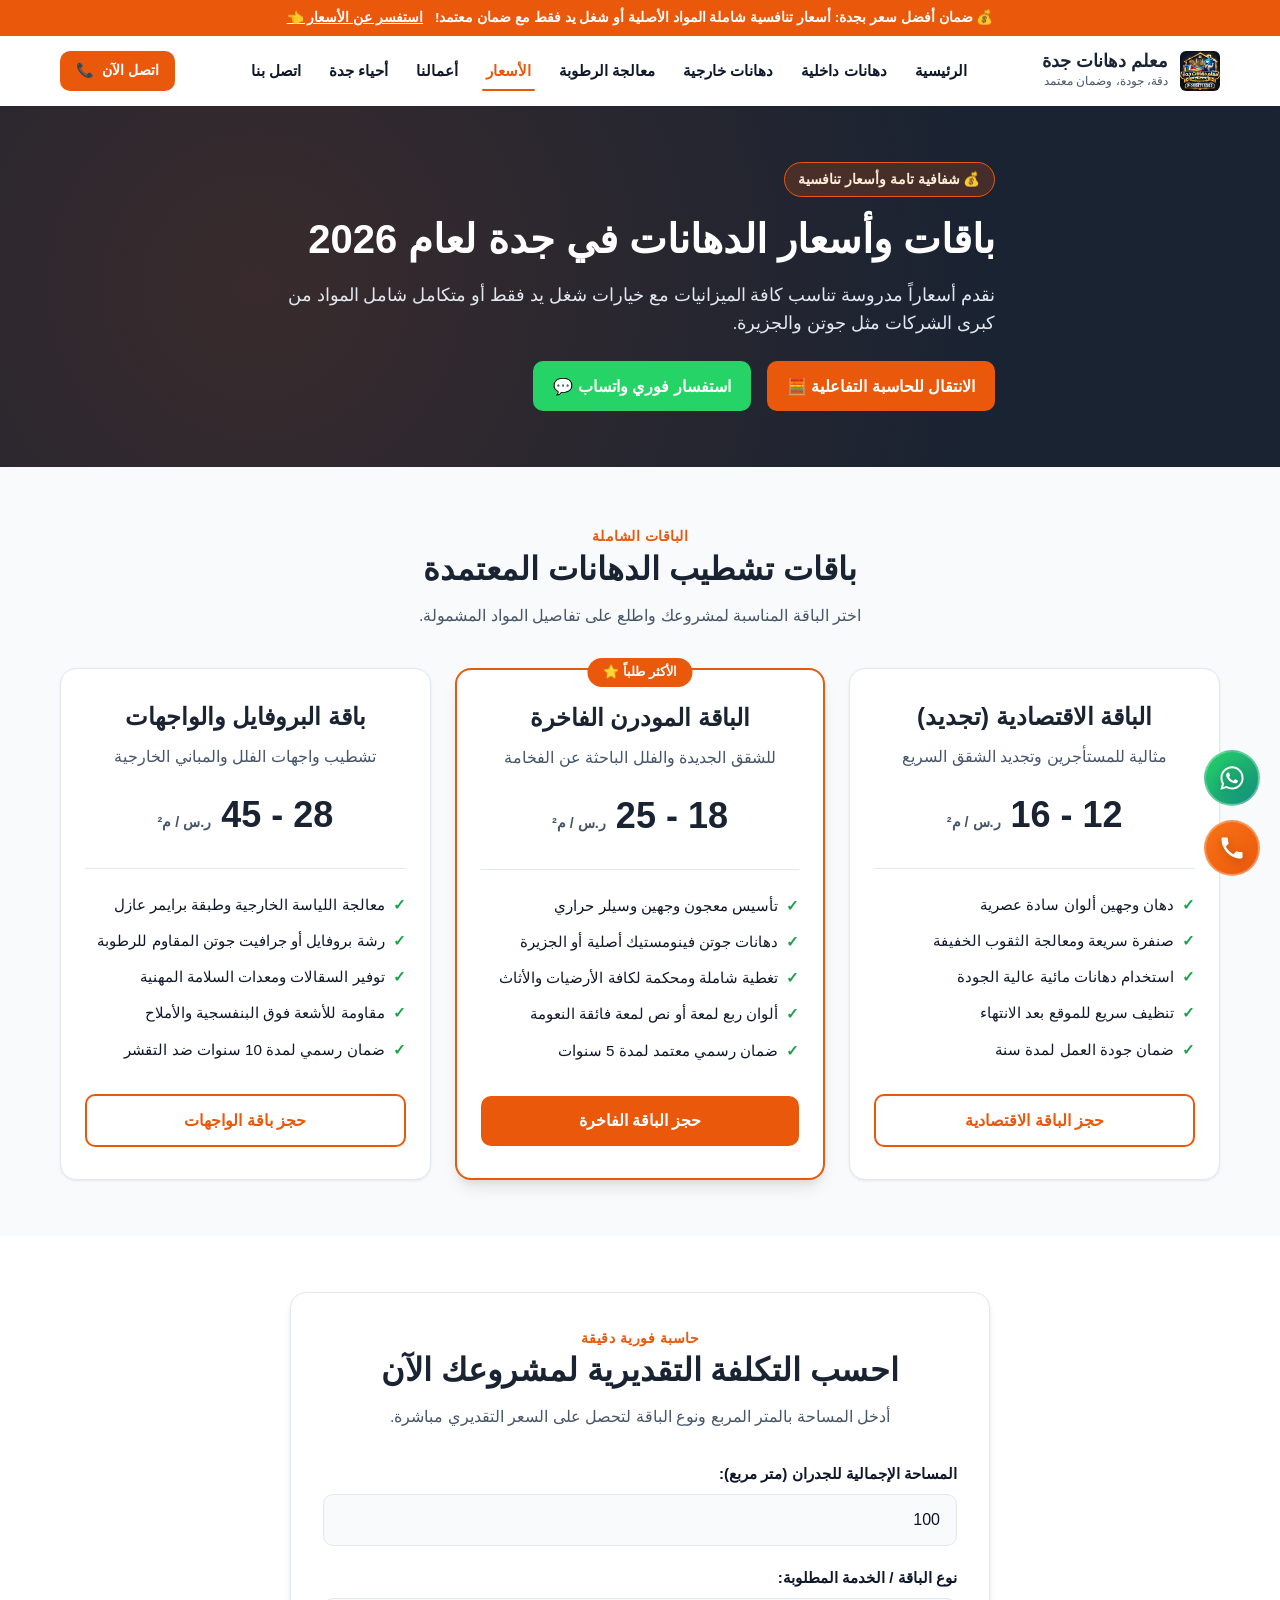
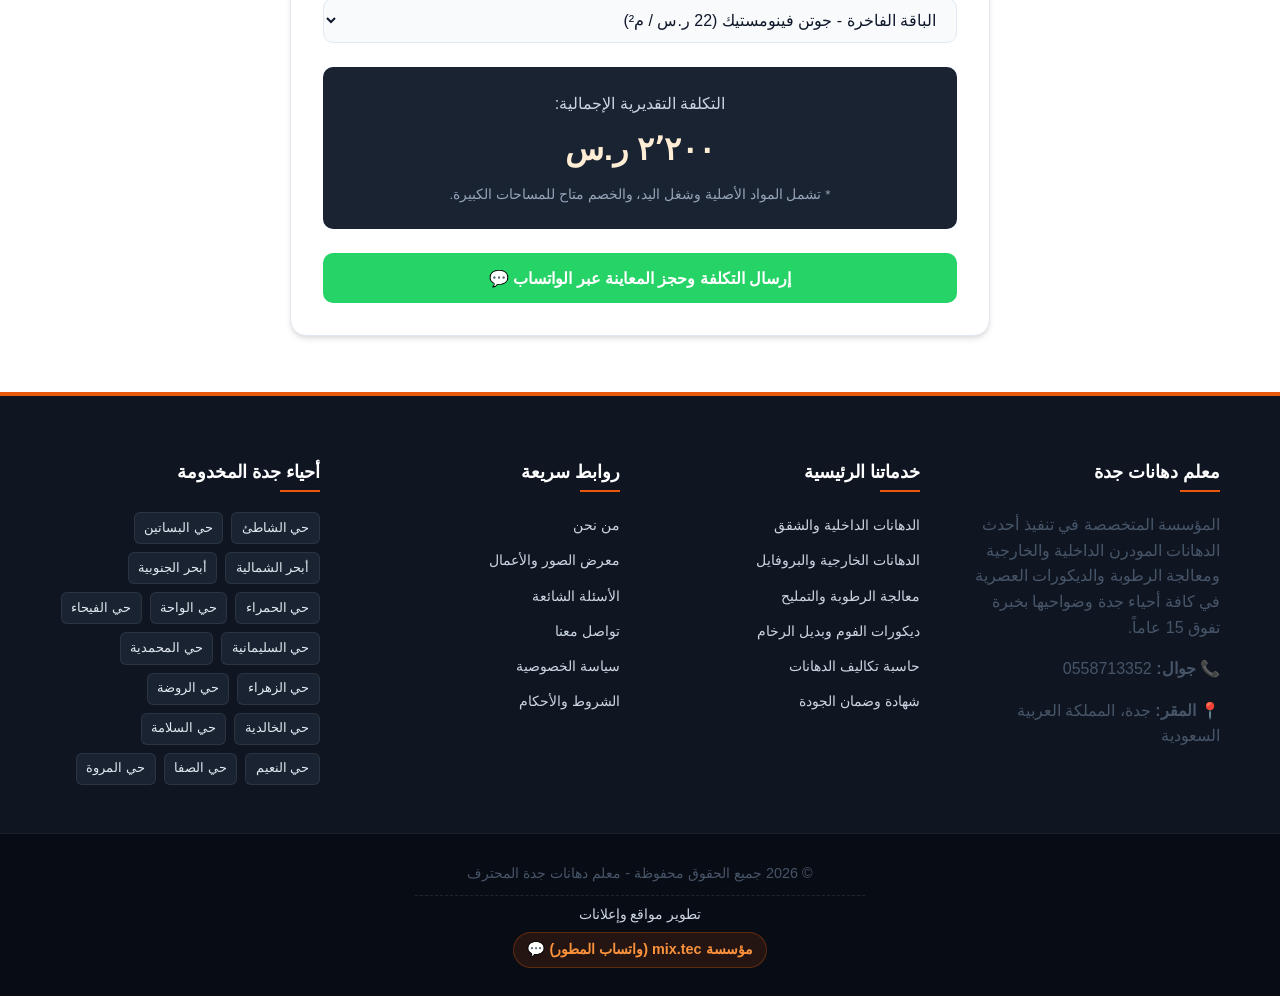
<file: prices.html>
<!DOCTYPE html>
<html lang="ar" dir="rtl">
<head>
  <meta charset="UTF-8">
  <meta name="viewport" content="width=device-width, initial-scale=1.0">
  <title>أسعار دهانات جدة 2026 | حاسبة تكلفة البوية بالمتر المربع</title>
  <meta name="description" content="تعرف على باقات وأسعار شغل يد ومع المواد للدهانات الداخلية والخارجية والبروفايل بجدة مع حاسبة تكلفة تفاعلية فورية لحساب التكلفة بدقة.">
  <link rel="canonical" href="https://jeddah-paints.dev/prices.html">
  
  <link rel="icon" type="image/webp" href="images/logo_result.webp">
  <link rel="manifest" href="manifest.json">
  <meta name="theme-color" content="#1a2332">

  <!-- Open Graph & Social Share Preview Meta Tags -->
  <meta property="og:site_name" content="معلم دهانات جدة المحترف">
  <meta property="og:title" content="أسعار وحاسبة تكلفة الدهانات بجدة | معلم دهانات جدة">
  <meta property="og:description" content="احسب تكلفة دهان شقتك أو فيلتك فورياً مع تفاصيل أسعار الباقات الداخلية والخارجية.">
  <meta property="og:image" content="https://jeddah-paints.dev/images/logo_result.webp">
  <meta property="og:image:secure_url" content="https://jeddah-paints.dev/images/logo_result.webp">
  <meta property="og:image:type" content="image/webp">
  <meta property="og:image:width" content="600">
  <meta property="og:image:height" content="600">
  <meta property="og:url" content="https://jeddah-paints.dev/prices.html">
  <meta property="og:type" content="website">
  <meta name="twitter:card" content="summary_large_image">
  <meta name="twitter:image" content="https://jeddah-paints.dev/images/logo_result.webp">

  <link rel="preload" as="image" href="images/logo_result.webp" fetchpriority="high">
  <link rel="stylesheet" href="style.css">
</head>
<body>

  <!-- Top Announcement Promo Bar -->
  <div class="top-promo-bar">
    <span>💰 <strong>ضمان أفضل سعر بجدة:</strong> أسعار تنافسية شاملة المواد الأصلية أو شغل يد فقط مع ضمان معتمد!</span>
    <a href="https://wa.me/966558713352?text=أرغب%20في%20الاستفسار%20عن%20عروض%20الأسعار%20والخصومات">استفسر عن الأسعار 👈</a>
  </div>

  <!-- Header -->
  <header class="header">
    <div class="container header-container">
      <a href="index.html" class="brand-wrapper" title="معلم دهانات جدة المحترف">
        <img src="images/logo_result.webp" alt="شعار معلم دهانات جدة" class="brand-logo" width="40" height="40">
        <div class="brand-info">
          <span class="brand-title">معلم دهانات جدة</span>
          <span class="brand-subtitle">دقة، جودة، وضمان معتمد</span>
        </div>
      </a>

      <nav class="nav-menu" aria-label="القائمة الرئيسية">
        <a href="index.html" class="nav-link">الرئيسية</a>
        <a href="interior-painting.html" class="nav-link">دهانات داخلية</a>
        <a href="exterior-painting.html" class="nav-link">دهانات خارجية</a>
        <a href="moisture-treatment.html" class="nav-link">معالجة الرطوبة</a>
        <a href="prices.html" class="nav-link active">الأسعار</a>
        <a href="our-works.html" class="nav-link">أعمالنا</a>
        <a href="city-landing.html" class="nav-link">أحياء جدة</a>
        <a href="contact-us.html" class="nav-link">اتصل بنا</a>
      </nav>

      <div class="header-actions">
        <a href="tel:0558713352" class="btn btn-primary header-call-btn" title="اتصل الآن">
          <span>اتصل الآن</span> 📞
        </a>
        <button class="hamburger-btn" id="hamburgerBtn" aria-label="فتح القائمة المتنقلة" aria-expanded="false">
          <span class="hamburger-line"></span>
          <span class="hamburger-line"></span>
          <span class="hamburger-line"></span>
        </button>
      </div>
    </div>
  </header>

  <!-- Mobile Navigation Overlay -->
  <div class="mobile-nav" id="mobileNav">
    <div class="mobile-nav-panel">
      <div class="mobile-nav-header">
        <span class="brand-title">القائمة الرئيسية</span>
        <button type="button" class="mobile-nav-close" id="mobileNavClose" aria-label="إغلاق القائمة">✕</button>
      </div>
      <ul class="mobile-nav-list">
        <li class="mobile-nav-item"><a href="index.html">الرئيسية</a></li>
        <li class="mobile-nav-item"><a href="interior-painting.html">دهانات داخلية وديكورات</a></li>
        <li class="mobile-nav-item"><a href="exterior-painting.html">دهانات خارجية وبروفايل</a></li>
        <li class="mobile-nav-item"><a href="moisture-treatment.html">معالجة الرطوبة والتمليح</a></li>
        <li class="mobile-nav-item"><a href="prices.html" class="active">حاسبة وتكلفة الأسعار</a></li>
        <li class="mobile-nav-item"><a href="our-works.html">معرض أعمالنا</a></li>
        <li class="mobile-nav-item"><a href="city-landing.html">مناطق وأحياء جدة</a></li>
        <li class="mobile-nav-item"><a href="about-us.html">من نحن</a></li>
        <li class="mobile-nav-item"><a href="faq.html">الأسئلة الشائعة</a></li>
        <li class="mobile-nav-item"><a href="warranty.html">الضمان والجودة</a></li>
        <li class="mobile-nav-item"><a href="contact-us.html">اتصل بنا</a></li>
      </ul>
    </div>
  </div>

  <main>
    <!-- Hero Section -->
    <section class="hero">
      <div class="container hero-content">
        <span class="hero-badge">💰 شفافية تامة وأسعار تنافسية</span>
        <h1 class="hero-title">باقات وأسعار الدهانات في جدة لعام 2026</h1>
        <p class="hero-description">نقدم أسعاراً مدروسة تناسب كافة الميزانيات مع خيارات شغل يد فقط أو متكامل شامل المواد من كبرى الشركات مثل جوتن والجزيرة.</p>
        <div class="hero-ctas">
          <a href="#calculator" class="btn btn-primary">
            الانتقال للحاسبة التفاعلية 🧮
          </a>
          <a href="https://wa.me/966558713352?text=السلام%20عليكم%20أريد%20الاستفسار%20عن%20أسعار%20الدهانات" class="btn btn-whatsapp">
            استفسار فوري واتساب 💬
          </a>
        </div>
      </div>
    </section>

    <!-- Pricing Packages -->
    <section class="section">
      <div class="container">
        <div class="section-header">
          <span class="section-subtitle">الباقات الشاملة</span>
          <h2>باقات تشطيب الدهانات المعتمدة</h2>
          <p>اختر الباقة المناسبة لمشروعك واطلع على تفاصيل المواد المشمولة.</p>
        </div>

        <div class="pricing-grid">
          <!-- Package 1 -->
          <div class="price-card">
            <div class="price-header">
              <h3>الباقة الاقتصادية (تجديد)</h3>
              <p>مثالية للمستأجرين وتجديد الشقق السريع</p>
              <div class="price-amount">12 - 16 <span>ر.س / م²</span></div>
            </div>
            <ul class="price-features">
              <li>دهان وجهين ألوان سادة عصرية</li>
              <li>صنفرة سريعة ومعالجة الثقوب الخفيفة</li>
              <li>استخدام دهانات مائية عالية الجودة</li>
              <li>تنظيف سريع للموقع بعد الانتهاء</li>
              <li>ضمان جودة العمل لمدة سنة</li>
            </ul>
            <a href="https://wa.me/966558713352?text=أرغب%20في%20حجز%20الباقة%20الاقتصادية%20للدهانات" class="btn btn-outline btn-block">
              حجز الباقة الاقتصادية
            </a>
          </div>

          <!-- Package 2 (Featured) -->
          <div class="price-card featured">
            <span class="price-badge">الأكثر طلباً ⭐</span>
            <div class="price-header">
              <h3>الباقة المودرن الفاخرة</h3>
              <p>للشقق الجديدة والفلل الباحثة عن الفخامة</p>
              <div class="price-amount">18 - 25 <span>ر.س / م²</span></div>
            </div>
            <ul class="price-features">
              <li>تأسيس معجون وجهين وسيلر حراري</li>
              <li>دهانات جوتن فينومستيك أصلية أو الجزيرة</li>
              <li>تغطية شاملة ومحكمة لكافة الأرضيات والأثاث</li>
              <li>ألوان ربع لمعة أو نص لمعة فائقة النعومة</li>
              <li>ضمان رسمي معتمد لمدة 5 سنوات</li>
            </ul>
            <a href="https://wa.me/966558713352?text=أرغب%20في%20حجز%20الباقة%20المودرن%20الفاخرة" class="btn btn-primary btn-block">
              حجز الباقة الفاخرة
            </a>
          </div>

          <!-- Package 3 -->
          <div class="price-card">
            <div class="price-header">
              <h3>باقة البروفايل والواجهات</h3>
              <p>تشطيب واجهات الفلل والمباني الخارجية</p>
              <div class="price-amount">28 - 45 <span>ر.س / م²</span></div>
            </div>
            <ul class="price-features">
              <li>معالجة اللياسة الخارجية وطبقة برايمر عازل</li>
              <li>رشة بروفايل أو جرافيت جوتن المقاوم للرطوبة</li>
              <li>توفير السقالات ومعدات السلامة المهنية</li>
              <li>مقاومة للأشعة فوق البنفسجية والأملاح</li>
              <li>ضمان رسمي لمدة 10 سنوات ضد التقشر</li>
            </ul>
            <a href="https://wa.me/966558713352?text=أرغب%20في%20حجز%20باقة%20البروفايل%20والواجهات" class="btn btn-outline btn-block">
              حجز باقة الواجهات
            </a>
          </div>
        </div>
      </div>
    </section>

    <!-- Interactive Price Calculator (مع زر الإرسال المحدث للجوال) -->
    <section class="section section-bg-white" id="calculator">
      <div class="container">
        <div class="calc-box">
          <div class="section-header" style="margin-bottom: 2rem;">
            <span class="section-subtitle">حاسبة فورية دقيقة</span>
            <h2>احسب التكلفة التقديرية لمشروعك الآن</h2>
            <p>أدخل المساحة بالمتر المربع ونوع الباقة لتحصل على السعر التقديري مباشرة.</p>
          </div>

          <form id="paintCalculatorForm" onsubmit="event.preventDefault();">
            <div class="form-group">
              <label for="calcArea" class="form-label">المساحة الإجمالية للجدران (متر مربع):</label>
              <input type="number" id="calcArea" class="form-control" placeholder="مثال: 150" min="10" max="5000" value="100">
            </div>

            <div class="form-group">
              <label for="calcPackage" class="form-label">نوع الباقة / الخدمة المطلوبة:</label>
              <select id="calcPackage" class="form-control">
                <option value="15">باقة التجديد والدهان الاقتصادي (15 ر.س / م²)</option>
                <option value="22" selected>الباقة الفاخرة - جوتن فينومستيك (22 ر.س / م²)</option>
                <option value="35">باقة الواجهات ورشات البروفايل (35 ر.س / م²)</option>
                <option value="45">باقة الديكورات وبديل الرخام والفوم (45 ر.س / م²)</option>
              </select>
            </div>

            <div class="calc-result-box">
              <p style="color: #cbd5e1; margin-bottom: 0.25rem;">التكلفة التقديرية الإجمالية:</p>
              <div class="calc-result-val" id="calcResultVal">2,200 ر.س</div>
              <p style="font-size: 0.85rem; color: #94a3b8; margin-top: 0.5rem;">* تشمل المواد الأصلية وشغل اليد، والخصم متاح للمساحات الكبيرة.</p>
            </div>

            <div style="margin-top: 1.5rem;">
              <a href="#" id="calcWhatsappBtn" class="btn btn-whatsapp btn-block" target="_blank" rel="noopener">
                إرسال التكلفة وحجز المعاينة عبر الواتساب 💬
              </a>
            </div>
          </form>
        </div>
      </div>
    </section>
  </main>

  <!-- Luxury Floating CTAs with SVG Icons & Pulse Animation -->
  <div class="floating-contact-right" aria-label="أزرار التواصل السريع">
    <a href="https://wa.me/966558713352?text=السلام%20عليكم%20أود%20الاستفسار%20عن%20الأسعار" class="floating-btn whatsapp" title="تواصل عبر الواتساب" target="_blank" rel="noopener">
      <svg viewBox="0 0 24 24" aria-hidden="true">
        <path d="M12.04 2c-5.46 0-9.91 4.45-9.91 9.91 0 1.75.46 3.45 1.32 4.95L2.05 22l5.25-1.38c1.45.79 3.08 1.21 4.74 1.21 5.46 0 9.91-4.45 9.91-9.91 0-2.65-1.03-5.14-2.9-7.01A9.816 9.816 0 0012.04 2zm0 18.15c-1.49 0-2.95-.4-4.22-1.16l-.3-.18-3.13.82.83-3.05-.2-.31a8.17 8.17 0 01-1.25-4.36c0-4.54 3.7-8.24 8.24-8.24 2.2 0 4.27.86 5.82 2.42a8.18 8.18 0 012.42 5.82c0 4.54-3.7 8.24-8.24 8.24zm4.52-6.17c-.25-.12-1.47-.72-1.7-.81-.23-.08-.39-.12-.56.12-.17.25-.64.81-.79.97-.14.17-.29.19-.54.06-.25-.12-1.05-.39-2-1.23-.74-.66-1.24-1.47-1.39-1.71-.14-.25-.02-.38.11-.5.11-.11.25-.29.37-.43.12-.14.17-.25.25-.41.08-.17.04-.31-.02-.43s-.56-1.34-.76-1.84c-.2-.48-.41-.42-.56-.43h-.48c-.17 0-.43.06-.66.31-.22.25-.86.84-.86 2.05s.88 2.38 1 2.54c.12.17 1.73 2.64 4.2 3.7.59.25 1.05.41 1.41.52.59.19 1.13.16 1.56.1.48-.07 1.47-.6 1.68-1.18.21-.58.21-1.07.14-1.18-.06-.11-.23-.17-.48-.29z"/>
      </svg>
    </a>
    <a href="tel:0558713352" class="floating-btn call" title="اتصال هاتفي مباشر">
      <svg viewBox="0 0 24 24" aria-hidden="true">
        <path d="M6.62 10.79c1.44 2.83 3.76 5.14 6.59 6.59l2.2-2.2c.27-.27.67-.36 1.02-.24 1.12.37 2.33.57 3.57.57.55 0 1 .45 1 1V20c0 .55-.45 1-1 1-9.39 0-17-7.61-17-17 0-.55.45-1 1-1h3.5c.55 0 1 .45 1 1 0 1.25.2 2.45.57 3.57.11.35.03.74-.25 1.02l-2.2 2.2z"/>
      </svg>
    </a>
  </div>

  <div class="floating-scroll-left" id="scrollTopContainer" aria-label="الصعود للأعلى">
    <button class="scroll-top-btn" id="scrollTopBtn" title="الرجوع للأعلى" aria-label="الرجوع لأعلى الصفحة">
      <svg viewBox="0 0 24 24" aria-hidden="true">
        <path d="M7.41 15.41L12 10.83l4.59 4.58L18 14l-6-6-6 6z"/>
      </svg>
    </button>
  </div>

  <!-- Unified Footer with 16 Neighborhoods & Stacked Credits -->
  <footer class="footer">
    <div class="container">
      <div class="footer-grid">
        <div class="footer-column">
          <h3>معلم دهانات جدة</h3>
          <p>المؤسسة المتخصصة في تنفيذ أحدث الدهانات المودرن الداخلية والخارجية ومعالجة الرطوبة والديكورات العصرية في كافة أحياء جدة وضواحيها بخبرة تفوق 15 عاماً.</p>
          <p>📞 <strong>جوال:</strong> 0558713352</p>
          <p>📍 <strong>المقر:</strong> جدة، المملكة العربية السعودية</p>
        </div>

        <div class="footer-column">
          <h3>خدماتنا الرئيسية</h3>
          <ul class="footer-links">
            <li><a href="interior-painting.html">الدهانات الداخلية والشقق</a></li>
            <li><a href="exterior-painting.html">الدهانات الخارجية والبروفايل</a></li>
            <li><a href="moisture-treatment.html">معالجة الرطوبة والتمليح</a></li>
            <li><a href="interior-painting.html">ديكورات الفوم وبديل الرخام</a></li>
            <li><a href="prices.html">حاسبة تكاليف الدهانات</a></li>
            <li><a href="warranty.html">شهادة وضمان الجودة</a></li>
          </ul>
        </div>

        <div class="footer-column">
          <h3>روابط سريعة</h3>
          <ul class="footer-links">
            <li><a href="about-us.html">من نحن</a></li>
            <li><a href="our-works.html">معرض الصور والأعمال</a></li>
            <li><a href="faq.html">الأسئلة الشائعة</a></li>
            <li><a href="contact-us.html">تواصل معنا</a></li>
            <li><a href="privacy-policy.html">سياسة الخصوصية</a></li>
            <li><a href="terms-conditions.html">الشروط والأحكام</a></li>
          </ul>
        </div>

        <div class="footer-column">
          <h3>أحياء جدة المخدومة</h3>
          <div class="seo-tags-cloud">
            <span class="seo-tag">حي الشاطئ</span>
            <span class="seo-tag">حي البساتين</span>
            <span class="seo-tag">أبحر الشمالية</span>
            <span class="seo-tag">أبحر الجنوبية</span>
            <span class="seo-tag">حي الحمراء</span>
            <span class="seo-tag">حي الواحة</span>
            <span class="seo-tag">حي الفيحاء</span>
            <span class="seo-tag">حي السليمانية</span>
            <span class="seo-tag">حي المحمدية</span>
            <span class="seo-tag">حي الزهراء</span>
            <span class="seo-tag">حي الروضة</span>
            <span class="seo-tag">حي الخالدية</span>
            <span class="seo-tag">حي السلامة</span>
            <span class="seo-tag">حي النعيم</span>
            <span class="seo-tag">حي الصفا</span>
            <span class="seo-tag">حي المروة</span>
          </div>
        </div>
      </div>
    </div>

    <!-- Stacked Bottom Credits -->
    <div class="footer-bottom">
      <div class="container footer-bottom-container">
        <p>© 2026 جميع الحقوق محفوظة - معلم دهانات جدة المحترف</p>
        <div class="dev-credit-wrapper">
          <span class="dev-credit-title">تطوير مواقع وإعلانات</span>
          <a href="https://wa.me/966578539687" class="dev-credit-link" target="_blank" rel="noopener">
            مؤسسة mix.tec (واتساب المطور) 💬
          </a>
        </div>
      </div>
    </div>
  </footer>

  <script src="script.js" defer></script>
</body>
</html>
</file>
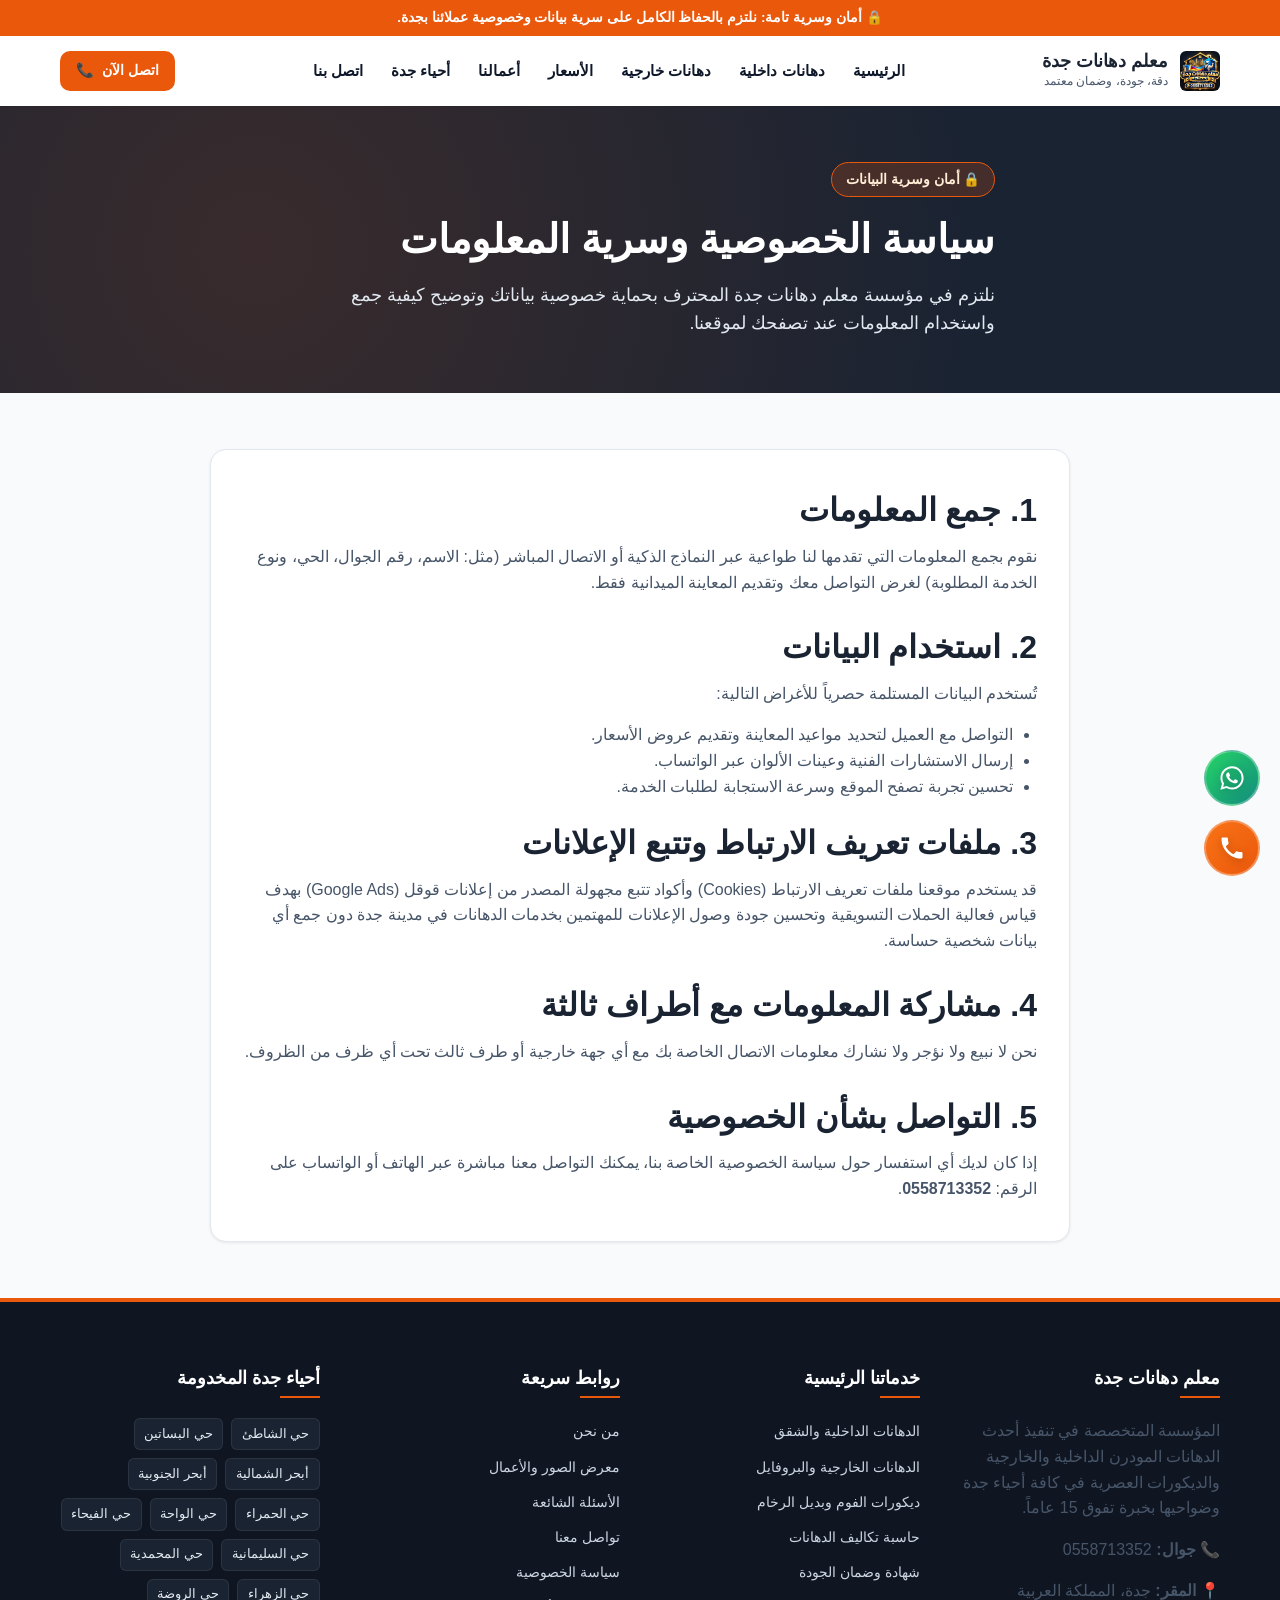
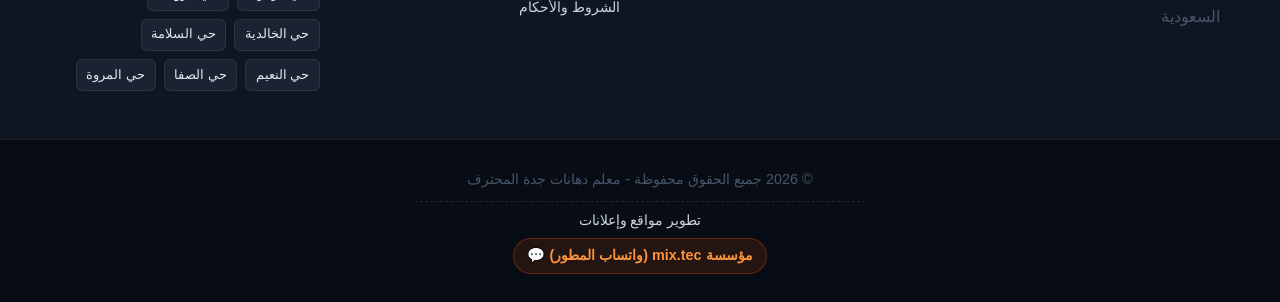
<file: privacy-policy.html>
<!DOCTYPE html>
<html lang="ar" dir="rtl">
<head>
  <meta charset="UTF-8">
  <meta name="viewport" content="width=device-width, initial-scale=1.0">
  <title>سياسة الخصوصية | معلم دهانات جدة المحترف</title>
  <meta name="description" content="سياسة الخصوصية وحماية بيانات المستخدمين في موقع معلم دهانات جدة المحترف. نحرص على سرية وأمان كافة بيانات التواصل.">
  <link rel="canonical" href="https://jeddah-paints.dev/privacy-policy.html">
  
  <link rel="icon" type="image/webp" href="images/logo_result.webp">
  <link rel="manifest" href="manifest.json">
  <meta name="theme-color" content="#1a2332">

  <!-- Open Graph & Social Share Preview Meta Tags -->
  <meta property="og:site_name" content="معلم دهانات جدة المحترف">
  <meta property="og:title" content="سياسة الخصوصية | معلم دهانات جدة">
  <meta property="og:description" content="التزامنا بحماية سرية وخصوصية بيانات عملائنا الكرام.">
  <meta property="og:image" content="https://jeddah-paints.dev/images/logo_result.webp">
  <meta property="og:image:secure_url" content="https://jeddah-paints.dev/images/logo_result.webp">
  <meta property="og:image:type" content="image/webp">
  <meta property="og:image:width" content="600">
  <meta property="og:image:height" content="600">
  <meta property="og:url" content="https://jeddah-paints.dev/privacy-policy.html">
  <meta property="og:type" content="website">

  <link rel="preload" as="image" href="images/logo_result.webp" fetchpriority="high">
  <link rel="stylesheet" href="style.css">
</head>
<body>

  <!-- Top Announcement Promo Bar -->
  <div class="top-promo-bar">
    <span>🔒 <strong>أمان وسرية تامة:</strong> نلتزم بالحفاظ الكامل على سرية بيانات وخصوصية عملائنا بجدة.</span>
  </div>

  <!-- Header -->
  <header class="header">
    <div class="container header-container">
      <a href="index.html" class="brand-wrapper" title="معلم دهانات جدة المحترف">
        <img src="images/logo_result.webp" alt="شعار معلم دهانات جدة" class="brand-logo" width="40" height="40">
        <div class="brand-info">
          <span class="brand-title">معلم دهانات جدة</span>
          <span class="brand-subtitle">دقة، جودة، وضمان معتمد</span>
        </div>
      </a>

      <nav class="nav-menu" aria-label="القائمة الرئيسية">
        <a href="index.html" class="nav-link">الرئيسية</a>
        <a href="interior-painting.html" class="nav-link">دهانات داخلية</a>
        <a href="exterior-painting.html" class="nav-link">دهانات خارجية</a>
        <a href="prices.html" class="nav-link">الأسعار</a>
        <a href="our-works.html" class="nav-link">أعمالنا</a>
        <a href="city-landing.html" class="nav-link">أحياء جدة</a>
        <a href="contact-us.html" class="nav-link">اتصل بنا</a>
      </nav>

      <div class="header-actions">
        <a href="tel:0558713352" class="btn btn-primary header-call-btn" title="اتصل الآن">
          <span>اتصل الآن</span> 📞
        </a>
      </div>
    </div>
  </header>

  <main>
    <!-- Hero Section -->
    <section class="hero">
      <div class="container hero-content">
        <span class="hero-badge">🔒 أمان وسرية البيانات</span>
        <h1 class="hero-title">سياسة الخصوصية وسرية المعلومات</h1>
        <p class="hero-description">نلتزم في مؤسسة معلم دهانات جدة المحترف بحماية خصوصية بياناتك وتوضيح كيفية جمع واستخدام المعلومات عند تصفحك لموقعنا.</p>
      </div>
    </section>

    <!-- Policy Content -->
    <section class="section">
      <div class="container" style="max-width: 900px;">
        <div class="card" style="padding: 2.5rem 2rem;">
          <h2>1. جمع المعلومات</h2>
          <p>نقوم بجمع المعلومات التي تقدمها لنا طواعية عبر النماذج الذكية أو الاتصال المباشر (مثل: الاسم، رقم الجوال، الحي، ونوع الخدمة المطلوبة) لغرض التواصل معك وتقديم المعاينة الميدانية فقط.</p>

          <h2 style="margin-top: 2rem;">2. استخدام البيانات</h2>
          <p>تُستخدم البيانات المستلمة حصرياً للأغراض التالية:</p>
          <ul style="list-style: disc; padding-right: 1.5rem; margin-bottom: 1.5rem; color: var(--text-muted);">
            <li>التواصل مع العميل لتحديد مواعيد المعاينة وتقديم عروض الأسعار.</li>
            <li>إرسال الاستشارات الفنية وعينات الألوان عبر الواتساب.</li>
            <li>تحسين تجربة تصفح الموقع وسرعة الاستجابة لطلبات الخدمة.</li>
          </ul>

          <h2>3. ملفات تعريف الارتباط وتتبع الإعلانات</h2>
          <p>قد يستخدم موقعنا ملفات تعريف الارتباط (Cookies) وأكواد تتبع مجهولة المصدر من إعلانات قوقل (Google Ads) بهدف قياس فعالية الحملات التسويقية وتحسين جودة وصول الإعلانات للمهتمين بخدمات الدهانات في مدينة جدة دون جمع أي بيانات شخصية حساسة.</p>

          <h2 style="margin-top: 2rem;">4. مشاركة المعلومات مع أطراف ثالثة</h2>
          <p>نحن لا نبيع ولا نؤجر ولا نشارك معلومات الاتصال الخاصة بك مع أي جهة خارجية أو طرف ثالث تحت أي ظرف من الظروف.</p>

          <h2 style="margin-top: 2rem;">5. التواصل بشأن الخصوصية</h2>
          <p>إذا كان لديك أي استفسار حول سياسة الخصوصية الخاصة بنا، يمكنك التواصل معنا مباشرة عبر الهاتف أو الواتساب على الرقم: <strong>0558713352</strong>.</p>
        </div>
      </div>
    </section>
  </main>

  <!-- Luxury Floating CTAs with SVG Icons & Pulse Animation -->
  <div class="floating-contact-right" aria-label="أزرار التواصل السريع">
    <a href="https://wa.me/966558713352?text=السلام%20عليكم%20لدي%20استفسار" class="floating-btn whatsapp" title="تواصل عبر الواتساب" target="_blank" rel="noopener">
      <svg viewBox="0 0 24 24" aria-hidden="true">
        <path d="M12.04 2c-5.46 0-9.91 4.45-9.91 9.91 0 1.75.46 3.45 1.32 4.95L2.05 22l5.25-1.38c1.45.79 3.08 1.21 4.74 1.21 5.46 0 9.91-4.45 9.91-9.91 0-2.65-1.03-5.14-2.9-7.01A9.816 9.816 0 0012.04 2zm0 18.15c-1.49 0-2.95-.4-4.22-1.16l-.3-.18-3.13.82.83-3.05-.2-.31a8.17 8.17 0 01-1.25-4.36c0-4.54 3.7-8.24 8.24-8.24 2.2 0 4.27.86 5.82 2.42a8.18 8.18 0 012.42 5.82c0 4.54-3.7 8.24-8.24 8.24zm4.52-6.17c-.25-.12-1.47-.72-1.7-.81-.23-.08-.39-.12-.56.12-.17.25-.64.81-.79.97-.14.17-.29.19-.54.06-.25-.12-1.05-.39-2-1.23-.74-.66-1.24-1.47-1.39-1.71-.14-.25-.02-.38.11-.5.11-.11.25-.29.37-.43.12-.14.17-.25.25-.41.08-.17.04-.31-.02-.43s-.56-1.34-.76-1.84c-.2-.48-.41-.42-.56-.43h-.48c-.17 0-.43.06-.66.31-.22.25-.86.84-.86 2.05s.88 2.38 1 2.54c.12.17 1.73 2.64 4.2 3.7.59.25 1.05.41 1.41.52.59.19 1.13.16 1.56.1.48-.07 1.47-.6 1.68-1.18.21-.58.21-1.07.14-1.18-.06-.11-.23-.17-.48-.29z"/>
      </svg>
    </a>
    <a href="tel:0558713352" class="floating-btn call" title="اتصال هاتفي مباشر">
      <svg viewBox="0 0 24 24" aria-hidden="true">
        <path d="M6.62 10.79c1.44 2.83 3.76 5.14 6.59 6.59l2.2-2.2c.27-.27.67-.36 1.02-.24 1.12.37 2.33.57 3.57.57.55 0 1 .45 1 1V20c0 .55-.45 1-1 1-9.39 0-17-7.61-17-17 0-.55.45-1 1-1h3.5c.55 0 1 .45 1 1 0 1.25.2 2.45.57 3.57.11.35.03.74-.25 1.02l-2.2 2.2z"/>
      </svg>
    </a>
  </div>

  <div class="floating-scroll-left" id="scrollTopContainer" aria-label="الصعود للأعلى">
    <button class="scroll-top-btn" id="scrollTopBtn" title="الرجوع للأعلى" aria-label="الرجوع لأعلى الصفحة">
      <svg viewBox="0 0 24 24" aria-hidden="true">
        <path d="M7.41 15.41L12 10.83l4.59 4.58L18 14l-6-6-6 6z"/>
      </svg>
    </button>
  </div>

  <!-- Unified Footer with 16 Neighborhoods & Stacked Credits -->
  <footer class="footer">
    <div class="container">
      <div class="footer-grid">
        <div class="footer-column">
          <h3>معلم دهانات جدة</h3>
          <p>المؤسسة المتخصصة في تنفيذ أحدث الدهانات المودرن الداخلية والخارجية والديكورات العصرية في كافة أحياء جدة وضواحيها بخبرة تفوق 15 عاماً.</p>
          <p>📞 <strong>جوال:</strong> 0558713352</p>
          <p>📍 <strong>المقر:</strong> جدة، المملكة العربية السعودية</p>
        </div>

        <div class="footer-column">
          <h3>خدماتنا الرئيسية</h3>
          <ul class="footer-links">
            <li><a href="interior-painting.html">الدهانات الداخلية والشقق</a></li>
            <li><a href="exterior-painting.html">الدهانات الخارجية والبروفايل</a></li>
            <li><a href="interior-painting.html">ديكورات الفوم وبديل الرخام</a></li>
            <li><a href="prices.html">حاسبة تكاليف الدهانات</a></li>
            <li><a href="warranty.html">شهادة وضمان الجودة</a></li>
          </ul>
        </div>

        <div class="footer-column">
          <h3>روابط سريعة</h3>
          <ul class="footer-links">
            <li><a href="about-us.html">من نحن</a></li>
            <li><a href="our-works.html">معرض الصور والأعمال</a></li>
            <li><a href="faq.html">الأسئلة الشائعة</a></li>
            <li><a href="contact-us.html">تواصل معنا</a></li>
            <li><a href="privacy-policy.html">سياسة الخصوصية</a></li>
            <li><a href="terms-conditions.html">الشروط والأحكام</a></li>
          </ul>
        </div>

        <div class="footer-column">
          <h3>أحياء جدة المخدومة</h3>
          <div class="seo-tags-cloud">
            <span class="seo-tag">حي الشاطئ</span>
            <span class="seo-tag">حي البساتين</span>
            <span class="seo-tag">أبحر الشمالية</span>
            <span class="seo-tag">أبحر الجنوبية</span>
            <span class="seo-tag">حي الحمراء</span>
            <span class="seo-tag">حي الواحة</span>
            <span class="seo-tag">حي الفيحاء</span>
            <span class="seo-tag">حي السليمانية</span>
            <span class="seo-tag">حي المحمدية</span>
            <span class="seo-tag">حي الزهراء</span>
            <span class="seo-tag">حي الروضة</span>
            <span class="seo-tag">حي الخالدية</span>
            <span class="seo-tag">حي السلامة</span>
            <span class="seo-tag">حي النعيم</span>
            <span class="seo-tag">حي الصفا</span>
            <span class="seo-tag">حي المروة</span>
          </div>
        </div>
      </div>
    </div>

    <!-- Stacked Bottom Credits -->
    <div class="footer-bottom">
      <div class="container footer-bottom-container">
        <p>© 2026 جميع الحقوق محفوظة - معلم دهانات جدة المحترف</p>
        <div class="dev-credit-wrapper">
          <span class="dev-credit-title">تطوير مواقع وإعلانات</span>
          <a href="https://wa.me/966578539687" class="dev-credit-link" target="_blank" rel="noopener">
            مؤسسة mix.tec (واتساب المطور) 💬
          </a>
        </div>
      </div>
    </div>
  </footer>

  <script src="script.js" defer></script>
</body>
</html>
</file>
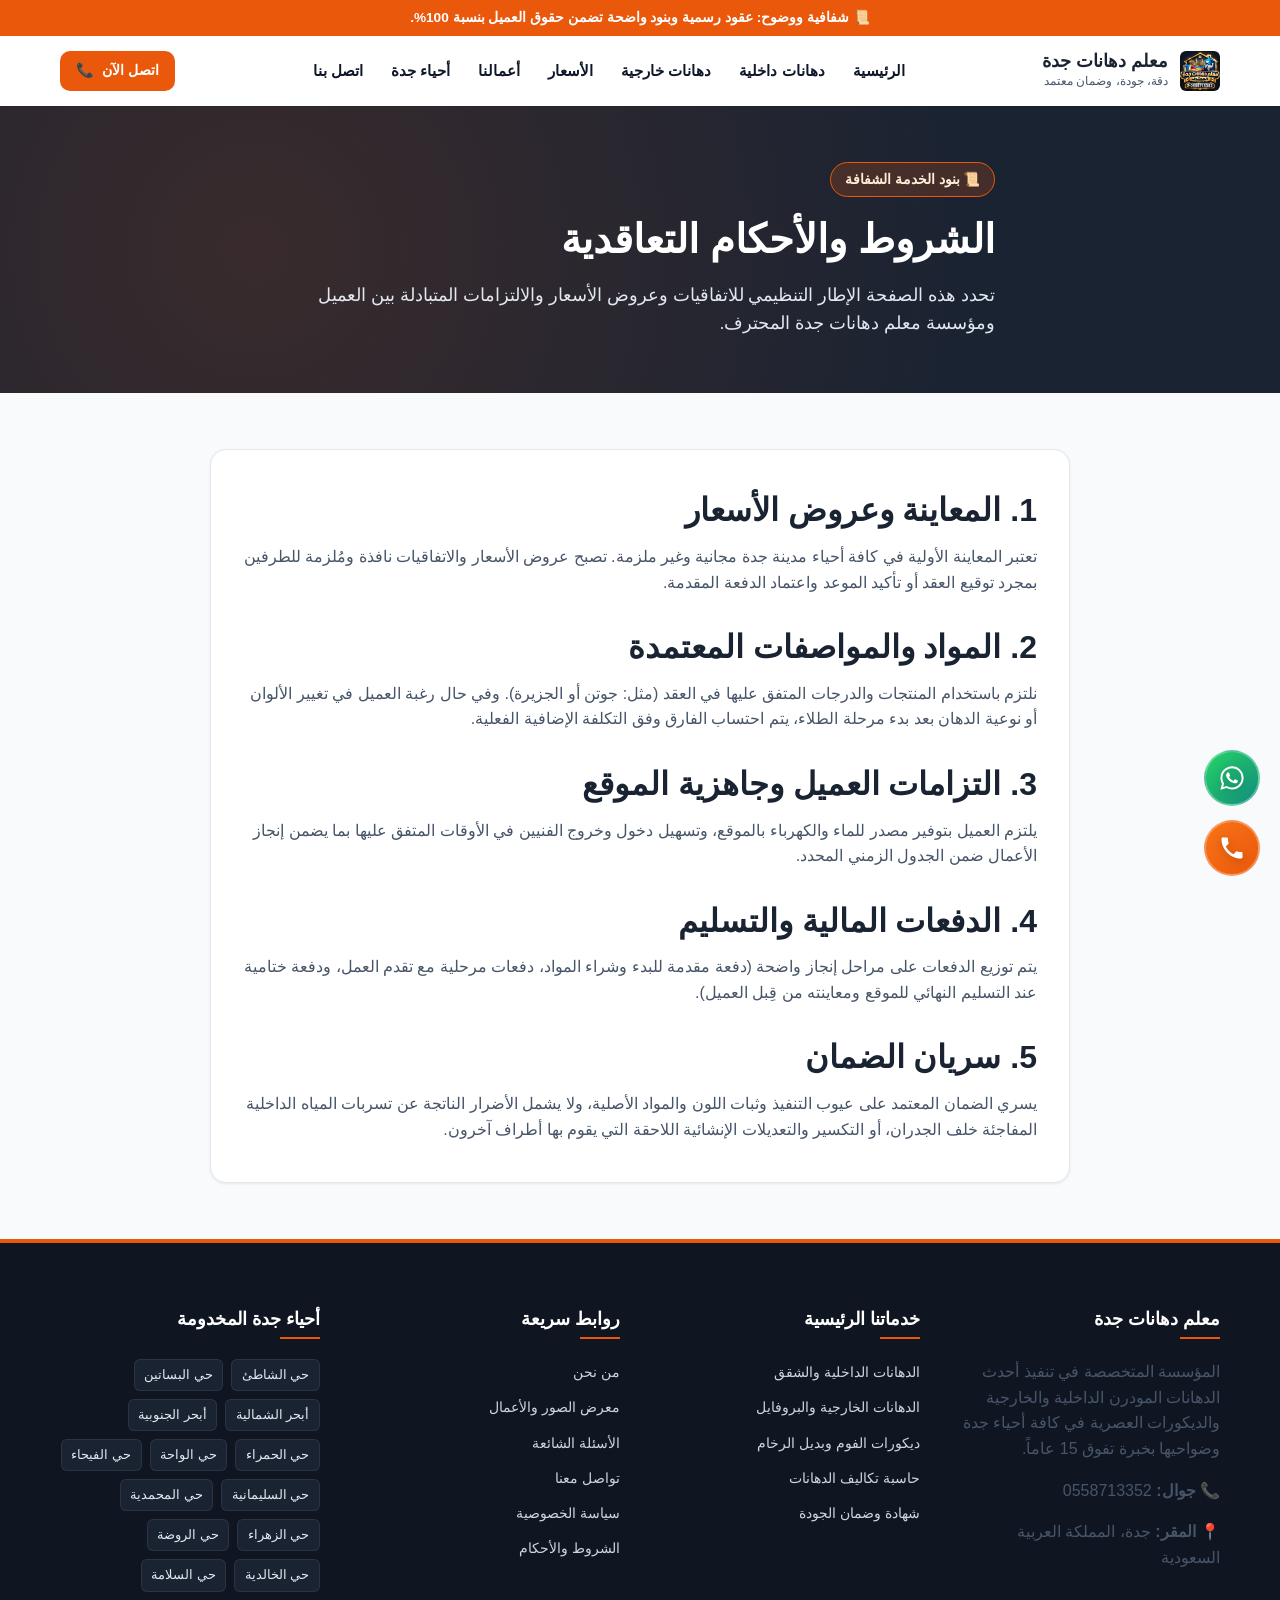
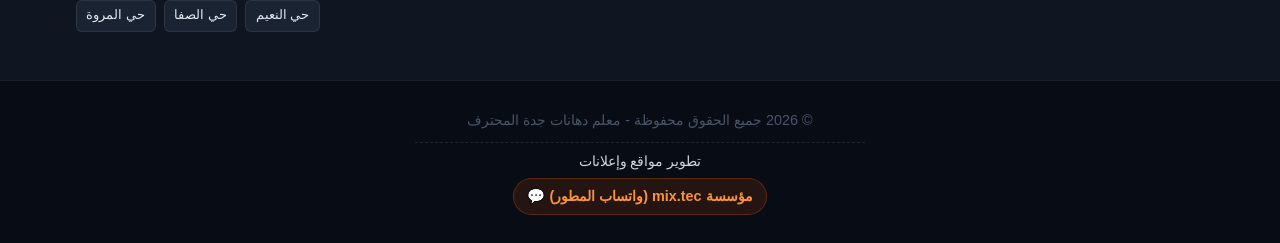
<file: terms-conditions.html>
<!DOCTYPE html>
<html lang="ar" dir="rtl">
<head>
  <meta charset="UTF-8">
  <meta name="viewport" content="width=device-width, initial-scale=1.0">
  <title>الشروط والأحكام | معلم دهانات جدة المحترف</title>
  <meta name="description" content="الشروط والأحكام المنظمة لتقديم خدمات الدهانات والديكورات والتشطيبات الداخلية والخارجية لدى معلم دهانات جدة المحترف.">
  <link rel="canonical" href="https://jeddah-paints.dev/terms-conditions.html">
  
  <link rel="icon" type="image/webp" href="images/logo_result.webp">
  <link rel="manifest" href="manifest.json">
  <meta name="theme-color" content="#1a2332">

  <!-- Open Graph & Social Share Preview Meta Tags -->
  <meta property="og:site_name" content="معلم دهانات جدة المحترف">
  <meta property="og:title" content="الشروط والأحكام | معلم دهانات جدة">
  <meta property="og:description" content="البنود التنظيمية لخدمات الدهانات والتشطيبات والضمان بجدة.">
  <meta property="og:image" content="https://jeddah-paints.dev/images/logo_result.webp">
  <meta property="og:image:secure_url" content="https://jeddah-paints.dev/images/logo_result.webp">
  <meta property="og:image:type" content="image/webp">
  <meta property="og:image:width" content="600">
  <meta property="og:image:height" content="600">
  <meta property="og:url" content="https://jeddah-paints.dev/terms-conditions.html">
  <meta property="og:type" content="website">

  <link rel="preload" as="image" href="images/logo_result.webp" fetchpriority="high">
  <link rel="stylesheet" href="style.css">
</head>
<body>

  <!-- Top Announcement Promo Bar -->
  <div class="top-promo-bar">
    <span>📜 <strong>شفافية ووضوح:</strong> عقود رسمية وبنود واضحة تضمن حقوق العميل بنسبة 100%.</span>
  </div>

  <!-- Header -->
  <header class="header">
    <div class="container header-container">
      <a href="index.html" class="brand-wrapper" title="معلم دهانات جدة المحترف">
        <img src="images/logo_result.webp" alt="شعار معلم دهانات جدة" class="brand-logo" width="40" height="40">
        <div class="brand-info">
          <span class="brand-title">معلم دهانات جدة</span>
          <span class="brand-subtitle">دقة، جودة، وضمان معتمد</span>
        </div>
      </a>

      <nav class="nav-menu" aria-label="القائمة الرئيسية">
        <a href="index.html" class="nav-link">الرئيسية</a>
        <a href="interior-painting.html" class="nav-link">دهانات داخلية</a>
        <a href="exterior-painting.html" class="nav-link">دهانات خارجية</a>
        <a href="prices.html" class="nav-link">الأسعار</a>
        <a href="our-works.html" class="nav-link">أعمالنا</a>
        <a href="city-landing.html" class="nav-link">أحياء جدة</a>
        <a href="contact-us.html" class="nav-link">اتصل بنا</a>
      </nav>

      <div class="header-actions">
        <a href="tel:0558713352" class="btn btn-primary header-call-btn" title="اتصل الآن">
          <span>اتصل الآن</span> 📞
        </a>
      </div>
    </div>
  </header>

  <main>
    <!-- Hero Section -->
    <section class="hero">
      <div class="container hero-content">
        <span class="hero-badge">📜 بنود الخدمة الشفافة</span>
        <h1 class="hero-title">الشروط والأحكام التعاقدية</h1>
        <p class="hero-description">تحدد هذه الصفحة الإطار التنظيمي للاتفاقيات وعروض الأسعار والالتزامات المتبادلة بين العميل ومؤسسة معلم دهانات جدة المحترف.</p>
      </div>
    </section>

    <!-- Terms Content -->
    <section class="section">
      <div class="container" style="max-width: 900px;">
        <div class="card" style="padding: 2.5rem 2rem;">
          <h2>1. المعاينة وعروض الأسعار</h2>
          <p>تعتبر المعاينة الأولية في كافة أحياء مدينة جدة مجانية وغير ملزمة. تصبح عروض الأسعار والاتفاقيات نافذة ومُلزمة للطرفين بمجرد توقيع العقد أو تأكيد الموعد واعتماد الدفعة المقدمة.</p>

          <h2 style="margin-top: 2rem;">2. المواد والمواصفات المعتمدة</h2>
          <p>نلتزم باستخدام المنتجات والدرجات المتفق عليها في العقد (مثل: جوتن أو الجزيرة). وفي حال رغبة العميل في تغيير الألوان أو نوعية الدهان بعد بدء مرحلة الطلاء، يتم احتساب الفارق وفق التكلفة الإضافية الفعلية.</p>

          <h2 style="margin-top: 2rem;">3. التزامات العميل وجاهزية الموقع</h2>
          <p>يلتزم العميل بتوفير مصدر للماء والكهرباء بالموقع، وتسهيل دخول وخروج الفنيين في الأوقات المتفق عليها بما يضمن إنجاز الأعمال ضمن الجدول الزمني المحدد.</p>

          <h2 style="margin-top: 2rem;">4. الدفعات المالية والتسليم</h2>
          <p>يتم توزيع الدفعات على مراحل إنجاز واضحة (دفعة مقدمة للبدء وشراء المواد، دفعات مرحلية مع تقدم العمل، ودفعة ختامية عند التسليم النهائي للموقع ومعاينته من قِبل العميل).</p>

          <h2 style="margin-top: 2rem;">5. سريان الضمان</h2>
          <p>يسري الضمان المعتمد على عيوب التنفيذ وثبات اللون والمواد الأصلية، ولا يشمل الأضرار الناتجة عن تسربات المياه الداخلية المفاجئة خلف الجدران، أو التكسير والتعديلات الإنشائية اللاحقة التي يقوم بها أطراف آخرون.</p>
        </div>
      </div>
    </section>
  </main>

  <!-- Luxury Floating CTAs with SVG Icons & Pulse Animation -->
  <div class="floating-contact-right" aria-label="أزرار التواصل السريع">
    <a href="https://wa.me/966558713352?text=السلام%20عليكم%20لدي%20استفسار%20عن%20شروط%20التعاقد" class="floating-btn whatsapp" title="تواصل عبر الواتساب" target="_blank" rel="noopener">
      <svg viewBox="0 0 24 24" aria-hidden="true">
        <path d="M12.04 2c-5.46 0-9.91 4.45-9.91 9.91 0 1.75.46 3.45 1.32 4.95L2.05 22l5.25-1.38c1.45.79 3.08 1.21 4.74 1.21 5.46 0 9.91-4.45 9.91-9.91 0-2.65-1.03-5.14-2.9-7.01A9.816 9.816 0 0012.04 2zm0 18.15c-1.49 0-2.95-.4-4.22-1.16l-.3-.18-3.13.82.83-3.05-.2-.31a8.17 8.17 0 01-1.25-4.36c0-4.54 3.7-8.24 8.24-8.24 2.2 0 4.27.86 5.82 2.42a8.18 8.18 0 012.42 5.82c0 4.54-3.7 8.24-8.24 8.24zm4.52-6.17c-.25-.12-1.47-.72-1.7-.81-.23-.08-.39-.12-.56.12-.17.25-.64.81-.79.97-.14.17-.29.19-.54.06-.25-.12-1.05-.39-2-1.23-.74-.66-1.24-1.47-1.39-1.71-.14-.25-.02-.38.11-.5.11-.11.25-.29.37-.43.12-.14.17-.25.25-.41.08-.17.04-.31-.02-.43s-.56-1.34-.76-1.84c-.2-.48-.41-.42-.56-.43h-.48c-.17 0-.43.06-.66.31-.22.25-.86.84-.86 2.05s.88 2.38 1 2.54c.12.17 1.73 2.64 4.2 3.7.59.25 1.05.41 1.41.52.59.19 1.13.16 1.56.1.48-.07 1.47-.6 1.68-1.18.21-.58.21-1.07.14-1.18-.06-.11-.23-.17-.48-.29z"/>
      </svg>
    </a>
    <a href="tel:0558713352" class="floating-btn call" title="اتصال هاتفي مباشر">
      <svg viewBox="0 0 24 24" aria-hidden="true">
        <path d="M6.62 10.79c1.44 2.83 3.76 5.14 6.59 6.59l2.2-2.2c.27-.27.67-.36 1.02-.24 1.12.37 2.33.57 3.57.57.55 0 1 .45 1 1V20c0 .55-.45 1-1 1-9.39 0-17-7.61-17-17 0-.55.45-1 1-1h3.5c.55 0 1 .45 1 1 0 1.25.2 2.45.57 3.57.11.35.03.74-.25 1.02l-2.2 2.2z"/>
      </svg>
    </a>
  </div>

  <div class="floating-scroll-left" id="scrollTopContainer" aria-label="الصعود للأعلى">
    <button class="scroll-top-btn" id="scrollTopBtn" title="الرجوع للأعلى" aria-label="الرجوع لأعلى الصفحة">
      <svg viewBox="0 0 24 24" aria-hidden="true">
        <path d="M7.41 15.41L12 10.83l4.59 4.58L18 14l-6-6-6 6z"/>
      </svg>
    </button>
  </div>

  <!-- Unified Footer with 16 Neighborhoods & Stacked Credits -->
  <footer class="footer">
    <div class="container">
      <div class="footer-grid">
        <div class="footer-column">
          <h3>معلم دهانات جدة</h3>
          <p>المؤسسة المتخصصة في تنفيذ أحدث الدهانات المودرن الداخلية والخارجية والديكورات العصرية في كافة أحياء جدة وضواحيها بخبرة تفوق 15 عاماً.</p>
          <p>📞 <strong>جوال:</strong> 0558713352</p>
          <p>📍 <strong>المقر:</strong> جدة، المملكة العربية السعودية</p>
        </div>

        <div class="footer-column">
          <h3>خدماتنا الرئيسية</h3>
          <ul class="footer-links">
            <li><a href="interior-painting.html">الدهانات الداخلية والشقق</a></li>
            <li><a href="exterior-painting.html">الدهانات الخارجية والبروفايل</a></li>
            <li><a href="interior-painting.html">ديكورات الفوم وبديل الرخام</a></li>
            <li><a href="prices.html">حاسبة تكاليف الدهانات</a></li>
            <li><a href="warranty.html">شهادة وضمان الجودة</a></li>
          </ul>
        </div>

        <div class="footer-column">
          <h3>روابط سريعة</h3>
          <ul class="footer-links">
            <li><a href="about-us.html">من نحن</a></li>
            <li><a href="our-works.html">معرض الصور والأعمال</a></li>
            <li><a href="faq.html">الأسئلة الشائعة</a></li>
            <li><a href="contact-us.html">تواصل معنا</a></li>
            <li><a href="privacy-policy.html">سياسة الخصوصية</a></li>
            <li><a href="terms-conditions.html">الشروط والأحكام</a></li>
          </ul>
        </div>

        <div class="footer-column">
          <h3>أحياء جدة المخدومة</h3>
          <div class="seo-tags-cloud">
            <span class="seo-tag">حي الشاطئ</span>
            <span class="seo-tag">حي البساتين</span>
            <span class="seo-tag">أبحر الشمالية</span>
            <span class="seo-tag">أبحر الجنوبية</span>
            <span class="seo-tag">حي الحمراء</span>
            <span class="seo-tag">حي الواحة</span>
            <span class="seo-tag">حي الفيحاء</span>
            <span class="seo-tag">حي السليمانية</span>
            <span class="seo-tag">حي المحمدية</span>
            <span class="seo-tag">حي الزهراء</span>
            <span class="seo-tag">حي الروضة</span>
            <span class="seo-tag">حي الخالدية</span>
            <span class="seo-tag">حي السلامة</span>
            <span class="seo-tag">حي النعيم</span>
            <span class="seo-tag">حي الصفا</span>
            <span class="seo-tag">حي المروة</span>
          </div>
        </div>
      </div>
    </div>

    <!-- Stacked Bottom Credits -->
    <div class="footer-bottom">
      <div class="container footer-bottom-container">
        <p>© 2026 جميع الحقوق محفوظة - معلم دهانات جدة المحترف</p>
        <div class="dev-credit-wrapper">
          <span class="dev-credit-title">تطوير مواقع وإعلانات</span>
          <a href="https://wa.me/966578539687" class="dev-credit-link" target="_blank" rel="noopener">
            مؤسسة mix.tec (واتساب المطور) 💬
          </a>
        </div>
      </div>
    </div>
  </footer>

  <script src="script.js" defer></script>
</body>
</html>
</file>
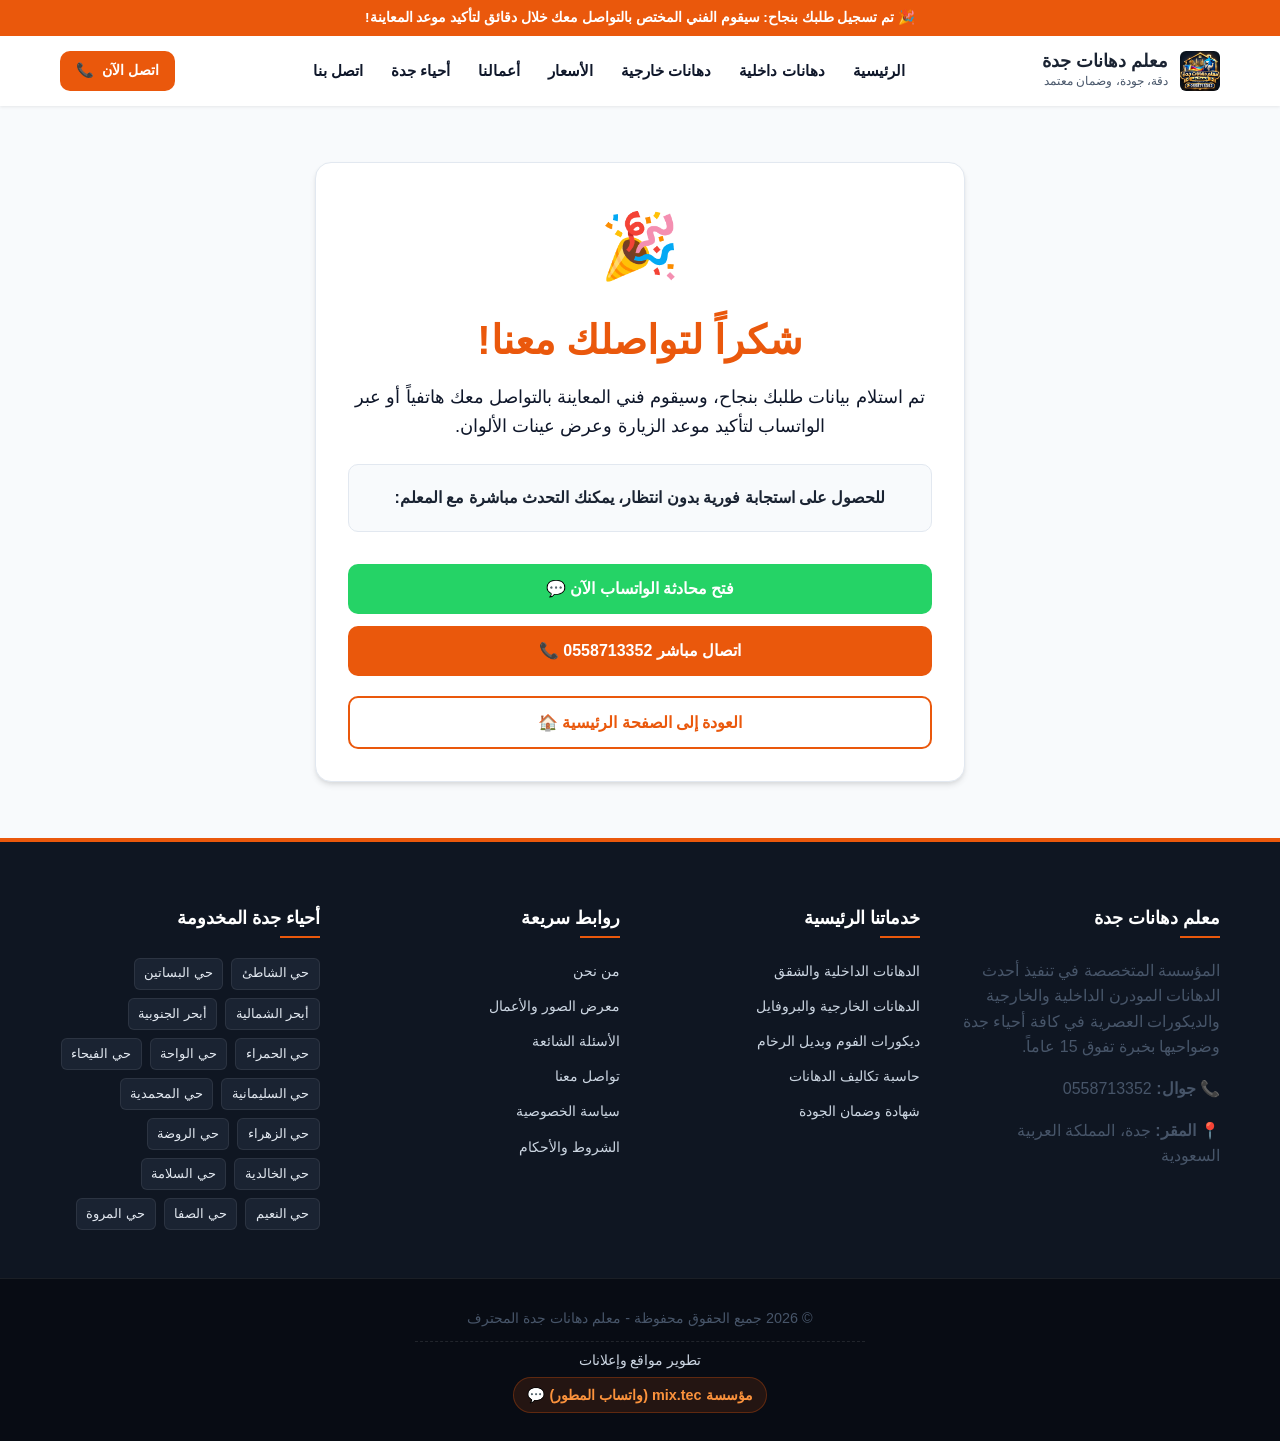
<file: thank-you.html>
<!DOCTYPE html>
<html lang="ar" dir="rtl">
<head>
  <meta charset="UTF-8">
  <meta name="viewport" content="width=device-width, initial-scale=1.0">
  <title>تم استلام طلبك بنجاح | معلم دهانات جدة المحترف</title>
  <meta name="description" content="شكراً لتواصلك مع معلم دهانات جدة. تم استلام طلبك بنجاح وسيتواصل معك الفني المختص خلال دقائق لتأكيد الموعد.">
  <link rel="canonical" href="https://jeddah-paints.dev/thank-you.html">
  <meta name="robots" content="noindex, follow">
  
  <link rel="icon" type="image/webp" href="images/logo_result.webp">
  <link rel="manifest" href="manifest.json">
  <meta name="theme-color" content="#1a2332">

  <!-- Open Graph Meta Tags -->
  <meta property="og:site_name" content="معلم دهانات جدة المحترف">
  <meta property="og:title" content="تم استلام طلبك بنجاح | معلم دهانات جدة">
  <meta property="og:description" content="شكراً لتواصلك معنا، جاري مراجعة طلبك والتواصل معك فوراً.">
  <meta property="og:image" content="https://jeddah-paints.dev/images/logo_result.webp">
  <meta property="og:image:secure_url" content="https://jeddah-paints.dev/images/logo_result.webp">
  <meta property="og:image:type" content="image/webp">
  <meta property="og:image:width" content="600">
  <meta property="og:image:height" content="600">
  <meta property="og:url" content="https://jeddah-paints.dev/thank-you.html">
  <meta property="og:type" content="website">

  <link rel="preload" as="image" href="images/logo_result.webp" fetchpriority="high">
  <link rel="stylesheet" href="style.css">
</head>
<body>

  <!-- Top Announcement Promo Bar -->
  <div class="top-promo-bar">
    <span>🎉 <strong>تم تسجيل طلبك بنجاح:</strong> سيقوم الفني المختص بالتواصل معك خلال دقائق لتأكيد موعد المعاينة!</span>
  </div>

  <!-- Header -->
  <header class="header">
    <div class="container header-container">
      <a href="index.html" class="brand-wrapper" title="معلم دهانات جدة المحترف">
        <img src="images/logo_result.webp" alt="شعار معلم دهانات جدة" class="brand-logo" width="40" height="40">
        <div class="brand-info">
          <span class="brand-title">معلم دهانات جدة</span>
          <span class="brand-subtitle">دقة، جودة، وضمان معتمد</span>
        </div>
      </a>

      <nav class="nav-menu" aria-label="القائمة الرئيسية">
        <a href="index.html" class="nav-link">الرئيسية</a>
        <a href="interior-painting.html" class="nav-link">دهانات داخلية</a>
        <a href="exterior-painting.html" class="nav-link">دهانات خارجية</a>
        <a href="prices.html" class="nav-link">الأسعار</a>
        <a href="our-works.html" class="nav-link">أعمالنا</a>
        <a href="city-landing.html" class="nav-link">أحياء جدة</a>
        <a href="contact-us.html" class="nav-link">اتصل بنا</a>
      </nav>

      <div class="header-actions">
        <a href="tel:0558713352" class="btn btn-primary header-call-btn" title="اتصل الآن">
          <span>اتصل الآن</span> 📞
        </a>
      </div>
    </div>
  </header>

  <main>
    <section class="section" style="min-height: 60vh; display: flex; align-items: center;">
      <div class="container">
        <div class="calc-box" style="text-align: center; max-width: 650px;">
          <div style="font-size: 4rem; margin-bottom: 1rem;">🎉</div>
          <h1 style="color: var(--accent-color); margin-bottom: 1rem;">شكراً لتواصلك معنا!</h1>
          <p style="font-size: 1.15rem; color: var(--text-dark); margin-bottom: 1.5rem;">
            تم استلام بيانات طلبك بنجاح، وسيقوم فني المعاينة بالتواصل معك هاتفياً أو عبر الواتساب لتأكيد موعد الزيارة وعرض عينات الألوان.
          </p>

          <div style="background-color: var(--bg-light); border: 1px solid var(--border-color); border-radius: var(--radius-md); padding: 1.25rem; margin-bottom: 2rem;">
            <p style="margin: 0; font-weight: 600; color: var(--primary-color);">
              للحصول على استجابة فورية بدون انتظار، يمكنك التحدث مباشرة مع المعلم:
            </p>
          </div>

          <div style="display: flex; flex-direction: column; gap: 0.75rem; justify-content: center;">
            <a href="https://wa.me/966558713352?text=السلام%20عليكم%20قمت%20بإرسال%20طلب%20معاينة%20من%20الموقع" class="btn btn-whatsapp btn-block">
              فتح محادثة الواتساب الآن 💬
            </a>
            <a href="tel:0558713352" class="btn btn-primary btn-block">
              اتصال مباشر 0558713352 📞
            </a>
            <a href="index.html" class="btn btn-outline btn-block" style="margin-top: 0.5rem;">
              العودة إلى الصفحة الرئيسية 🏠
            </a>
          </div>
        </div>
      </div>
    </section>
  </main>

  <!-- Unified Footer with 16 Neighborhoods & Stacked Credits -->
  <footer class="footer">
    <div class="container">
      <div class="footer-grid">
        <div class="footer-column">
          <h3>معلم دهانات جدة</h3>
          <p>المؤسسة المتخصصة في تنفيذ أحدث الدهانات المودرن الداخلية والخارجية والديكورات العصرية في كافة أحياء جدة وضواحيها بخبرة تفوق 15 عاماً.</p>
          <p>📞 <strong>جوال:</strong> 0558713352</p>
          <p>📍 <strong>المقر:</strong> جدة، المملكة العربية السعودية</p>
        </div>

        <div class="footer-column">
          <h3>خدماتنا الرئيسية</h3>
          <ul class="footer-links">
            <li><a href="interior-painting.html">الدهانات الداخلية والشقق</a></li>
            <li><a href="exterior-painting.html">الدهانات الخارجية والبروفايل</a></li>
            <li><a href="interior-painting.html">ديكورات الفوم وبديل الرخام</a></li>
            <li><a href="prices.html">حاسبة تكاليف الدهانات</a></li>
            <li><a href="warranty.html">شهادة وضمان الجودة</a></li>
          </ul>
        </div>

        <div class="footer-column">
          <h3>روابط سريعة</h3>
          <ul class="footer-links">
            <li><a href="about-us.html">من نحن</a></li>
            <li><a href="our-works.html">معرض الصور والأعمال</a></li>
            <li><a href="faq.html">الأسئلة الشائعة</a></li>
            <li><a href="contact-us.html">تواصل معنا</a></li>
            <li><a href="privacy-policy.html">سياسة الخصوصية</a></li>
            <li><a href="terms-conditions.html">الشروط والأحكام</a></li>
          </ul>
        </div>

        <div class="footer-column">
          <h3>أحياء جدة المخدومة</h3>
          <div class="seo-tags-cloud">
            <span class="seo-tag">حي الشاطئ</span>
            <span class="seo-tag">حي البساتين</span>
            <span class="seo-tag">أبحر الشمالية</span>
            <span class="seo-tag">أبحر الجنوبية</span>
            <span class="seo-tag">حي الحمراء</span>
            <span class="seo-tag">حي الواحة</span>
            <span class="seo-tag">حي الفيحاء</span>
            <span class="seo-tag">حي السليمانية</span>
            <span class="seo-tag">حي المحمدية</span>
            <span class="seo-tag">حي الزهراء</span>
            <span class="seo-tag">حي الروضة</span>
            <span class="seo-tag">حي الخالدية</span>
            <span class="seo-tag">حي السلامة</span>
            <span class="seo-tag">حي النعيم</span>
            <span class="seo-tag">حي الصفا</span>
            <span class="seo-tag">حي المروة</span>
          </div>
        </div>
      </div>
    </div>

    <!-- Stacked Bottom Credits -->
    <div class="footer-bottom">
      <div class="container footer-bottom-container">
        <p>© 2026 جميع الحقوق محفوظة - معلم دهانات جدة المحترف</p>
        <div class="dev-credit-wrapper">
          <span class="dev-credit-title">تطوير مواقع وإعلانات</span>
          <a href="https://wa.me/966578539687" class="dev-credit-link" target="_blank" rel="noopener">
            مؤسسة mix.tec (واتساب المطور) 💬
          </a>
        </div>
      </div>
    </div>
  </footer>

  <script src="script.js" defer></script>
</body>
</html>
</file>
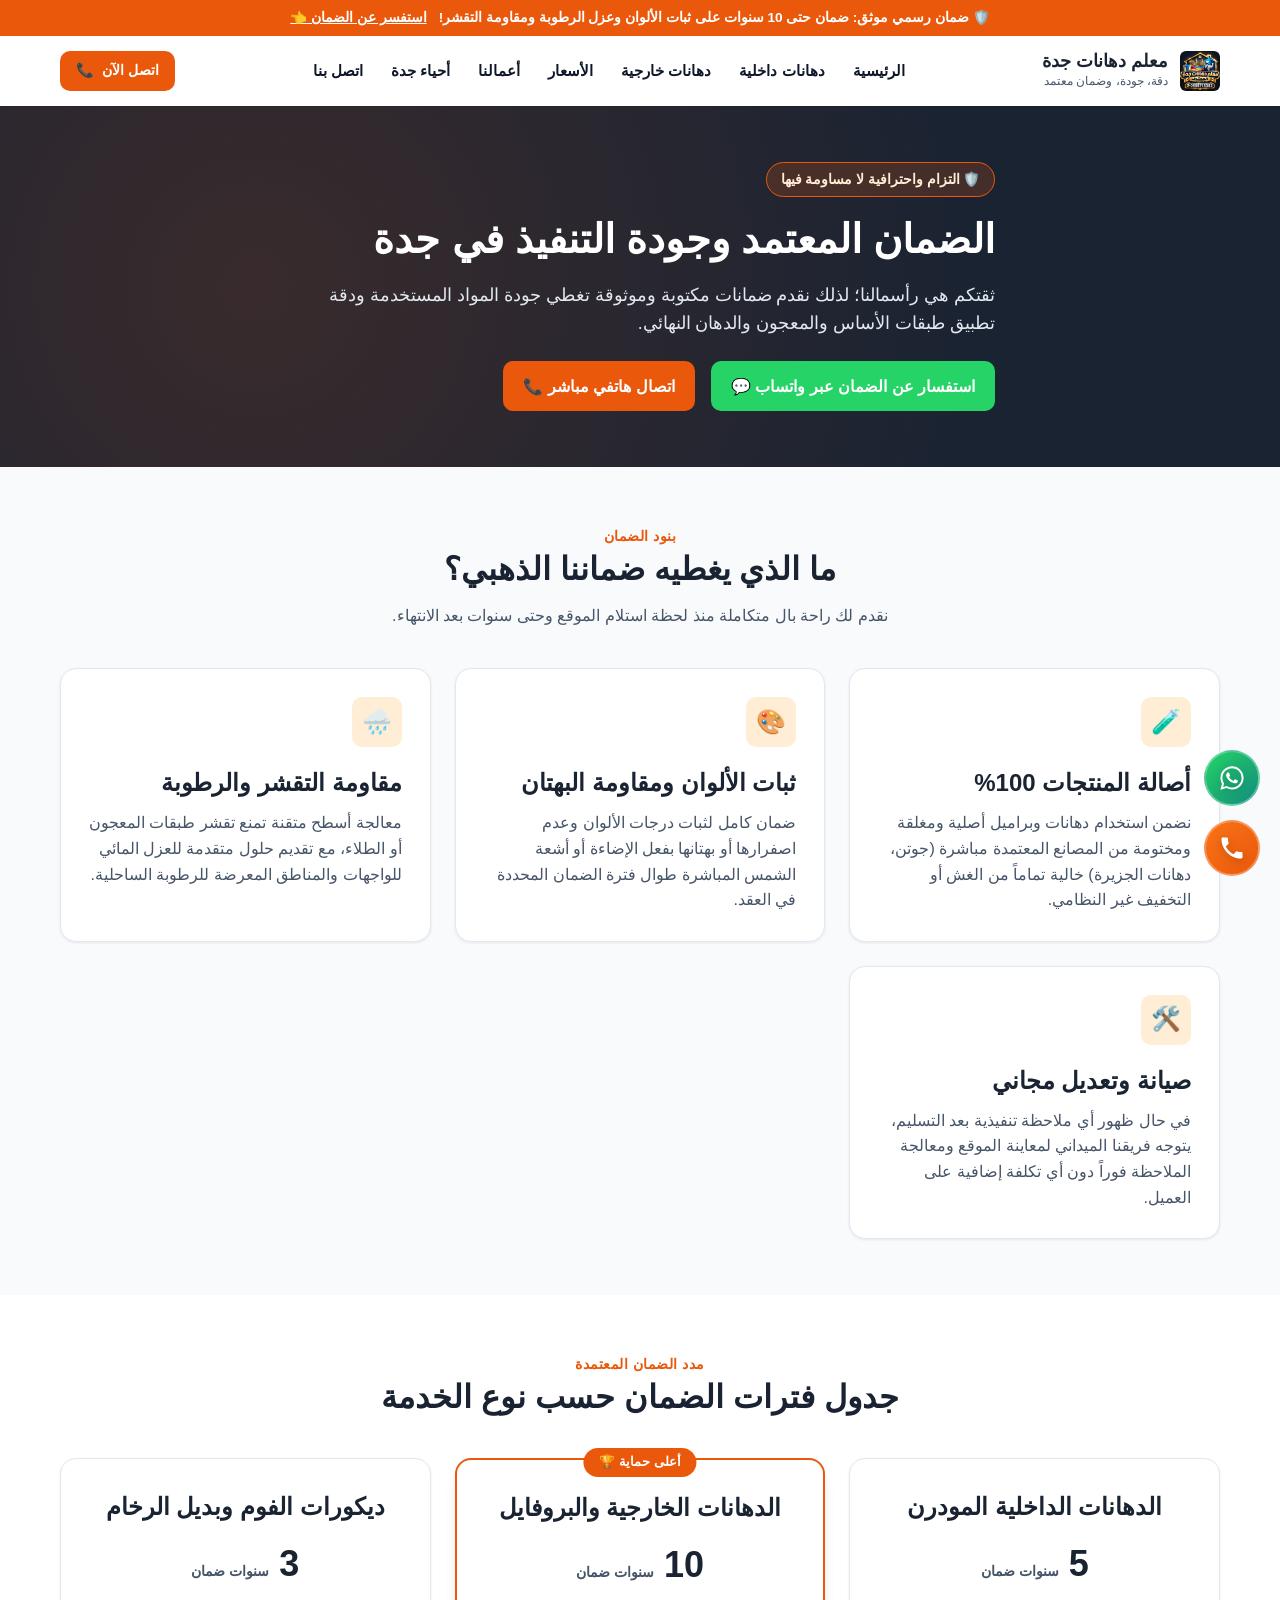
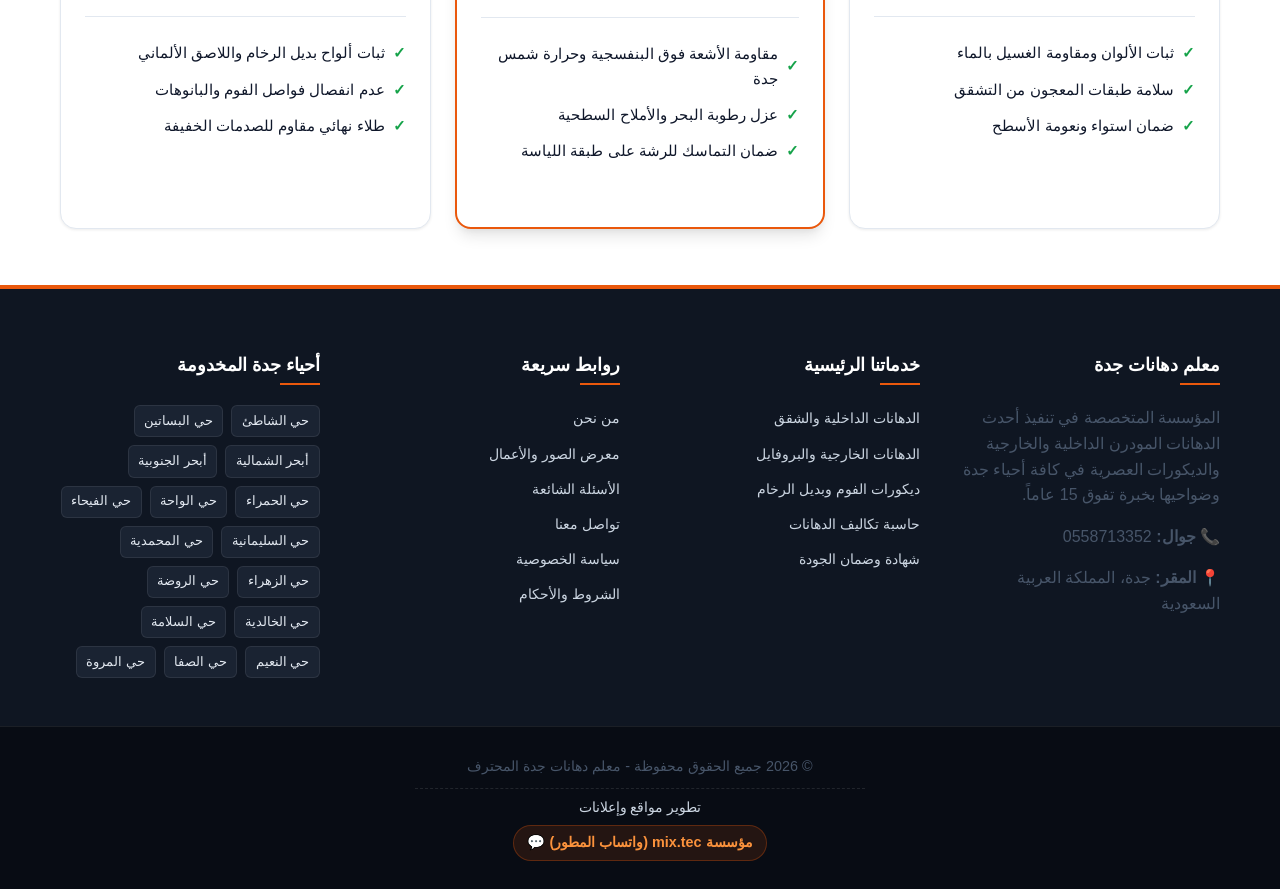
<file: warranty.html>
<!DOCTYPE html>
<html lang="ar" dir="rtl">
<head>
  <meta charset="UTF-8">
  <meta name="viewport" content="width=device-width, initial-scale=1.0">
  <title>شهادة وضمان الجودة | معلم دهانات جدة المحترف</title>
  <meta name="description" content="تعرف على شروط الضمان الذهبي لأعمال الدهانات الداخلية والخارجية والبروفايل بجدة مع التزام كامل بالمواد الأصلية 100% وخلوها من العيوب.">
  <link rel="canonical" href="https://jeddah-paints.dev/warranty.html">
  
  <link rel="icon" type="image/webp" href="images/logo_result.webp">
  <link rel="manifest" href="manifest.json">
  <meta name="theme-color" content="#1a2332">

  <!-- Open Graph & Social Share Preview Meta Tags -->
  <meta property="og:site_name" content="معلم دهانات جدة المحترف">
  <meta property="og:title" content="شهادة وضمان الجودة | معلم دهانات جدة المحترف">
  <meta property="og:description" content="ضمان حقيقي يصل إلى 10 سنوات على الدهانات ومقاومة الرطوبة والتغير اللوني.">
  <meta property="og:image" content="https://jeddah-paints.dev/images/logo_result.webp">
  <meta property="og:image:secure_url" content="https://jeddah-paints.dev/images/logo_result.webp">
  <meta property="og:image:type" content="image/webp">
  <meta property="og:image:width" content="600">
  <meta property="og:image:height" content="600">
  <meta property="og:url" content="https://jeddah-paints.dev/warranty.html">
  <meta property="og:type" content="website">
  <meta name="twitter:card" content="summary_large_image">
  <meta name="twitter:image" content="https://jeddah-paints.dev/images/logo_result.webp">

  <link rel="preload" as="image" href="images/logo_result.webp" fetchpriority="high">
  <link rel="stylesheet" href="style.css">
</head>
<body>

  <!-- Top Announcement Promo Bar -->
  <div class="top-promo-bar">
    <span>🛡️ <strong>ضمان رسمي موثق:</strong> ضمان حتى 10 سنوات على ثبات الألوان وعزل الرطوبة ومقاومة التقشر!</span>
    <a href="https://wa.me/966558713352?text=أرغب%20في%20معرفة%20تفاصيل%20شهادة%20الضمان">استفسر عن الضمان 👈</a>
  </div>

  <!-- Header -->
  <header class="header">
    <div class="container header-container">
      <a href="index.html" class="brand-wrapper" title="معلم دهانات جدة المحترف">
        <img src="images/logo_result.webp" alt="شعار معلم دهانات جدة" class="brand-logo" width="40" height="40">
        <div class="brand-info">
          <span class="brand-title">معلم دهانات جدة</span>
          <span class="brand-subtitle">دقة، جودة، وضمان معتمد</span>
        </div>
      </a>

      <nav class="nav-menu" aria-label="القائمة الرئيسية">
        <a href="index.html" class="nav-link">الرئيسية</a>
        <a href="interior-painting.html" class="nav-link">دهانات داخلية</a>
        <a href="exterior-painting.html" class="nav-link">دهانات خارجية</a>
        <a href="prices.html" class="nav-link">الأسعار</a>
        <a href="our-works.html" class="nav-link">أعمالنا</a>
        <a href="city-landing.html" class="nav-link">أحياء جدة</a>
        <a href="contact-us.html" class="nav-link">اتصل بنا</a>
      </nav>

      <div class="header-actions">
        <a href="tel:0558713352" class="btn btn-primary header-call-btn" title="اتصل الآن">
          <span>اتصل الآن</span> 📞
        </a>
        <button class="hamburger-btn" id="hamburgerBtn" aria-label="فتح القائمة المتنقلة" aria-expanded="false">
          <span class="hamburger-line"></span>
          <span class="hamburger-line"></span>
          <span class="hamburger-line"></span>
        </button>
      </div>
    </div>
  </header>

  <!-- Mobile Navigation Overlay -->
  <div class="mobile-nav" id="mobileNav">
    <div class="mobile-nav-panel">
      <div class="mobile-nav-header">
        <span class="brand-title">القائمة الرئيسية</span>
        <button type="button" class="mobile-nav-close" id="mobileNavClose" aria-label="إغلاق القائمة">✕</button>
      </div>
      <ul class="mobile-nav-list">
        <li class="mobile-nav-item"><a href="index.html">الرئيسية</a></li>
        <li class="mobile-nav-item"><a href="interior-painting.html">دهانات داخلية وديكورات</a></li>
        <li class="mobile-nav-item"><a href="exterior-painting.html">دهانات خارجية وبروفايل</a></li>
        <li class="mobile-nav-item"><a href="prices.html">حاسبة وتكلفة الأسعار</a></li>
        <li class="mobile-nav-item"><a href="our-works.html">معرض أعمالنا</a></li>
        <li class="mobile-nav-item"><a href="city-landing.html">مناطق وأحياء جدة</a></li>
        <li class="mobile-nav-item"><a href="about-us.html">من نحن</a></li>
        <li class="mobile-nav-item"><a href="faq.html">الأسئلة الشائعة</a></li>
        <li class="mobile-nav-item"><a href="warranty.html" class="active">الضمان والجودة</a></li>
        <li class="mobile-nav-item"><a href="contact-us.html">اتصل بنا</a></li>
      </ul>
    </div>
  </div>

  <main>
    <!-- Hero Section -->
    <section class="hero">
      <div class="container hero-content">
        <span class="hero-badge">🛡️ التزام واحترافية لا مساومة فيها</span>
        <h1 class="hero-title">الضمان المعتمد وجودة التنفيذ في جدة</h1>
        <p class="hero-description">ثقتكم هي رأسمالنا؛ لذلك نقدم ضمانات مكتوبة وموثوقة تغطي جودة المواد المستخدمة ودقة تطبيق طبقات الأساس والمعجون والدهان النهائي.</p>
        <div class="hero-ctas">
          <a href="https://wa.me/966558713352?text=السلام%20عليكم%20أود%20الاستفسار%20عن%20تفاصيل%20ضمان%20الدهانات" class="btn btn-whatsapp">
            استفسار عن الضمان عبر واتساب 💬
          </a>
          <a href="tel:0558713352" class="btn btn-primary">
            اتصال هاتفي مباشر 📞
          </a>
        </div>
      </div>
    </section>

    <!-- Warranty Pillars -->
    <section class="section">
      <div class="container">
        <div class="section-header">
          <span class="section-subtitle">بنود الضمان</span>
          <h2>ما الذي يغطيه ضماننا الذهبي؟</h2>
          <p>نقدم لك راحة بال متكاملة منذ لحظة استلام الموقع وحتى سنوات بعد الانتهاء.</p>
        </div>

        <div class="grid">
          <div class="card">
            <div class="card-icon">🧪</div>
            <h3>أصالة المنتجات 100%</h3>
            <p>نضمن استخدام دهانات وبراميل أصلية ومغلقة ومختومة من المصانع المعتمدة مباشرة (جوتن، دهانات الجزيرة) خالية تماماً من الغش أو التخفيف غير النظامي.</p>
          </div>

          <div class="card">
            <div class="card-icon">🎨</div>
            <h3>ثبات الألوان ومقاومة البهتان</h3>
            <p>ضمان كامل لثبات درجات الألوان وعدم اصفرارها أو بهتانها بفعل الإضاءة أو أشعة الشمس المباشرة طوال فترة الضمان المحددة في العقد.</p>
          </div>

          <div class="card">
            <div class="card-icon">🌧️</div>
            <h3>مقاومة التقشر والرطوبة</h3>
            <p>معالجة أسطح متقنة تمنع تقشر طبقات المعجون أو الطلاء، مع تقديم حلول متقدمة للعزل المائي للواجهات والمناطق المعرضة للرطوبة الساحلية.</p>
          </div>

          <div class="card">
            <div class="card-icon">🛠️</div>
            <h3>صيانة وتعديل مجاني</h3>
            <p>في حال ظهور أي ملاحظة تنفيذية بعد التسليم، يتوجه فريقنا الميداني لمعاينة الموقع ومعالجة الملاحظة فوراً دون أي تكلفة إضافية على العميل.</p>
          </div>
        </div>
      </div>
    </section>

    <!-- Warranty Durations -->
    <section class="section section-bg-white">
      <div class="container">
        <div class="section-header">
          <span class="section-subtitle">مدد الضمان المعتمدة</span>
          <h2>جدول فترات الضمان حسب نوع الخدمة</h2>
        </div>

        <div class="pricing-grid">
          <div class="price-card">
            <div class="price-header">
              <h3>الدهانات الداخلية المودرن</h3>
              <div class="price-amount">5 <span>سنوات ضمان</span></div>
            </div>
            <ul class="price-features">
              <li>ثبات الألوان ومقاومة الغسيل بالماء</li>
              <li>سلامة طبقات المعجون من التشقق</li>
              <li>ضمان استواء ونعومة الأسطح</li>
            </ul>
          </div>

          <div class="price-card featured">
            <span class="price-badge">أعلى حماية 🏆</span>
            <div class="price-header">
              <h3>الدهانات الخارجية والبروفايل</h3>
              <div class="price-amount">10 <span>سنوات ضمان</span></div>
            </div>
            <ul class="price-features">
              <li>مقاومة الأشعة فوق البنفسجية وحرارة شمس جدة</li>
              <li>عزل رطوبة البحر والأملاح السطحية</li>
              <li>ضمان التماسك للرشة على طبقة اللياسة</li>
            </ul>
          </div>

          <div class="price-card">
            <div class="price-header">
              <h3>ديكورات الفوم وبديل الرخام</h3>
              <div class="price-amount">3 <span>سنوات ضمان</span></div>
            </div>
            <ul class="price-features">
              <li>ثبات ألواح بديل الرخام واللاصق الألماني</li>
              <li>عدم انفصال فواصل الفوم والبانوهات</li>
              <li>طلاء نهائي مقاوم للصدمات الخفيفة</li>
            </ul>
          </div>
        </div>
      </div>
    </section>
  </main>

  <!-- Luxury Floating CTAs with SVG Icons & Pulse Animation -->
  <div class="floating-contact-right" aria-label="أزرار التواصل السريع">
    <a href="https://wa.me/966558713352?text=السلام%20عليكم%20أرغب%20بالاستفسار%20عن%20الضمان" class="floating-btn whatsapp" title="تواصل عبر الواتساب" target="_blank" rel="noopener">
      <svg viewBox="0 0 24 24" aria-hidden="true">
        <path d="M12.04 2c-5.46 0-9.91 4.45-9.91 9.91 0 1.75.46 3.45 1.32 4.95L2.05 22l5.25-1.38c1.45.79 3.08 1.21 4.74 1.21 5.46 0 9.91-4.45 9.91-9.91 0-2.65-1.03-5.14-2.9-7.01A9.816 9.816 0 0012.04 2zm0 18.15c-1.49 0-2.95-.4-4.22-1.16l-.3-.18-3.13.82.83-3.05-.2-.31a8.17 8.17 0 01-1.25-4.36c0-4.54 3.7-8.24 8.24-8.24 2.2 0 4.27.86 5.82 2.42a8.18 8.18 0 012.42 5.82c0 4.54-3.7 8.24-8.24 8.24zm4.52-6.17c-.25-.12-1.47-.72-1.7-.81-.23-.08-.39-.12-.56.12-.17.25-.64.81-.79.97-.14.17-.29.19-.54.06-.25-.12-1.05-.39-2-1.23-.74-.66-1.24-1.47-1.39-1.71-.14-.25-.02-.38.11-.5.11-.11.25-.29.37-.43.12-.14.17-.25.25-.41.08-.17.04-.31-.02-.43s-.56-1.34-.76-1.84c-.2-.48-.41-.42-.56-.43h-.48c-.17 0-.43.06-.66.31-.22.25-.86.84-.86 2.05s.88 2.38 1 2.54c.12.17 1.73 2.64 4.2 3.7.59.25 1.05.41 1.41.52.59.19 1.13.16 1.56.1.48-.07 1.47-.6 1.68-1.18.21-.58.21-1.07.14-1.18-.06-.11-.23-.17-.48-.29z"/>
      </svg>
    </a>
    <a href="tel:0558713352" class="floating-btn call" title="اتصال هاتفي مباشر">
      <svg viewBox="0 0 24 24" aria-hidden="true">
        <path d="M6.62 10.79c1.44 2.83 3.76 5.14 6.59 6.59l2.2-2.2c.27-.27.67-.36 1.02-.24 1.12.37 2.33.57 3.57.57.55 0 1 .45 1 1V20c0 .55-.45 1-1 1-9.39 0-17-7.61-17-17 0-.55.45-1 1-1h3.5c.55 0 1 .45 1 1 0 1.25.2 2.45.57 3.57.11.35.03.74-.25 1.02l-2.2 2.2z"/>
      </svg>
    </a>
  </div>

  <div class="floating-scroll-left" id="scrollTopContainer" aria-label="الصعود للأعلى">
    <button class="scroll-top-btn" id="scrollTopBtn" title="الرجوع للأعلى" aria-label="الرجوع لأعلى الصفحة">
      <svg viewBox="0 0 24 24" aria-hidden="true">
        <path d="M7.41 15.41L12 10.83l4.59 4.58L18 14l-6-6-6 6z"/>
      </svg>
    </button>
  </div>

  <!-- Unified Footer with 16 Neighborhoods & Stacked Credits -->
  <footer class="footer">
    <div class="container">
      <div class="footer-grid">
        <div class="footer-column">
          <h3>معلم دهانات جدة</h3>
          <p>المؤسسة المتخصصة في تنفيذ أحدث الدهانات المودرن الداخلية والخارجية والديكورات العصرية في كافة أحياء جدة وضواحيها بخبرة تفوق 15 عاماً.</p>
          <p>📞 <strong>جوال:</strong> 0558713352</p>
          <p>📍 <strong>المقر:</strong> جدة، المملكة العربية السعودية</p>
        </div>

        <div class="footer-column">
          <h3>خدماتنا الرئيسية</h3>
          <ul class="footer-links">
            <li><a href="interior-painting.html">الدهانات الداخلية والشقق</a></li>
            <li><a href="exterior-painting.html">الدهانات الخارجية والبروفايل</a></li>
            <li><a href="interior-painting.html">ديكورات الفوم وبديل الرخام</a></li>
            <li><a href="prices.html">حاسبة تكاليف الدهانات</a></li>
            <li><a href="warranty.html">شهادة وضمان الجودة</a></li>
          </ul>
        </div>

        <div class="footer-column">
          <h3>روابط سريعة</h3>
          <ul class="footer-links">
            <li><a href="about-us.html">من نحن</a></li>
            <li><a href="our-works.html">معرض الصور والأعمال</a></li>
            <li><a href="faq.html">الأسئلة الشائعة</a></li>
            <li><a href="contact-us.html">تواصل معنا</a></li>
            <li><a href="privacy-policy.html">سياسة الخصوصية</a></li>
            <li><a href="terms-conditions.html">الشروط والأحكام</a></li>
          </ul>
        </div>

        <div class="footer-column">
          <h3>أحياء جدة المخدومة</h3>
          <div class="seo-tags-cloud">
            <span class="seo-tag">حي الشاطئ</span>
            <span class="seo-tag">حي البساتين</span>
            <span class="seo-tag">أبحر الشمالية</span>
            <span class="seo-tag">أبحر الجنوبية</span>
            <span class="seo-tag">حي الحمراء</span>
            <span class="seo-tag">حي الواحة</span>
            <span class="seo-tag">حي الفيحاء</span>
            <span class="seo-tag">حي السليمانية</span>
            <span class="seo-tag">حي المحمدية</span>
            <span class="seo-tag">حي الزهراء</span>
            <span class="seo-tag">حي الروضة</span>
            <span class="seo-tag">حي الخالدية</span>
            <span class="seo-tag">حي السلامة</span>
            <span class="seo-tag">حي النعيم</span>
            <span class="seo-tag">حي الصفا</span>
            <span class="seo-tag">حي المروة</span>
          </div>
        </div>
      </div>
    </div>

    <!-- Stacked Bottom Credits -->
    <div class="footer-bottom">
      <div class="container footer-bottom-container">
        <p>© 2026 جميع الحقوق محفوظة - معلم دهانات جدة المحترف</p>
        <div class="dev-credit-wrapper">
          <span class="dev-credit-title">تطوير مواقع وإعلانات</span>
          <a href="https://wa.me/966578539687" class="dev-credit-link" target="_blank" rel="noopener">
            مؤسسة mix.tec (واتساب المطور) 💬
          </a>
        </div>
      </div>
    </div>
  </footer>

  <script src="script.js" defer></script>
</body>
</html>
</file>
<file: style.css>
/* ==========================================================================
   معلم دهانات جدة المحترف - التنسيقات الشاملة والفاخرة (Modern CSS)
   Zero Libraries | Zero CLS | Luxury Floating CTAs | Mobile Safe-Area
   ========================================================================== */

:root {
  --primary-color: #1a2332;
  --primary-light: #243247;
  --primary-dark: #0f1622;
  --accent-color: #ea580c;
  --accent-hover: #c2410c;
  --accent-light: #ffedd5;
  --promo-bg: #ea580c;
  --promo-text: #ffffff;
  --bg-light: #f8fafc;
  --bg-white: #ffffff;
  --text-dark: #0f172a;
  --text-muted: #475569;
  --text-light: #f8fafc;
  --border-color: #e2e8f0;
  --border-dark: #334155;
  --success-color: #16a34a;
  --whatsapp-color: #25d366;
  --whatsapp-hover: #1eb954;
  --shadow-sm: 0 1px 3px rgba(0, 0, 0, 0.08);
  --shadow-md: 0 4px 6px -1px rgba(0, 0, 0, 0.1), 0 2px 4px -1px rgba(0, 0, 0, 0.06);
  --shadow-lg: 0 10px 15px -3px rgba(0, 0, 0, 0.1), 0 4px 6px -2px rgba(0, 0, 0, 0.05);
  --radius-sm: 6px;
  --radius-md: 10px;
  --radius-lg: 16px;
  --radius-full: 9999px;
  --transition-fast: 0.2s ease;
  --transition-normal: 0.3s ease;
  --font-family: -apple-system, BlinkMacSystemFont, "Segoe UI", Roboto, "Helvetica Neue", Arial, Tahoma, sans-serif;
  --header-height: 70px;
}

/* Reset & Base */
*, *::before, *::after {
  box-sizing: border-box;
  margin: 0;
  padding: 0;
}

html {
  font-family: var(--font-family);
  font-size: 16px;
  line-height: 1.6;
  direction: rtl;
  text-align: right;
  scroll-behavior: smooth;
  -webkit-text-size-adjust: 100%;
  overflow-x: hidden;
  width: 100%;
  max-width: 100%;
}

body {
  background-color: var(--bg-light);
  color: var(--text-dark);
  font-family: var(--font-family);
  overflow-x: hidden;
  width: 100%;
  max-width: 100%;
  min-height: 100vh;
  display: flex;
  flex-direction: column;
}

img, picture, svg, video {
  display: block;
  max-width: 100%;
  height: auto;
}

a {
  color: inherit;
  text-decoration: none;
  transition: color var(--transition-fast);
}

button, input, select, textarea {
  font: inherit;
  color: inherit;
}

button {
  cursor: pointer;
  border: none;
  background: none;
}

ul, ol {
  list-style: none;
}

.container {
  width: 100%;
  max-width: 1200px;
  margin-left: auto;
  margin-right: auto;
  padding-left: 1.25rem;
  padding-right: 1.25rem;
}

/* Typography */
h1, h2, h3, h4, h5, h6 {
  color: var(--primary-color);
  line-height: 1.3;
  font-weight: 700;
  margin-bottom: 0.75rem;
}

h1 { font-size: clamp(1.75rem, 4vw, 2.5rem); }
h2 { font-size: clamp(1.4rem, 3vw, 2rem); }
h3 { font-size: clamp(1.15rem, 2.5vw, 1.5rem); }
p { margin-bottom: 1rem; color: var(--text-muted); }
p:last-child { margin-bottom: 0; }

/* Top Announcement / Promo Bar */
.top-promo-bar {
  background-color: var(--promo-bg);
  color: var(--promo-text);
  font-size: 0.85rem;
  font-weight: 600;
  padding: 0.45rem 1rem;
  text-align: center;
  position: relative;
  z-index: 1001;
  display: flex;
  align-items: center;
  justify-content: center;
  gap: 0.5rem;
}

.top-promo-bar a {
  color: #ffffff;
  text-decoration: underline;
  margin-right: 0.25rem;
  font-weight: 700;
}

/* Buttons (حل مشكلة النصوص الطويلة في الجوال) */
.btn {
  display: inline-flex;
  align-items: center;
  justify-content: center;
  gap: 0.5rem;
  padding: 0.85rem 1.25rem;
  border-radius: var(--radius-md);
  font-weight: 700;
  text-align: center;
  transition: all var(--transition-fast);
  min-height: 50px;
  white-space: normal; /* يسمح بالتفاف النص للجوال */
  line-height: 1.35;
  word-break: normal;
  overflow-wrap: break-word;
}

.btn-primary {
  background-color: var(--accent-color);
  color: #ffffff;
}
.btn-primary:hover {
  background-color: var(--accent-hover);
  color: #ffffff;
}

.btn-secondary {
  background-color: var(--primary-color);
  color: #ffffff;
}
.btn-secondary:hover {
  background-color: var(--primary-light);
  color: #ffffff;
}

.btn-whatsapp {
  background-color: var(--whatsapp-color);
  color: #ffffff;
}
.btn-whatsapp:hover {
  background-color: var(--whatsapp-hover);
  color: #ffffff;
}

.btn-outline {
  border: 2px solid var(--accent-color);
  color: var(--accent-color);
  background: transparent;
}
.btn-outline:hover {
  background-color: var(--accent-color);
  color: #ffffff;
}

.btn-block {
  width: 100%;
}

/* Header & Navigation */
.header {
  position: sticky;
  top: 0;
  z-index: 1000;
  background-color: var(--bg-white);
  box-shadow: var(--shadow-sm);
  height: var(--header-height);
  display: flex;
  align-items: center;
}

.header-container {
  display: flex;
  align-items: center;
  justify-content: space-between;
  gap: 1rem;
}

.brand-wrapper {
  display: flex;
  align-items: center;
  gap: 0.75rem;
  flex-shrink: 0;
}

.brand-logo {
  width: 40px;
  height: 40px;
  object-fit: contain;
  border-radius: var(--radius-sm);
}

.brand-info {
  display: flex;
  flex-direction: column;
}

.brand-title {
  font-size: 1.1rem;
  font-weight: 700;
  color: var(--primary-color);
  line-height: 1.2;
}

.brand-subtitle {
  font-size: 0.75rem;
  color: var(--text-muted);
}

.nav-menu {
  display: flex;
  align-items: center;
  gap: 1.25rem;
}

.nav-link {
  font-weight: 600;
  color: var(--text-dark);
  font-size: 0.95rem;
  padding: 0.5rem 0.25rem;
  position: relative;
}

.nav-link:hover, .nav-link.active {
  color: var(--accent-color);
}

.nav-link.active::after {
  content: '';
  position: absolute;
  bottom: 0;
  left: 0;
  right: 0;
  height: 2px;
  background-color: var(--accent-color);
  border-radius: var(--radius-full);
}

.header-actions {
  display: flex;
  align-items: center;
  gap: 0.75rem;
}

.header-call-btn {
  padding: 0.5rem 1rem;
  font-size: 0.9rem;
  min-height: 40px;
}

.hamburger-btn {
  display: none;
  width: 44px;
  height: 44px;
  padding: 10px;
  flex-direction: column;
  justify-content: space-between;
  align-items: center;
  background: var(--bg-light);
  border: 1px solid var(--border-color);
  border-radius: var(--radius-sm);
  flex-shrink: 0;
  z-index: 1002;
}

.hamburger-line {
  width: 100%;
  height: 3px;
  background-color: var(--primary-color);
  border-radius: 2px;
  transition: transform var(--transition-fast), opacity var(--transition-fast);
}

.hamburger-btn.active .hamburger-line:nth-child(1) {
  transform: translateY(7px) rotate(45deg);
}
.hamburger-btn.active .hamburger-line:nth-child(2) {
  opacity: 0;
}
.hamburger-btn.active .hamburger-line:nth-child(3) {
  transform: translateY(-7px) rotate(-45deg);
}

/* Mobile Navigation Panel */
.mobile-nav {
  position: fixed;
  inset: 0;
  background-color: rgba(15, 23, 42, 0.65);
  z-index: 9999;
  opacity: 0;
  visibility: hidden;
  pointer-events: none;
  transition: opacity var(--transition-normal), visibility var(--transition-normal);
}

.mobile-nav.open {
  opacity: 1;
  visibility: visible;
  pointer-events: auto;
}

.mobile-nav-panel {
  background-color: var(--bg-white);
  width: 82%;
  max-width: 320px;
  height: 100%;
  margin-right: auto;
  padding: 1.5rem 1.25rem;
  display: flex;
  flex-direction: column;
  gap: 1rem;
  overflow-y: auto;
  transform: translateX(-100%);
  transition: transform var(--transition-normal);
  box-shadow: -5px 0 20px rgba(0, 0, 0, 0.2);
}

.mobile-nav.open .mobile-nav-panel {
  transform: translateX(0);
}

.mobile-nav-header {
  display: flex;
  align-items: center;
  justify-content: space-between;
  padding-bottom: 1rem;
  border-bottom: 1px solid var(--border-color);
  margin-bottom: 0.5rem;
}

.mobile-nav-close {
  font-size: 1.5rem;
  font-weight: bold;
  color: var(--primary-color);
  padding: 0.25rem 0.5rem;
}

.mobile-nav-list {
  display: flex;
  flex-direction: column;
  gap: 0.5rem;
}

.mobile-nav-item a {
  display: block;
  padding: 0.85rem 1rem;
  font-weight: 600;
  color: var(--text-dark);
  border-radius: var(--radius-sm);
  background-color: var(--bg-light);
  transition: background-color var(--transition-fast), color var(--transition-fast);
}

.mobile-nav-item a:hover, .mobile-nav-item a.active {
  background-color: var(--accent-light);
  color: var(--accent-hover);
}

/* Hero Section */
.hero {
  position: relative;
  background-color: var(--primary-color);
  color: var(--text-light);
  padding: 3.5rem 0;
  overflow: hidden;
}

.hero::after {
  content: '';
  position: absolute;
  inset: 0;
  background: radial-gradient(circle at 20% 50%, rgba(234, 88, 12, 0.15), transparent 70%);
  pointer-events: none;
}

.hero-content {
  position: relative;
  z-index: 1;
  max-width: 750px;
}

.hero-badge {
  display: inline-block;
  padding: 0.35rem 0.85rem;
  background-color: rgba(234, 88, 12, 0.2);
  border: 1px solid var(--accent-color);
  color: #ffedd5;
  border-radius: var(--radius-full);
  font-size: 0.85rem;
  font-weight: 600;
  margin-bottom: 1rem;
}

.hero-title {
  color: #ffffff;
  margin-bottom: 1rem;
}

.hero-description {
  color: #e2e8f0;
  font-size: 1.1rem;
  margin-bottom: 1.5rem;
}

.hero-ctas {
  display: flex;
  flex-wrap: wrap;
  gap: 1rem;
}

/* Sections */
.section {
  padding: 3.5rem 0;
}

.section-bg-white {
  background-color: var(--bg-white);
}

.section-header {
  text-align: center;
  max-width: 700px;
  margin: 0 auto 2.5rem;
}

.section-subtitle {
  color: var(--accent-color);
  font-weight: 700;
  font-size: 0.9rem;
  text-transform: uppercase;
  letter-spacing: 0.5px;
  margin-bottom: 0.5rem;
}

/* Cards & Grid */
.grid {
  display: grid;
  gap: 1.5rem;
  grid-template-columns: repeat(auto-fill, minmax(min(100%, 300px), 1fr));
}

.card {
  background-color: var(--bg-white);
  border: 1px solid var(--border-color);
  border-radius: var(--radius-lg);
  padding: 1.75rem;
  box-shadow: var(--shadow-sm);
  transition: transform var(--transition-fast), box-shadow var(--transition-fast);
}

.card:hover {
  transform: translateY(-4px);
  box-shadow: var(--shadow-md);
}

.card-icon {
  width: 50px;
  height: 50px;
  display: flex;
  align-items: center;
  justify-content: center;
  background-color: var(--accent-light);
  color: var(--accent-color);
  border-radius: var(--radius-md);
  font-size: 1.5rem;
  margin-bottom: 1.25rem;
}

/* Gallery Grid (Mobile-First 2 Columns) */
.gallery-grid {
  display: grid;
  grid-template-columns: repeat(auto-fill, minmax(min(100%, 280px), 1fr));
  gap: 1.25rem;
}

.gallery-item {
  position: relative;
  border-radius: var(--radius-md);
  overflow: hidden;
  aspect-ratio: 4 / 3;
  background-color: #cbd5e1;
  box-shadow: var(--shadow-sm);
}

.gallery-item img {
  width: 100%;
  height: 100%;
  object-fit: cover;
  transition: transform var(--transition-normal);
}

.gallery-item:hover img {
  transform: scale(1.05);
}

.gallery-overlay {
  position: absolute;
  inset: 0;
  background: linear-gradient(to top, rgba(15, 23, 42, 0.92) 0%, rgba(15, 23, 42, 0.2) 65%, transparent 100%);
  display: flex;
  flex-direction: column;
  justify-content: flex-end;
  padding: 1rem;
  color: #ffffff;
  pointer-events: none;
}

.gallery-overlay h3 {
  color: #ffffff;
  font-size: 1rem;
  margin-bottom: 0.25rem;
  white-space: normal;
}

.gallery-overlay p {
  color: #e2e8f0;
  font-size: 0.8rem;
  margin: 0;
  white-space: normal;
}

/* Pricing Cards */
.pricing-grid {
  display: grid;
  gap: 1.5rem;
  grid-template-columns: repeat(auto-fill, minmax(min(100%, 320px), 1fr));
}

.price-card {
  background-color: var(--bg-white);
  border: 1px solid var(--border-color);
  border-radius: var(--radius-lg);
  padding: 2rem 1.5rem;
  display: flex;
  flex-direction: column;
  position: relative;
  box-shadow: var(--shadow-sm);
}

.price-card.featured {
  border: 2px solid var(--accent-color);
  box-shadow: var(--shadow-lg);
}

.price-badge {
  position: absolute;
  top: -12px;
  left: 50%;
  transform: translateX(-50%);
  background-color: var(--accent-color);
  color: #ffffff;
  padding: 0.25rem 1rem;
  border-radius: var(--radius-full);
  font-size: 0.8rem;
  font-weight: 700;
}

.price-header {
  text-align: center;
  margin-bottom: 1.5rem;
  border-bottom: 1px solid var(--border-color);
  padding-bottom: 1.5rem;
}

.price-amount {
  font-size: 2.25rem;
  font-weight: 800;
  color: var(--primary-color);
}

.price-amount span {
  font-size: 0.9rem;
  font-weight: 600;
  color: var(--text-muted);
}

.price-features {
  display: flex;
  flex-direction: column;
  gap: 0.75rem;
  margin-bottom: 2rem;
  flex-grow: 1;
}

.price-features li {
  display: flex;
  align-items: center;
  gap: 0.5rem;
  font-size: 0.95rem;
  color: var(--text-dark);
}

.price-features li::before {
  content: '✓';
  color: var(--success-color);
  font-weight: bold;
}

/* Calculator & Smart Forms */
.calc-box {
  background-color: var(--bg-white);
  border-radius: var(--radius-lg);
  border: 1px solid var(--border-color);
  padding: 2rem;
  box-shadow: var(--shadow-md);
  max-width: 700px;
  margin: 0 auto;
}

.form-group {
  margin-bottom: 1.25rem;
}

.form-label {
  display: block;
  font-weight: 600;
  color: var(--text-dark);
  margin-bottom: 0.5rem;
  font-size: 0.95rem;
}

.form-control {
  width: 100%;
  padding: 0.75rem 1rem;
  border: 1px solid var(--border-color);
  border-radius: var(--radius-md);
  background-color: var(--bg-light);
  color: var(--text-dark);
  outline: none;
  transition: border-color var(--transition-fast);
}

.form-control:focus {
  border-color: var(--accent-color);
  background-color: #ffffff;
}

.calc-result-box {
  background-color: var(--primary-color);
  color: #ffffff;
  padding: 1.5rem;
  border-radius: var(--radius-md);
  text-align: center;
  margin-top: 1.5rem;
}

.calc-result-val {
  font-size: 2rem;
  font-weight: 800;
  color: #ffedd5;
  margin: 0.5rem 0;
}

/* FAQ Accordion */
.faq-accordion {
  max-width: 800px;
  margin: 0 auto;
  display: flex;
  flex-direction: column;
  gap: 1rem;
}

.faq-item {
  background-color: var(--bg-white);
  border: 1px solid var(--border-color);
  border-radius: var(--radius-md);
  overflow: hidden;
}

.faq-question {
  width: 100%;
  padding: 1.25rem;
  display: flex;
  justify-content: space-between;
  align-items: center;
  font-weight: 700;
  font-size: 1.05rem;
  color: var(--primary-color);
  text-align: right;
  background: none;
}

.faq-icon {
  font-size: 1.25rem;
  transition: transform var(--transition-fast);
}

.faq-item.active .faq-icon {
  transform: rotate(45deg);
}

.faq-answer {
  max-height: 0;
  overflow: hidden;
  transition: max-height var(--transition-normal), padding var(--transition-normal);
  padding: 0 1.25rem;
  background-color: var(--bg-light);
}

.faq-item.active .faq-answer {
  padding: 1rem 1.25rem 1.25rem;
  max-height: 300px;
}

/* Luxury Floating CTAs */
@keyframes luxury-pulse-green {
  0% {
    box-shadow: 0 0 0 0 rgba(37, 211, 102, 0.6), 0 8px 20px rgba(0, 0, 0, 0.25);
  }
  70% {
    box-shadow: 0 0 0 14px rgba(37, 211, 102, 0), 0 8px 20px rgba(0, 0, 0, 0.25);
  }
  100% {
    box-shadow: 0 0 0 0 rgba(37, 211, 102, 0), 0 8px 20px rgba(0, 0, 0, 0.25);
  }
}

@keyframes luxury-pulse-orange {
  0% {
    box-shadow: 0 0 0 0 rgba(234, 88, 12, 0.6), 0 8px 20px rgba(0, 0, 0, 0.25);
  }
  70% {
    box-shadow: 0 0 0 14px rgba(234, 88, 12, 0), 0 8px 20px rgba(0, 0, 0, 0.25);
  }
  100% {
    box-shadow: 0 0 0 0 rgba(234, 88, 12, 0), 0 8px 20px rgba(0, 0, 0, 0.25);
  }
}

@keyframes float-subtle {
  0%, 100% { transform: translateY(0); }
  50% { transform: translateY(-4px); }
}

.floating-contact-right {
  position: fixed;
  bottom: 24px;
  right: 20px;
  display: flex;
  flex-direction: column;
  gap: 14px;
  z-index: 998;
}

.floating-btn {
  width: 56px;
  height: 56px;
  border-radius: 50%;
  display: flex;
  align-items: center;
  justify-content: center;
  color: #ffffff;
  text-decoration: none;
  position: relative;
  transition: transform 0.25s ease, filter 0.25s ease;
  animation: float-subtle 3s ease-in-out infinite;
}

.floating-btn svg {
  width: 28px;
  height: 28px;
  fill: currentColor;
  filter: drop-shadow(0 2px 4px rgba(0, 0, 0, 0.2));
}

.floating-btn.whatsapp {
  background: linear-gradient(135deg, #25d366 0%, #128c7e 100%);
  animation: luxury-pulse-green 2s infinite, float-subtle 3s ease-in-out infinite;
  border: 2px solid rgba(255, 255, 255, 0.3);
}

.floating-btn.call {
  background: linear-gradient(135deg, #f97316 0%, #ea580c 100%);
  animation: luxury-pulse-orange 2s infinite 1s, float-subtle 3s ease-in-out infinite 0.5s;
  border: 2px solid rgba(255, 255, 255, 0.3);
}

.floating-btn:hover {
  transform: scale(1.12) translateY(-2px);
  filter: brightness(1.1);
  color: #ffffff;
}

.floating-scroll-left {
  position: fixed;
  bottom: 24px;
  left: 20px;
  z-index: 998;
  opacity: 0;
  visibility: hidden;
  transition: opacity 0.3s ease, visibility 0.3s ease, transform 0.3s ease;
  transform: translateY(10px);
}

.floating-scroll-left.visible {
  opacity: 1;
  visibility: visible;
  transform: translateY(0);
}

.scroll-top-btn {
  width: 48px;
  height: 48px;
  border-radius: 50%;
  background: linear-gradient(135deg, #1e293b 0%, #0f172a 100%);
  color: #ffffff;
  display: flex;
  align-items: center;
  justify-content: center;
  box-shadow: 0 4px 14px rgba(0, 0, 0, 0.25);
  border: 2px solid rgba(255, 255, 255, 0.15);
  cursor: pointer;
  transition: all 0.25s ease;
}

.scroll-top-btn svg {
  width: 22px;
  height: 22px;
  fill: currentColor;
}

.scroll-top-btn:hover {
  background: linear-gradient(135deg, #ea580c 0%, #c2410c 100%);
  transform: translateY(-3px);
  border-color: rgba(255, 255, 255, 0.4);
}

/* Footer & Zero Overlap */
.footer {
  background-color: var(--primary-dark);
  color: #94a3b8;
  padding-top: 4rem;
  margin-top: auto;
  border-top: 4px solid var(--accent-color);
}

.footer-grid {
  display: grid;
  gap: 2.5rem;
  grid-template-columns: repeat(auto-fit, minmax(min(100%, 240px), 1fr));
  margin-bottom: 3rem;
}

.footer-column h3 {
  color: #ffffff;
  font-size: 1.15rem;
  margin-bottom: 1.25rem;
  position: relative;
  padding-bottom: 0.5rem;
}

.footer-column h3::after {
  content: '';
  position: absolute;
  bottom: 0;
  right: 0;
  width: 40px;
  height: 2px;
  background-color: var(--accent-color);
}

.footer-links {
  display: flex;
  flex-direction: column;
  gap: 0.6rem;
}

.footer-links a {
  color: #cbd5e1;
  font-size: 0.9rem;
}

.footer-links a:hover {
  color: var(--accent-color);
  padding-right: 4px;
}

.seo-tags-cloud {
  display: flex;
  flex-wrap: wrap;
  gap: 0.5rem;
}

.seo-tag {
  background-color: var(--primary-color);
  color: #e2e8f0;
  padding: 0.3rem 0.6rem;
  border-radius: var(--radius-sm);
  font-size: 0.8rem;
  border: 1px solid rgba(255, 255, 255, 0.08);
}

.footer-bottom {
  background-color: #080c14;
  padding: 1.75rem 1rem;
  text-align: center;
  border-top: 1px solid rgba(255, 255, 255, 0.08);
}

.footer-bottom-container {
  display: flex;
  flex-direction: column;
  align-items: center;
  justify-content: center;
  gap: 0.65rem;
  color: #94a3b8;
  font-size: 0.9rem;
}

.footer-bottom-container p {
  margin: 0;
}

.dev-credit-wrapper {
  display: flex;
  flex-direction: column;
  align-items: center;
  gap: 0.35rem;
  padding-top: 0.5rem;
  border-top: 1px dashed rgba(255, 255, 255, 0.1);
  width: 100%;
  max-width: 450px;
}

.dev-credit-title {
  color: #cbd5e1;
  font-size: 0.85rem;
}

.dev-credit-link {
  display: inline-flex;
  align-items: center;
  gap: 0.4rem;
  color: #fb923c;
  font-weight: 700;
  font-size: 0.9rem;
  background: rgba(234, 88, 12, 0.12);
  padding: 0.35rem 0.85rem;
  border-radius: var(--radius-full);
  border: 1px solid rgba(234, 88, 12, 0.3);
  transition: all 0.2s ease;
}

.dev-credit-link:hover {
  background: var(--accent-color);
  color: #ffffff;
}

/* Responsive */
@media (max-width: 991px) {
  .nav-menu {
    display: none;
  }
  .hamburger-btn {
    display: flex;
  }
}

@media (max-width: 768px) {
  .footer-bottom {
    padding-bottom: 95px !important;
  }

  .gallery-grid {
    grid-template-columns: repeat(2, 1fr);
    gap: 0.6rem;
  }
  .gallery-item {
    aspect-ratio: 1 / 1;
  }
  .gallery-overlay {
    padding: 0.5rem;
  }
  .gallery-overlay h3 {
    font-size: 0.85rem;
  }
  .gallery-overlay p {
    font-size: 0.7rem;
  }
  .brand-subtitle {
    display: none;
  }
  .header-call-btn span {
    display: none;
  }
  .header-call-btn {
    padding: 0.5rem 0.75rem;
  }

  .floating-contact-right {
    bottom: 18px;
    right: 14px;
    gap: 10px;
  }
  .floating-btn {
    width: 50px;
    height: 50px;
  }
  .floating-btn svg {
    width: 24px;
    height: 24px;
  }
  .floating-scroll-left {
    bottom: 18px;
    left: 14px;
  }
  .scroll-top-btn {
    width: 44px;
    height: 44px;
  }
}

@media (max-width: 480px) {
  .top-promo-bar {
    font-size: 0.78rem;
    padding: 0.4rem 0.5rem;
  }
  .hero-ctas .btn {
    width: 100%;
  }
}
</file>
